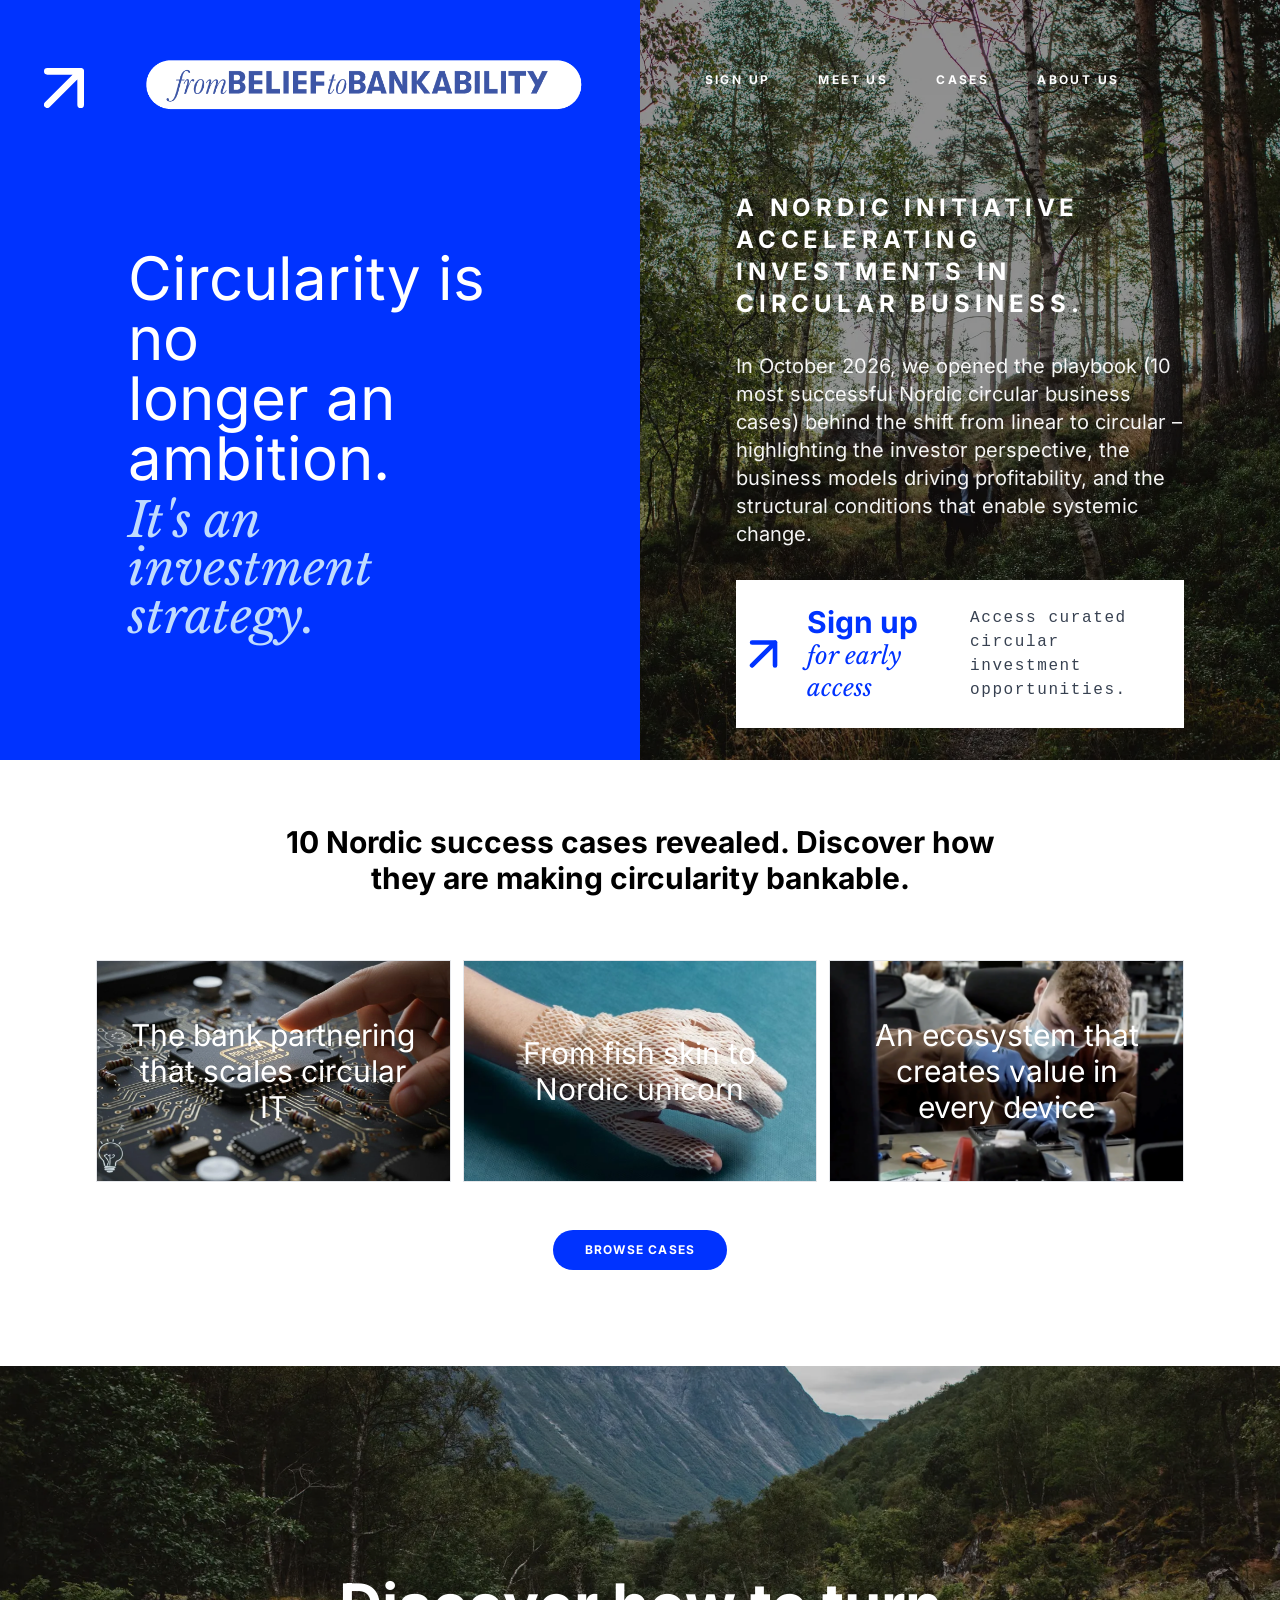
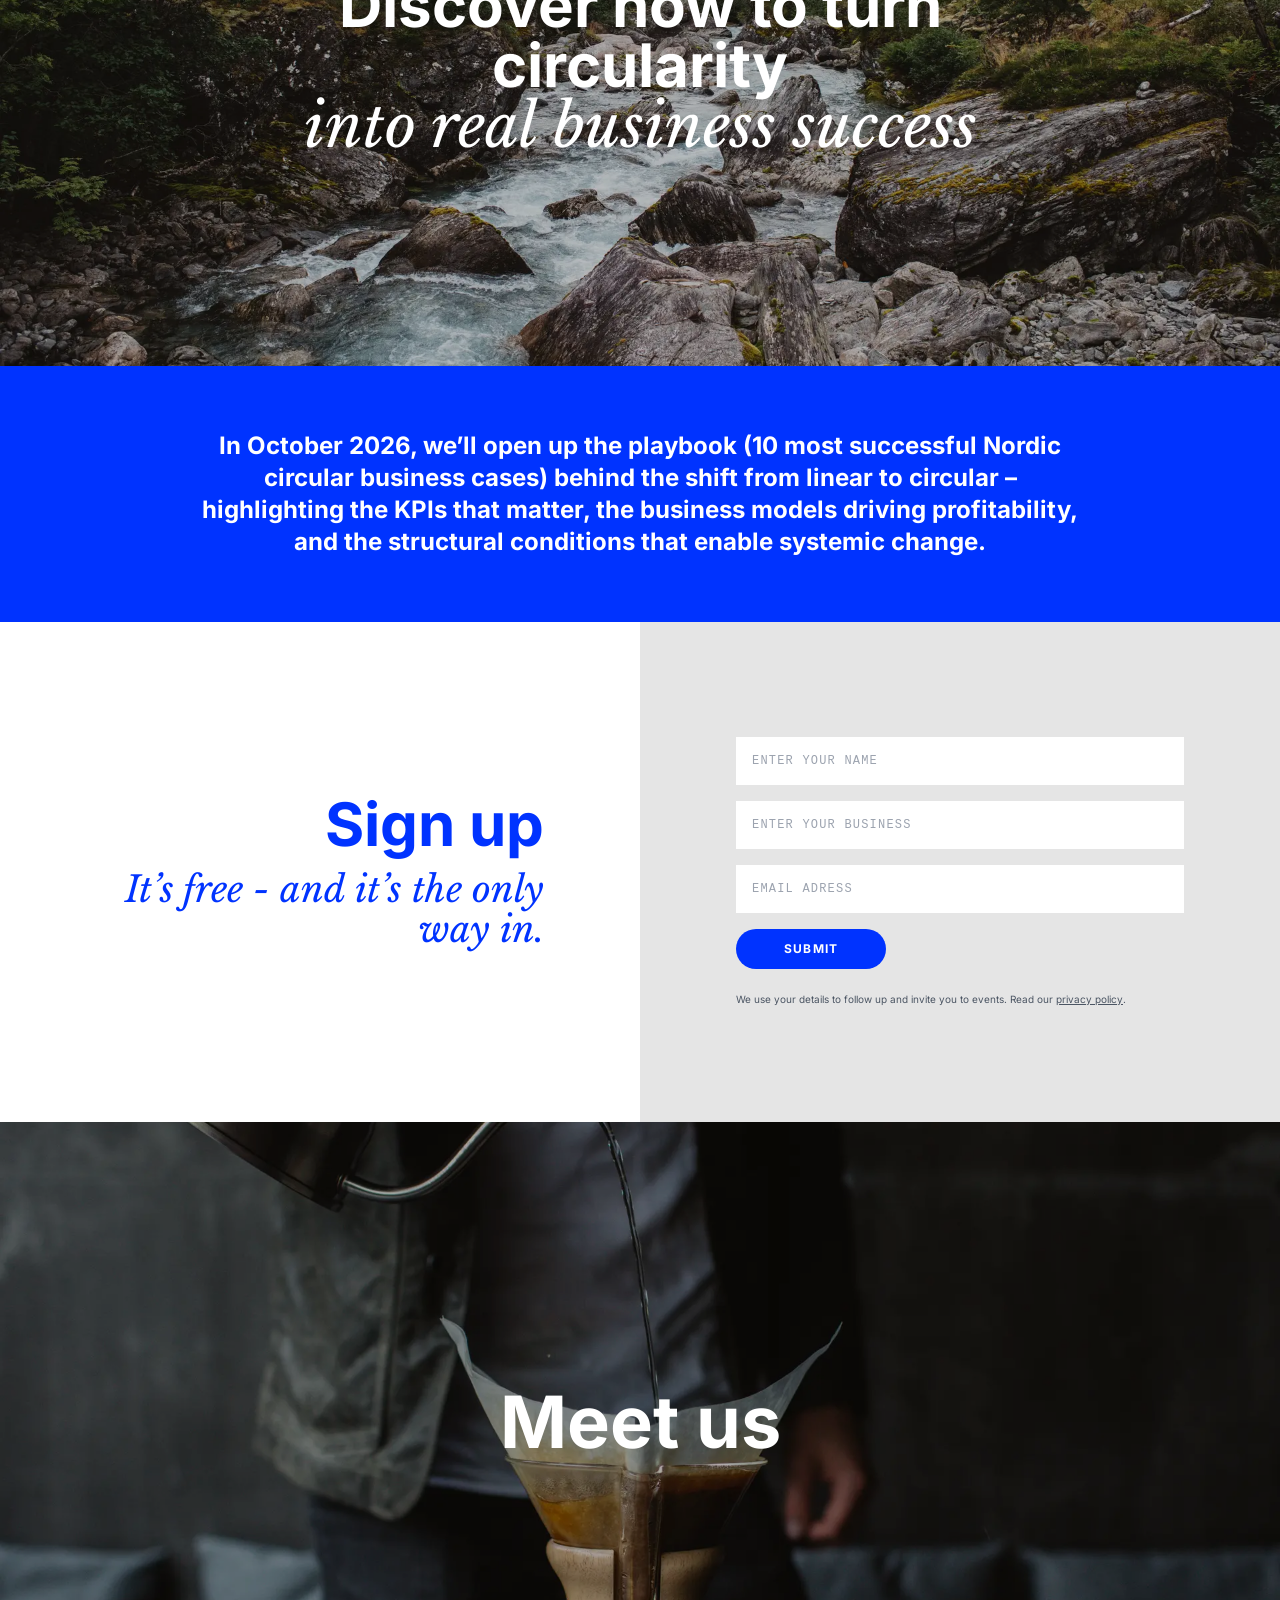
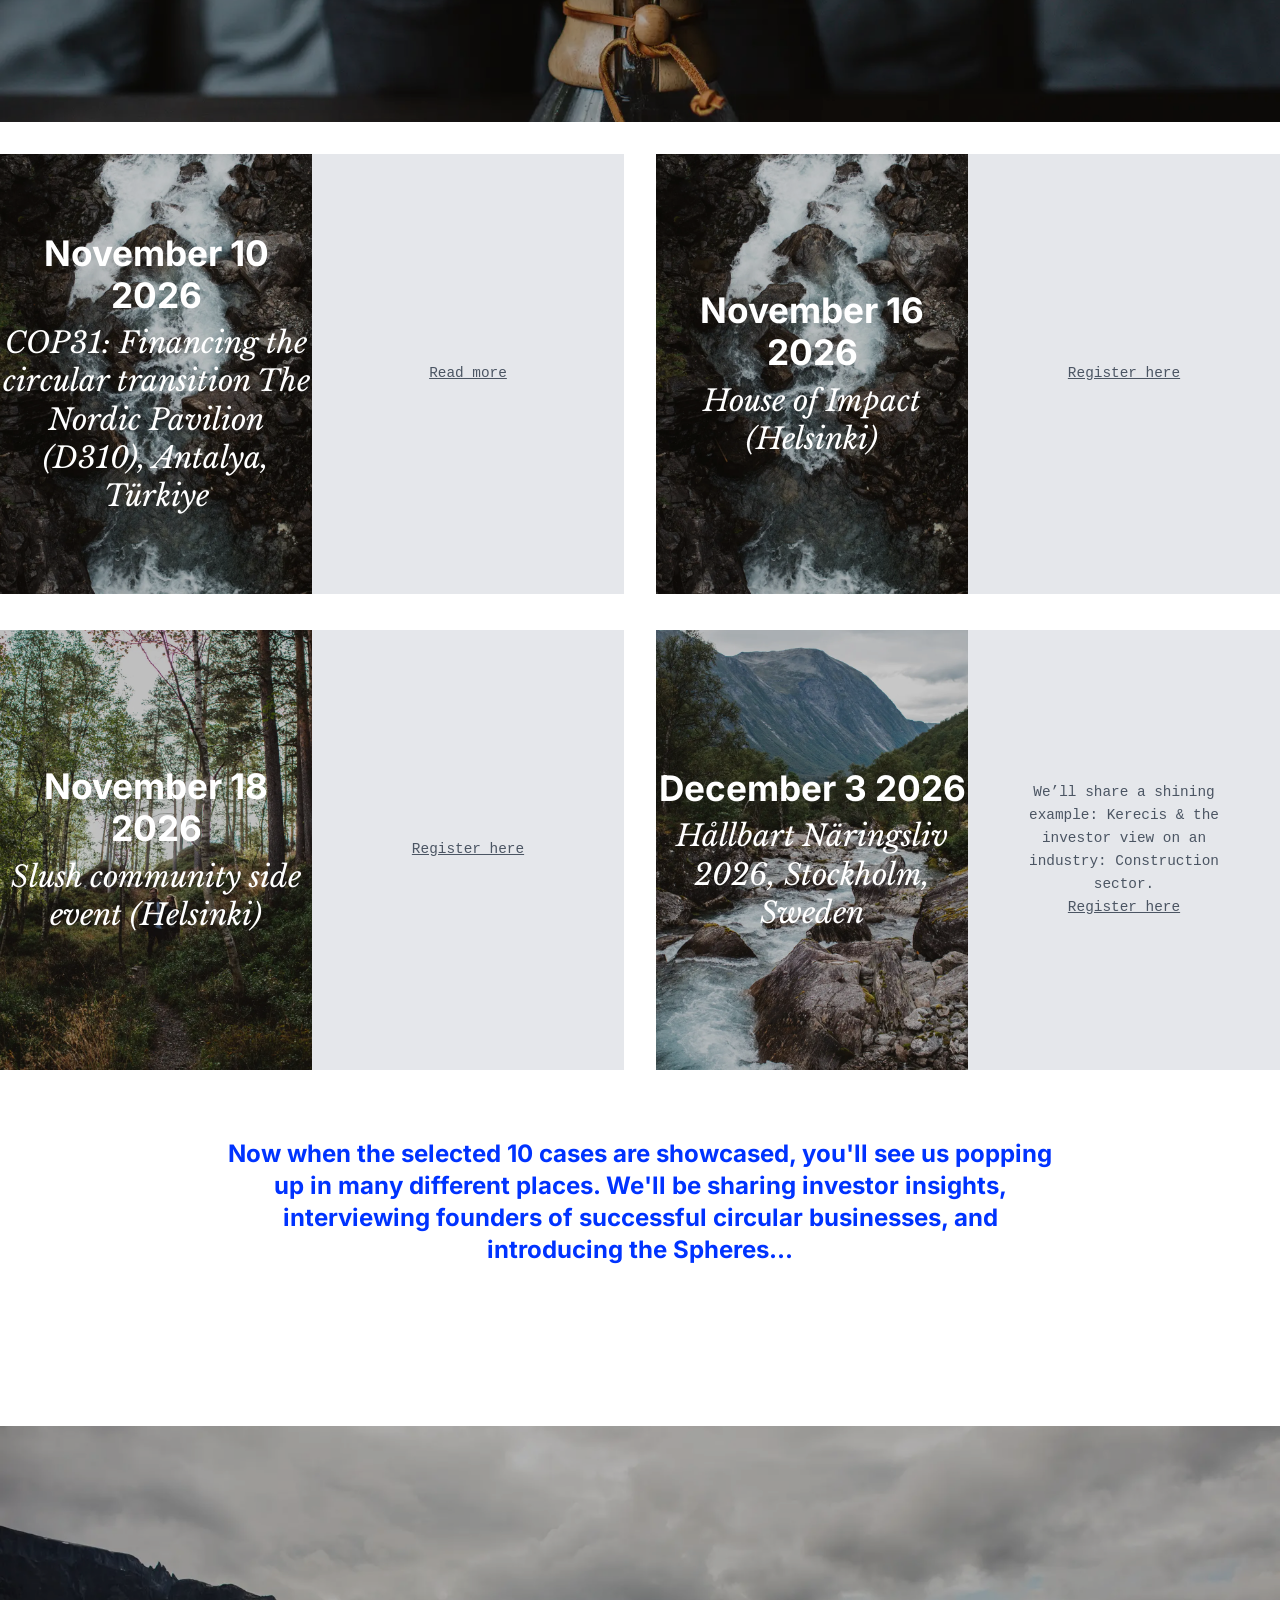
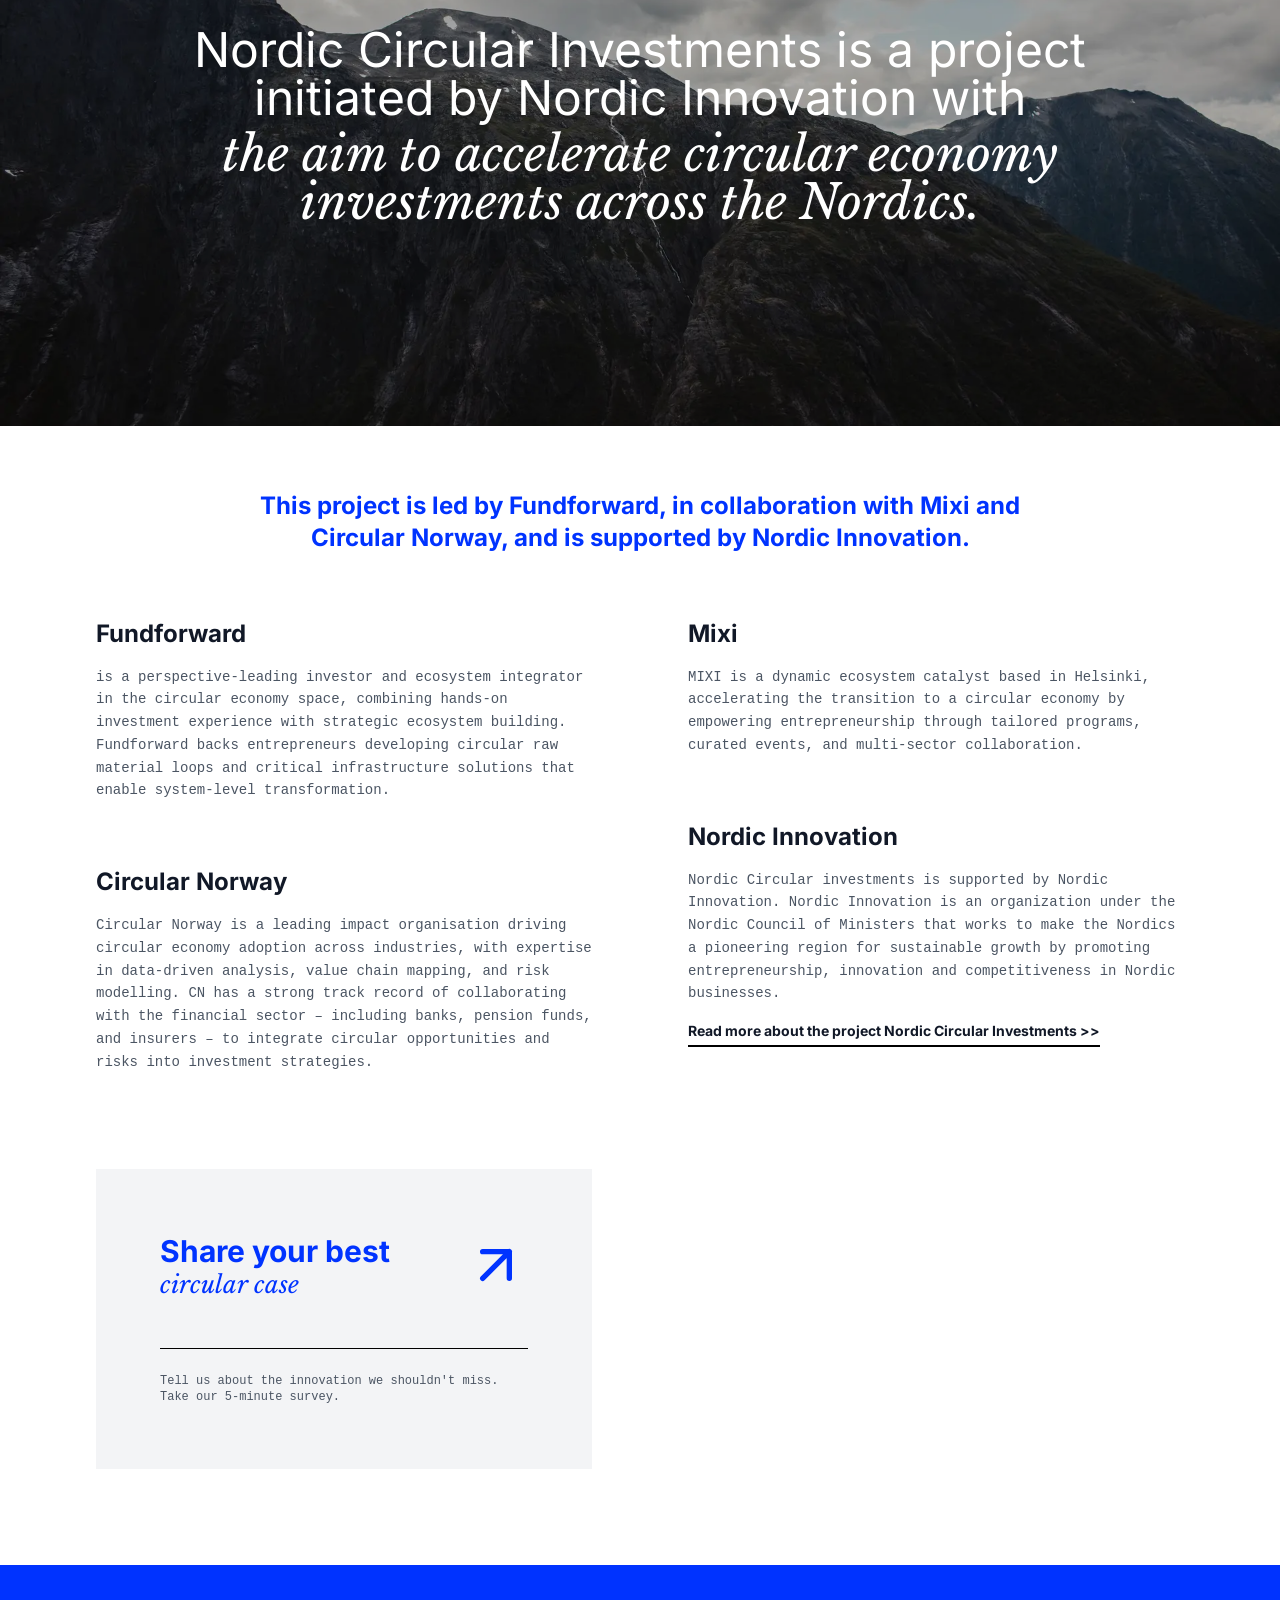
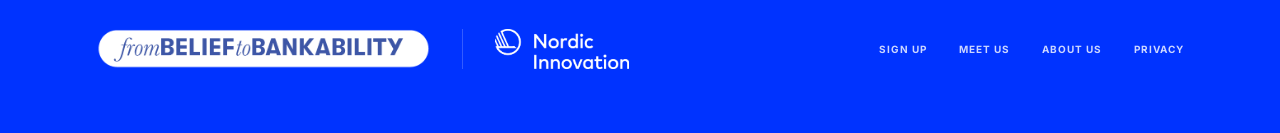
<file: index.html>
<!DOCTYPE html>
<html lang="sv" class="scroll-smooth">

<head>
    <meta charset="UTF-8">
    <meta name="viewport" content="width=device-width, initial-scale=1.0">
    <link rel="icon" href="/favicon.svg" type="image/svg+xml">
    <link rel="icon" href="/favicon.ico" sizes="32x32">
    <link rel="apple-touch-icon" href="/apple-touch-icon.png">
    <link rel="manifest" href="/site.webmanifest">
    <meta name="theme-color" content="#0033FF">
    <title>Nordic Circular Investments | From Belief to Bankability</title>
    <link rel="stylesheet" href="tailwind.css">
    <link rel="stylesheet" href="site-header.css">
    <script src="site-header.js" defer></script>
    <style>
        body {
            font-family: 'Inter', sans-serif;
        }

        .serif-italic {
            font-family: 'Libre Baskerville', serif;
            font-style: italic;
            font-weight: 400;
        }

        .event-grid {
            margin-top: 2rem;
        }

        .event-item,
        .event-card {
            min-height: 440px;
        }

        .event-image,
        .event-copy {
            min-height: 440px;
        }

        .event-copy {
            padding: 2rem;
        }

        .event-copy p {
            font-size: 0.90rem;
            line-height: 1.6;
        }

        .event-image .text-4xl {
            font-size: clamp(1.7rem, 2.8vw, 2.2rem);
            line-height: 1.2;
            margin-bottom: 0.5rem;
        }

        .event-image .text-3xl {
            font-size: clamp(1.5rem, 2.3vw, 1.9rem);
            line-height: 1.3;
        }

        @media (max-width: 767px) {
            .event-item,
            .event-card {
                min-height: 220px;
            }

            .event-image,
            .event-copy {
                min-height: 220px;
            }

            .event-copy {
                padding: 1rem;
            }

            .event-copy p {
                font-size: 0.95rem;
                line-height: 1.5;
            }
        }
    </style>
</head>

<body class="bg-white text-gray-900 overflow-x-hidden">
    <site-header data-page="home"></site-header>

    <section id="home" class="grid grid-cols-1 md:grid-cols-2">
        <div class="bg-[#0033FF] text-white px-8 md:px-32 flex flex-col justify-center pt-48 pb-16">
            <h1 class="text-4xl md:text-6xl leading-tight mb-2">Circularity is no <br> longer an ambition.</h1>
            <p class="text-3xl md:text-5xl serif-italic text-blue-200">It's an investment strategy.</p>
        </div>

        <div class="relative flex items-center justify-center p-8 pt-24 md:pt-48 text-white min-h-[200px] md:min-h-0">
            <img src="images/DTS_NORDIC_by Gregory Woodman_004.webp" alt="Forest"
                class="absolute inset-0 w-full h-full object-cover">
            <div class="absolute inset-0 bg-black/40"></div>

            <div class="relative z-10 space-y-8">
                <h2 class="text-lg md:text-2xl font-bold tracking-[0.2em] uppercase max-w-sm md:max-w-md mx-auto">
                    A Nordic initiative accelerating investments in circular business.
                </h2>
                <p class="text-base md:text-xl leading-relaxed opacity-95 font-light max-w-sm md:max-w-md mx-auto">
                    In October 2026, we opened the playbook (10 most successful Nordic circular business cases) 
                    behind the shift from linear to circular – highlighting the investor perspective, the business 
                    models driving profitability, and the structural conditions that enable systemic change.
                </p>
                <section class="bg-white w-full max-w-sm md:max-w-md mx-auto">
                    <a href="#signup-form" class="hover:opacity-100 transition">
                        <div class="px-4 md:px-0 py-6">
                            <div class="grid grid-cols-1 md:grid-cols-2 gap-5 items-center">
                                <div class="flex items-center gap-4">
                                    <svg class="w-16 h-16 text-[#0033FF]" fill="none" stroke="currentColor" viewBox="0 0 24 24">
                                        <path stroke-linecap="round" stroke-linejoin="round" stroke-width="2"
                                            d="M7 17L17 7M17 7H7M17 7v10" />
                                    </svg>
                                    <div class="text-[#0033FF]">
                                        <h3 class="text-3xl font-bold">Sign up</h3>
                                        <p class="text-2xl serif-italic italic">for early access</p>

                                    </div>
                                </div>
                                <div class="text-sm md:text-base font-mono tracking-widest text-gray-700">
                                    Access curated circular<br />investment opportunities.
                                </div>
                            </div>
                        </div>
                    </a>
                </section>
            </div>
        </div>
    </section>
    <div class="bg-white text-black py-16 px-8 text-center">
        <h2 class="text-xl md:text-3xl font-bold max-w-3xl mx-auto">
            10 Nordic success cases revealed. Discover how they are making circularity bankable.
        </h2>
    </div>
    
    <section id="cases" hidden class="max-w-7xl mx-auto px-8 md:px-24 pb-24">
        <div class="grid grid-cols-1 sm:grid-cols-1 lg:grid-cols-3 gap-3">
            <a href="cases/3STEPIT/index.html" class="relative group" aria-label="The bank partnering that scales circular IT">
                <div
                    class="relative aspect-[16/9] md:aspect-[8/5] bg-gray-100 overflow-hidden flex flex-col items-center justify-center border border-gray-200 group">
                    <img src="cases/3STEPIT/Data/inklistrad-film-77044.webp"
                        class="absolute inset-0 w-full h-full object-cover group-hover:opacity-20 transition"
                        alt="">
                    <div class="relative z-10 text-center py-16 px-8 ">
                        <p class="text-3xl text-[#FFFFFF]">The bank partnering that scales circular IT</p>
                    </div>
                </div>
            </a>
            <a href="cases/Kerecis/index.html" class="relative group" aria-label="Explore From fish skin to Nordic unicorn">
                <div
                    class="relative aspect-[16/9] md:aspect-[8/5] bg-gray-100 overflow-hidden flex flex-col items-center justify-center border border-gray-200 group">
                    <img src="cases/Kerecis/Data/pasted-movie-77152.webp"
                        class="absolute inset-0 w-full h-full object-cover group-hover:opacity-20 transition"
                        alt="">
                    <div class="relative z-10 text-center py-16 px-8 ">
                        <p class="text-3xl text-[#FFFFFF]">From fish skin to Nordic unicorn</p>
                    </div>
                </div>
            </a>
            <div
                class="relative aspect-[16/9] md:aspect-[8/5] bg-gray-100 overflow-hidden flex flex-col items-center justify-center border border-gray-200 group">
                <a href="cases/Foxway/index.html" class="relative group" aria-label="An ecosystem that creates value in every device">
                    <img src="cases/Foxway/Data/inklistrad-film-76983.webp"
                        class="absolute inset-0 w-full h-full object-cover group-hover:opacity-20 transition"
                        alt="">
                    <div class="relative z-10 text-center py-16 px-8 ">
                        <p class="text-3xl text-[#FFFFFF]">An ecosystem that creates value in every device</p>
                    </div>
                </a>
            </div>
        </div>
        <div class="mt-12 text-center">
            <a href="cases.html"
                class="inline-block bg-[#0033FF] text-white px-8 py-3 rounded-full font-bold uppercase tracking-widest text-xs hover:bg-blue-700 transition">Browse
                Cases</a>
        </div>
    </section>

    <!-- <section class="grid grid-cols-1 md:grid-cols-2 min-h-[600px]">
        <div class="relative">
            <img src="images/DTS_NORDIC_by Gregory Woodman_006.webp" class="absolute inset-0 w-full h-full object-cover" alt="">
            <div class="absolute inset-0 flex flex-col justify-end p-12 text-white">
                <h2 class="text-4xl md:text-5xl font-bold mb-4">Get the insights</h2>
                <p class="text-2xl md:text-3xl serif-italic italic opacity-90">behind the cases</p>
            </div>
        </div>
        <div class="bg-[#0033FF] text-white p-12 md:p-24 flex flex-col justify-center items-start">
            <p class="text-lg md:text-xl leading-relaxed mb-12">Sign-up to receive the cases as they are released – including interviews, analysis and learnings from the companies and investors.</p>
            <a href="#signup" class="bg-white text-[#0033FF] px-8 py-4 rounded-full font-bold uppercase tracking-widest text-xs">Sign up for early access</a>
        </div>
    </section> -->

    
    <section class="flex flex-col" id="signup">
        <div
            class="relative h-[300px] md:h-[600px] flex flex-col items-center justify-center text-white text-center px-6">
            <img src="images/DTS_NORDIC_by Gregory Woodman_003.webp"
                class="absolute inset-0 w-full h-full object-cover" alt="Team Insights">
            <div class="absolute inset-0 bg-black/20"></div>
            <div class="relative z-10 max-w-4xl">
                <h2 class="text-4xl md:text-6xl font-bold leading-tight">
                    Discover how to turn circularity <br>
                    <span class="serif-italic italic font-normal">into real business success</span>
                </h2>
            </div>
        </div>

        <div class="bg-[#0033FF] text-white py-16 px-8 md:px-24 text-center">
            <div class="max-w-4xl mx-auto">
                <p class="text-x2 md:text-2xl font-bold leading-relaxed">
                    In October 2026, we’ll open up the playbook (10 most successful Nordic circular business cases)
                    behind the shift from linear to circular – highlighting the KPIs that matter, the business models
                    driving profitability, and the structural conditions that enable systemic change.
                </p>
            </div>
        </div>

        <div class="grid grid-cols-1 md:grid-cols-2 min-h-[500px]" id="signup-form">
            <div class="bg-white p-12 md:p-24 flex flex-col justify-center items-start md:items-end text-left md:text-right">
                <div class="max-w-md">
                    <h3 class="text-[#0033FF] text-5xl md:text-6xl font-bold mb-4">Sign up</h3>
                    <p class="text-[#0033FF] text-3xl md:text-4xl serif-italic italic leading-tight">
                        It’s free - and it’s the only way in.
                    </p>
                </div>
            </div>
            <div class="bg-[#E5E5E5] p-12 md:p-24 flex flex-col justify-center items-start">
                <form name="signup" method="POST" netlify data-netlify="true" class="w-full max-w-md space-y-4">
                    <input type="text" name="name" placeholder="ENTER YOUR NAME" required
                        class="w-full p-4 bg-white border-none text-xs tracking-widest font-mono focus:ring-2 focus:ring-[#0033FF] outline-none">

                    <input type="text" name="business" placeholder="ENTER YOUR BUSINESS" required
                        class="w-full p-4 bg-white border-none text-xs tracking-widest font-mono focus:ring-2 focus:ring-[#0033FF] outline-none">

                    <input type="email" name="email" placeholder="EMAIL ADRESS" required
                        class="w-full p-4 bg-white border-none text-xs tracking-widest font-mono focus:ring-2 focus:ring-[#0033FF] outline-none">

                    <button type="submit"
                        class="bg-[#0033FF] text-white px-12 py-3 rounded-full text-xs font-bold uppercase tracking-widest hover:bg-blue-700 transition">
                        Submit
                    </button>
                    <p class="pt-2 text-[10px] leading-snug text-gray-600">We use your details to follow up and invite you to events. Read our <a href="privacy.html" class="underline">privacy policy</a>.</p>
                </form>
            </div>
            
        </div>
    </section>

    <section id="meet-us" class="bg-white md:mb-24">        
        <div
            class="relative h-[300px] md:h-[600px] flex flex-col items-center justify-center text-white text-center px-4">
            <img src="images/DTS_NORDIC_by Gregory Woodman_009.webp" class="absolute inset-0 w-full h-full object-cover"
                alt="Meet us">
            <div class="absolute inset-0 bg-black/30"></div>
            <h2 class="relative z-10 text-5xl md:text-7xl font-bold">Meet us</h2>
        </div>

        <!-- WIP
        <div class="grid grid-cols-1 sm:grid-cols-2 lg:grid-cols-4 gap-4">
            <div
                class="relative aspect-[16/4] md:aspect-square bg-gray-100 overflow-hidden flex flex-col items-center justify-center border border-gray-200 group">
                <img src="images/DTS_NORDIC_by Gregory Woodman_002.webp"
                    class="absolute inset-0 w-full h-full object-cover opacity-10 group-hover:opacity-20 transition"
                    alt="">
                <div class="relative z-10 text-center">
                    <p class="text-4xl md:text-5xl font-bold mb-2"></p>
                    <p class="text-3xl md:text-4xl serif-italic italic"></p>

                    <p class="text-[10px] uppercase font-bold text-gray-400 mb-2">WCEF2026</p>
                    <p class="text-[10px] uppercase font-bold text-gray-400 mb-2">

                    Meet <a href="https://www.linkedin.com/company/fund-forward" target="_blank" class="underline">Fundforward</a> and 
                    <a href="https://www.linkedin.com/in/fredrik-blomquist-startup/" target="_blank" class="underline">Fredrik Blomquist Lundli</a> 
                    at this leading impact investment event.
                    <br/><a href="https://www.thedropconf.com/" class="underline">https://www.thedropconf.com/</a>                        
                    
                    </p>
                    <p class="text-sm font-bold text-[#0033FF]">The Drop - Malmö</p>
                    <p class="text-sm font-bold text-[#0033FF]">September 15 2026</p>
                </div>
            </div>
            <div
                class="relative aspect-[16/4] md:aspect-square bg-gray-100 overflow-hidden flex flex-col items-center justify-center border border-gray-200 group">
                <img src="images/DTS_NORDIC_by Gregory Woodman_003.webp"
                    class="absolute inset-0 w-full h-full object-cover opacity-10 group-hover:opacity-20 transition"
                    alt="">
                <div class="relative z-10 text-center">
                    <p class="text-[10px] uppercase font-bold text-gray-400 mb-2">Case #02</p>
                    <p class="text-sm font-bold text-[#0033FF]">UNVEILING 26 OCTOBER</p>
                </div>
            </div>
            <div
                class="relative aspect-[16/4] md:aspect-square bg-gray-100 overflow-hidden flex flex-col items-center justify-center border border-gray-200 group">
                <img src="images/DTS_NORDIC_by Gregory Woodman_008.webp"
                    class="absolute inset-0 w-full h-full object-cover opacity-10 group-hover:opacity-20 transition"
                    alt="">
                <div class="relative z-10 text-center">
                    <p class="text-[10px] uppercase font-bold text-gray-400 mb-2">Case #03</p>
                    <p class="text-sm font-bold text-[#0033FF]">UNVEILING 26 OCTOBER</p>
                </div>
            </div>
            <div
                class="relative aspect-[16/4] md:aspect-square bg-gray-100 overflow-hidden flex flex-col items-center justify-center border border-gray-200 group">
                <img src="images/DTS_NORDIC_by Gregory Woodman_0010.webp"
                    class="absolute inset-0 w-full h-full object-cover opacity-10 group-hover:opacity-20 transition"
                    alt="">
                <div class="relative z-10 text-center">
                    <p class="text-[10px] uppercase font-bold text-gray-400 mb-2">Case #04</p>
                    <p class="text-sm font-bold text-[#0033FF]">UNVEILING 26 OCTOBER</p>
                </div>
            </div>
        </div>
        <div class="mt-12 text-center">
            <button
                class="bg-[#0033FF] text-white px-8 py-3 rounded-full font-bold uppercase tracking-widest text-xs">Browse
                Cases</button>
        </div>
        -->

        <div class="grid grid-cols-1 md:grid-cols-2 gap-4 md:gap-8 event-grid">
            <!-- <article class="event-item">
                <div class="event-card grid grid-cols-1 md:grid-cols-2">
                    <div
                        class="event-image relative h-[300px] md:h-[440px] flex flex-col justify-center items-center text-white md:mb-1">
                        <img src="images/DTS_NORDIC_by Gregory Woodman_002.webp"
                            class="absolute inset-0 w-full h-full object-cover" alt="Stockholm Event">
                        <div class="absolute inset-0 bg-black/20"></div>
                        <div class="relative z-10 text-center">
                            <p class="text-4xl md:text-5xl font-bold mb-2">September 15-16 2026</p>
                            <p class="text-3xl md:text-4xl serif-italic italic">The Drop - Malmö</p>
                        </div>
                    </div>
                    <div
                        class="event-copy bg-gray-200 flex flex-col justify-center items-center text-center space-y-8 md:mb-1">
                        <p class="text-gray-600 font-mono">
                            Meet <a href="https://www.linkedin.com/company/fund-forward" target="_blank" class="underline">Fundforward</a> and 
                            <a href="https://www.linkedin.com/in/fredrik-blomquist-startup/" target="_blank" class="underline">Fredrik Blomquist Lundli</a> 
                            at this leading impact investment event.
                            <br/><a href="https://www.thedropconf.com/" class="underline">https://www.thedropconf.com/</a>
                        </p>          
                    </div>
                </div>
            </article> -->

            <!-- <article class="event-item">
                <div class="event-card grid grid-cols-1 md:grid-cols-2">
                    <div
                        class="event-image relative h-[300px] md:h-[440px] flex flex-col justify-center items-center text-white md:mb-1">
                        <img src="images/DTS_NORDIC_by Gregory Woodman_001.webp"
                            class="absolute inset-0 w-full h-full object-cover" alt="Stockholm Event">
                        <div class="absolute inset-0 bg-black/20"></div>
                        <div class="relative z-10 text-center">
                            <p class="text-4xl md:text-5xl font-bold mb-2">September 17 2026</p>
                            <p class="text-3xl md:text-4xl serif-italic italic">The World Circular Economy Forum WCEF<br/>Accelerator Session (Online)</p>
                        </div>
                    </div>
                    <div
                        class="event-copy bg-gray-200 flex flex-col justify-center items-center text-center space-y-8 md:mb-1">
                        <p class="text-gray-600 font-mono">
                            Building and Financing Circular Value Chains: Live Cases from India and the Nordics Led by <a href="https://www.linkedin.com/company/strideventures/" target="_blank" class="underline">Stride Asset Management, Nordic Innovation</a>, and the <strong>Nordic Circular Investments team</strong>.<br/>
                            <a href="https://docs.google.com/forms/d/e/1FAIpQLSdIdqmqi3CmFYW9n0aS_QhNQltJRhFxJBVdDFYMg6PVKYt0Pg/viewform?usp=send_form" class="underline" target="_blank">Please register here</a>
                        </p>
                    </div>
                </div>
            </article> -->

            <!-- <article class="event-item">
                <div class="event-card grid grid-cols-1 md:grid-cols-2">
                    <div
                        class="event-image relative h-[300px] md:h-[440px] flex flex-col justify-center items-center text-white md:mb-1">
                        <img src="images/DTS_NORDIC_by Gregory Woodman_003.webp"
                            class="absolute inset-0 w-full h-full object-cover" alt="Stockholm Event">
                        <div class="absolute inset-0 bg-black/20"></div>
                        <div class="relative z-10 text-center">
                            <p class="text-4xl md:text-5xl font-bold mb-2">October 1st 2026</p>
                            <p class="text-3xl md:text-4xl serif-italic italic">Stockholm Impact Days<br/>(Stockholm & online)</p>
                        </div>
                    </div>
                    <div
                        class="event-copy bg-gray-200 flex flex-col justify-center items-center text-center space-y-8 md:mb-1">
                        <p class="text-gray-600 font-mono">
                            We are going to have a session focused on "Investors' Perspectives on Financing Urban Innovation", October 1st. See <a href="https://public.paloma.se/webversion?cid=26772&cmg=31d23684-96ad-485a-8327-fdc745b1b8d5&g=9a7de797-c76d-4c33-a83c-e25f4a8e3777&languageCode=sv" class="underline" target="_blank">here</a> more info & registration link
                        </p>
                    </div>
                </div>
            </article> -->

            <!--
            <article class="event-item">
                <div class="event-card grid grid-cols-1 md:grid-cols-2">
                    <div
                        class="event-image relative h-[300px] md:h-[440px] flex flex-col justify-center items-center text-white md:mb-1">
                        <img src="images/DTS_NORDIC_by Gregory Woodman_0014.webp"
                            class="absolute inset-0 w-full h-full object-cover" alt="Stockholm Event">
                        <div class="absolute inset-0 bg-black/20"></div>
                        <div class="relative z-10 text-center">
                            <p class="text-4xl md:text-5xl font-bold mb-2">October 26 2026 </p>
                            <p class="text-3xl md:text-4xl serif-italic italic">The Nordic Circular Investments<br/>Main Event (Online)</p>
                        </div>
                    </div>
                    <div
                        class="event-copy bg-gray-200 flex flex-col justify-center items-center text-center space-y-8 md:mb-1">
                        <p class="text-gray-600 font-mono">
                            We'll reveal the Ten Best Nordic Circular Cases. <br/>
                            <a href="https://forms.gle/VekkdX3bwyaaVNaZA" class="underline" target="_blank">Register here</a>
                        </p>
                    </div>
                </div>
            </article>
            -->

            <article class="event-item">
                <div class="event-card grid grid-cols-1 md:grid-cols-2">
                    <div
                        class="event-image relative h-[300px] md:h-[440px] flex flex-col justify-center items-center text-white md:mb-1">
                        <img src="images/DTS_NORDIC_by Gregory Woodman_002.webp"
                            class="absolute inset-0 w-full h-full object-cover" alt="COP31">
                        <div class="absolute inset-0 bg-black/20"></div>
                        <div class="relative z-10 text-center">
                            <p class="text-4xl md:text-5xl font-bold mb-2">November 10 2026</p>
                            <p class="text-3xl md:text-4xl serif-italic italic">
                                COP31: Financing the circular transition
                                The Nordic Pavilion (D310), Antalya, Türkiye
                            </p>
                        </div>
                    </div>
                    <div
                        class="event-copy bg-gray-200 flex flex-col justify-center items-center text-center space-y-8 md:mb-1">
                        <p class="text-gray-600 font-mono">
                            <a href="https://nordicinnovation.org/events/2026/cop31-financing-circular-transition" class="underline" target="_blank">Read more</a>
                        </p>
                    </div>
                </div>
            </article>

            <article class="event-item">
                <div class="event-card grid grid-cols-1 md:grid-cols-2">
                    <div
                        class="event-image relative h-[300px] md:h-[440px] flex flex-col justify-center items-center text-white md:mb-1">
                        <img src="images/DTS_NORDIC_by Gregory Woodman_002.webp"
                            class="absolute inset-0 w-full h-full object-cover" alt="House of Impact (Helsinki)">
                        <div class="absolute inset-0 bg-black/20"></div>
                        <div class="relative z-10 text-center">
                            <p class="text-4xl md:text-5xl font-bold mb-2">November 16 2026</p>
                            <p class="text-3xl md:text-4xl serif-italic italic">
                                House of Impact (Helsinki)
                            </p>
                        </div>
                    </div>
                    <div
                        class="event-copy bg-gray-200 flex flex-col justify-center items-center text-center space-y-8 md:mb-1">
                        <p class="text-gray-600 font-mono">
                            <a href="https://www.hoi.house/" class="underline" target="_blank">Register here</a>
                        </p>
                    </div>
                </div>
            </article>

            <article class="event-item">
                <div class="event-card grid grid-cols-1 md:grid-cols-2">
                    <div
                        class="event-image relative h-[300px] md:h-[440px] flex flex-col justify-center items-center text-white md:mb-1">
                        <img src="images/DTS_NORDIC_by Gregory Woodman_004.webp"
                            class="absolute inset-0 w-full h-full object-cover" alt="Slush community side event (Helsinki)">
                        <div class="absolute inset-0 bg-black/20"></div>
                        <div class="relative z-10 text-center">
                            <p class="text-4xl md:text-5xl font-bold mb-2">November 18 2026</p>
                            <p class="text-3xl md:text-4xl serif-italic italic">
                                Slush community side event (Helsinki)
                            </p>
                        </div>
                    </div>
                    <div
                        class="event-copy bg-gray-200 flex flex-col justify-center items-center text-center space-y-8 md:mb-1">
                        <p class="text-gray-600 font-mono">
                            <a href="https://luma.com/w9rzqtnr" class="underline" target="_blank">Register here</a>
                        </p>
                    </div>
                </div>
            </article>

            <article class="event-item">
                <div class="event-card grid grid-cols-1 md:grid-cols-2">
                    <div
                        class="event-image relative h-[300px] md:h-[440px] flex flex-col justify-center items-center text-white md:mb-1">
                        <img src="images/DTS_NORDIC_by Gregory Woodman_003.webp"
                            class="absolute inset-0 w-full h-full object-cover" alt="Hållbart Näringsliv 2026">
                        <div class="absolute inset-0 bg-black/20"></div>
                        <div class="relative z-10 text-center">
                            <p class="text-4xl md:text-5xl font-bold mb-2">December 3 2026</p>
                            <p class="text-3xl md:text-4xl serif-italic italic">
                                Hållbart Näringsliv 2026, Stockholm, Sweden
                            </p>
                        </div>
                    </div>
                    <div
                        class="event-copy bg-gray-200 flex flex-col justify-center items-center text-center space-y-8 md:mb-1">
                        <p class="text-gray-600 font-mono">
                            We’ll share a shining example: Kerecis & the investor view on an industry: Construction sector.<br/>

                            <a href="https://www.sw.bonniernewsevents.se/hallbart-naringsliv-2026" class="underline" target="_blank">Register here</a>
                        </p>
                    </div>
                </div>
            </article>            
        </div>

        <div class="max-w-4xl mx-auto py-16 px-8 text-center space-y-6">
            <p class="text-[#0033FF] text-xl md:text-2xl font-bold leading-relaxed">
                Now when the selected 10 cases are showcased, you'll see us popping up in many different places. 
                We'll be sharing investor insights, interviewing founders of successful circular businesses, and introducing the Spheres... 
            </p>
            <!--<p class="text-[#0033FF] text-lg font-bold">See below for where you can meet us!</p>-->
        </div>
        
    </section>



    <section id="about" class="bg-white">
        <div
            class="relative h-[400px] md:h-[600px] flex flex-col items-center justify-center text-white text-center px-6">
            <img src="images/DTS_NORDIC_by Gregory Woodman_001.webp" class="absolute inset-0 w-full h-full object-cover"
                alt="About initiative">
            <div class="absolute inset-0 bg-black/30"></div>
            <div class="relative z-10 max-w-5xl">
                <h2 class="text-3xl md:text-5xl leading-tight mb-2">
                    Nordic Circular Investments is a project initiated by Nordic Innovation with 
                </h2>
                <p class="text-3xl md:text-5xl serif-italic ">the aim to accelerate circular economy investments across the Nordics.</p>
            </div>
        </div>

        <div class="max-w-4xl mx-auto py-16 px-8 text-center">
            <p class="text-[#0033FF] text-xl md:text-2xl font-bold">
                This project is led by Fundforward, in collaboration with Mixi and Circular Norway, and is supported by Nordic Innovation.
            </p>
        </div>

        <div class="max-w-7xl mx-auto px-8 md:px-24 pb-24 grid grid-cols-1 md:grid-cols-2 gap-16 md:gap-24">
            <div class="space-y-16">
                <div class="space-y-4">
                    <h3 class="text-2xl font-bold">Fundforward</h3>
                    <p class="text-gray-600 leading-relaxed font-mono text-sm">
                        is a perspective-leading investor and ecosystem integrator in the circular economy space,
                        combining hands-on investment experience with strategic ecosystem building. Fundforward backs
                        entrepreneurs developing circular raw material loops and critical infrastructure solutions that
                        enable system-level transformation.
                    </p>
                </div>
                <div class="space-y-4">
                    <h3 class="text-2xl font-bold">Circular Norway</h3>
                    <p class="text-gray-600 leading-relaxed font-mono text-sm">
                        Circular Norway is a leading impact organisation driving circular economy adoption across
                        industries, with expertise in data-driven analysis, value chain mapping, and risk modelling. CN
                        has a strong track record of collaborating with the financial sector – including banks, pension
                        funds, and insurers – to integrate circular opportunities and risks into investment strategies.
                    </p>
                </div>
            </div>

            <div class="space-y-16">
                <div class="space-y-4">
                    <h3 class="text-2xl font-bold">Mixi</h3>
                    <p class="text-gray-600 leading-relaxed font-mono text-sm">
                        MIXI is a dynamic ecosystem catalyst based in Helsinki, accelerating the transition to a
                        circular economy by empowering entrepreneurship through tailored programs, curated events, and
                        multi-sector collaboration.
                    </p>
                </div>

                <div class="space-y-4">
                    <h3 class="text-2xl font-bold">Nordic Innovation</h3>
                    <p class="text-gray-600 leading-relaxed font-mono text-sm">
                        Nordic Circular investments is supported by Nordic Innovation. Nordic Innovation is an organization 
                        under the Nordic Council of Ministers that works to make the Nordics a pioneering region for 
                        sustainable growth by promoting entrepreneurship, innovation and competitiveness in Nordic businesses.
                    </p>
                    <a href="https://www.nordicinnovation.org/programs/nordic-circular-investments" target="_blank"
                        class="inline-block text-sm font-bold border-b-2 border-black pb-1 hover:text-[#0033FF] hover:border-[#0033FF] transition">
                        Read more about the project Nordic Circular Investments >>
                    </a>
                </div>                
            </div>
            <div class="space-y-16">
                <!--
                <div class="bg-gray-100 p-10 md:p-16 relative min-h-[300px] flex flex-col justify-between" onclick="location.hash = 'signup'">
                    <div class="flex justify-between items-start">
                        <div class="text-[#0033FF]">
                            <h3 class="text-3xl font-bold">Sign up for</h3>
                            <p class="text-2xl serif-italic italic">early access</p>
                        </div>
                        <svg class="w-16 h-16 text-[#0033FF]" fill="none" stroke="currentColor" viewBox="0 0 24 24">
                            <path stroke-linecap="round" stroke-linejoin="round" stroke-width="2"
                                d="M7 17L17 7M17 7H7M17 7v10" />
                        </svg>
                    </div>
                    <div class="border-t border-black pt-6">
                        <p class="text-xs font-mono text-gray-600">Access curated circular investment opportunities.</p>
                    </div>
                </div>
                -->

                <a href="https://form.typeform.com/to/DwKBsRQ8" target="_blank"
                        class="bg-gray-100 p-10 md:p-16 relative min-h-[300px] flex flex-col justify-between">
                    <div class="flex justify-between items-start">
                        <div class="text-[#0033FF]">
                            <h3 class="text-3xl font-bold">Share your best</h3>
                            <p class="text-2xl serif-italic italic">circular case </p>
                        </div>
                        <svg class="w-16 h-16 text-[#0033FF]" fill="none" stroke="currentColor" viewBox="0 0 24 24">
                            <path stroke-linecap="round" stroke-linejoin="round" stroke-width="2"
                                d="M7 17L17 7M17 7H7M17 7v10" />
                        </svg>
                    </div>
                    <div class="border-t border-black pt-6">
                        <p class="text-xs font-mono text-gray-600">Tell us about the innovation we shouldn't miss. Take our 5-minute survey.</p>
                    </div>
                </a>

            </div>
        </div>
    </section>

    <footer class="bg-[#0033FF] text-white py-16 px-8 md:px-24">
    <div class="max-w-7xl mx-auto flex flex-col md:flex-row justify-between items-center">
        
        <div class="flex items-center gap-8 mb-8 md:mb-0">
            <a href="/" class="block">
                <img src="images/frombelieftobankability_logo_cropped.png" alt="Logo" class="h-10 w-auto object-contain">
            </a>
            <a href="https://www.nordicinnovation.org/" target="_blank" class="block border-l border-white/20 pl-8">
                <img src="images/NordicInnovation_invert.png" alt="Nordic Innovation Logo" class="h-10 w-auto object-contain">
            </a>
        </div>

        <div class="flex space-x-8 text-[10px] uppercase tracking-widest opacity-80 font-bold">
            <a href="#signup" class="hover:opacity-100 transition">Sign up</a>
            <a href="#meet-us" class="hover:opacity-100 transition">Meet us</a>
            <!-- <a href="cases.html" class="hover:opacity-100 transition">Cases</a> -->
            <a href="#about" class="hover:opacity-100 transition">About us</a>
            <a href="privacy.html" class="hover:opacity-100 transition">Privacy</a>
        </div>
    </div>
</footer>

</body>

</html>
</file>
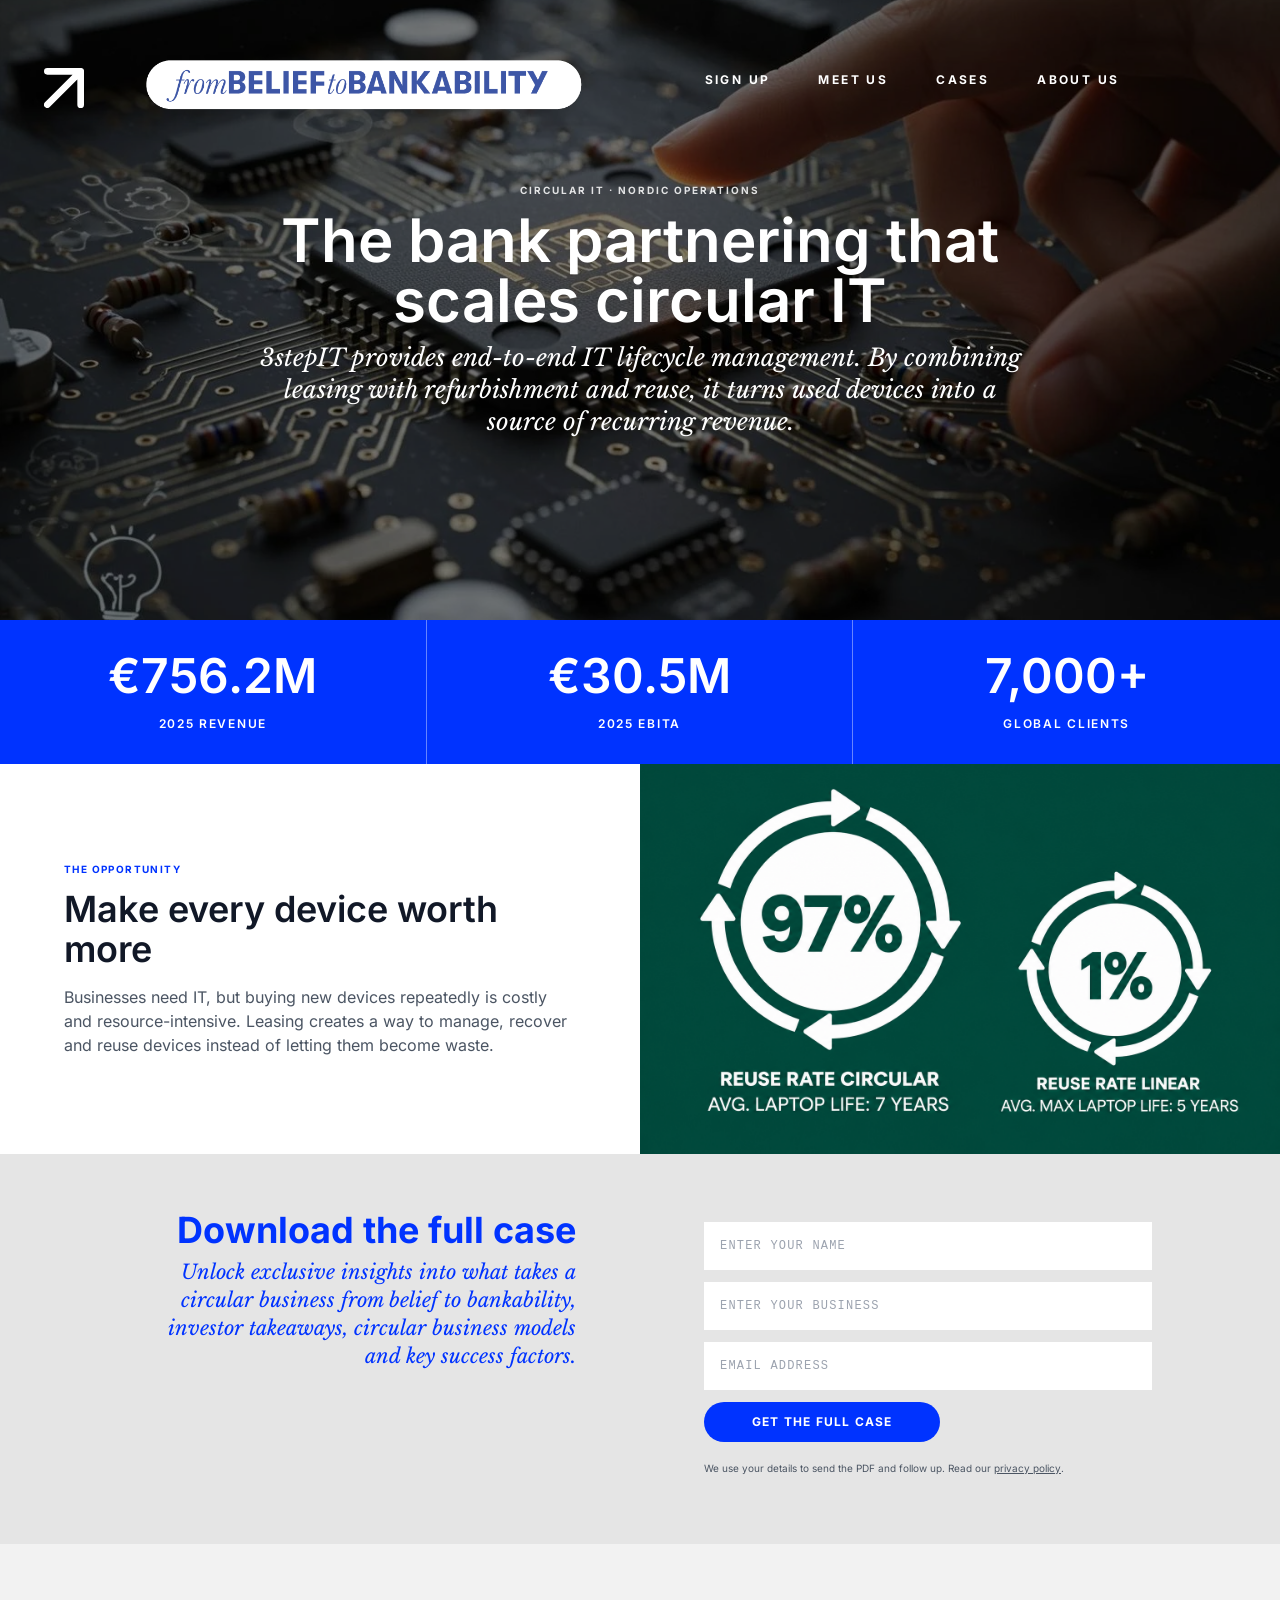
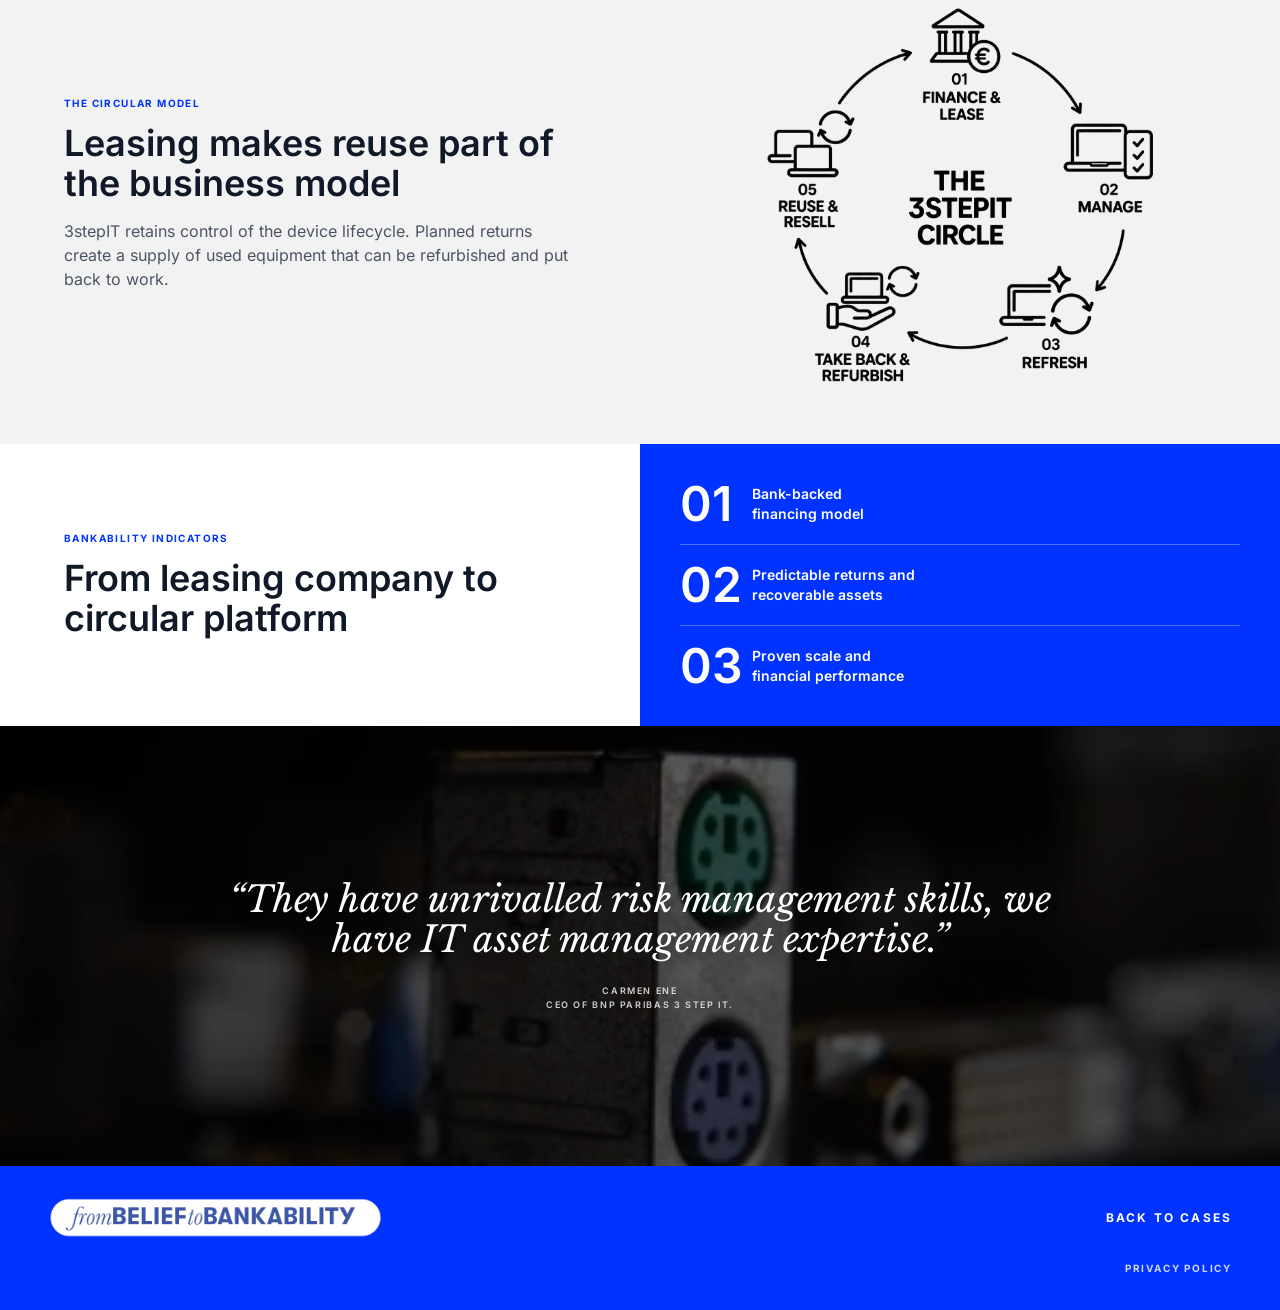
<file: cases/3STEPIT/index.html>
<!DOCTYPE html>
<html lang="en" class="scroll-smooth">

<head>
    <meta charset="UTF-8">
    <meta name="viewport" content="width=device-width, initial-scale=1.0">
    <link rel="icon" href="/favicon.svg" type="image/svg+xml">
    <link rel="icon" href="/favicon.ico" sizes="32x32">
    <link rel="apple-touch-icon" href="/apple-touch-icon.png">
    <link rel="manifest" href="/site.webmanifest">
    <meta name="theme-color" content="#0033FF">
    <meta name="description"
        content="3stepIT helps organisations extend the life of IT equipment through circular leasing, reuse and responsible recovery.">
    <title>3stepIT | Nordic Circular Investments</title>
    <link rel="stylesheet" href="../../tailwind.css">
    <link rel="stylesheet" href="../../site-header.css">
    <script src="../../site-header.js" defer></script>
    <style>
        body {
            font-family: 'Inter', sans-serif;
        }

        .serif-italic {
            font-family: 'Libre Baskerville', serif;
            font-style: italic;
        }

        .case-header site-header {
            height: 80px;
        }

        .case-hero {
            min-height: 300px;
        }

        .case-quote {
            min-height: 300px;
        }

        @media (min-width: 768px) {
            .case-header site-header {
                height: 0;
            }

            .case-hero {
                min-height: 620px;
            }

            .case-quote {
                min-height: 440px;
            }
        }
    </style>
</head>

<body class="overflow-x-hidden bg-white text-gray-900">
    <header class="case-header relative">
        <site-header></site-header>
        <section
            class="case-hero relative flex items-center justify-center overflow-hidden px-5 py-10 text-center text-white md:px-8">
            <img src="Data/inklistrad-film-77044.webp"
                alt="A hand reaching toward a processor on an electronic circuit board"
                class="absolute inset-0 h-full w-full object-cover object-center">
            <div class="absolute inset-0 bg-black/50"></div>
            <div class="relative z-10 mx-auto max-w-3xl">
                <p class="mb-3 text-[10px] font-bold uppercase tracking-[0.2em] text-white/85">Circular IT · Nordic
                    operations</p>
                <h1 class="text-3xl font-semibold leading-tight md:text-6xl">The bank partnering that scales circular IT
                </h1>
                <p class="serif-italic mt-3 text-base leading-relaxed md:text-2xl">
                    3stepIT provides end-to-end IT lifecycle management. By combining leasing with refurbishment and
                    reuse, it turns used devices into a source of recurring revenue.
                </p>
            </div>
        </section>
    </header>

    <main>
        <section aria-label="3stepIT at a glance" class="grid grid-cols-1 bg-[#0033FF] text-white sm:grid-cols-3">
            <div class="border-b border-white/40 px-5 py-5 text-center sm:border-b-0 sm:border-r md:px-8 md:py-8">
                <p class="text-3xl font-semibold leading-none md:text-5xl">€756.2M</p>
                <p
                    class="mt-2 text-[9px] font-semibold uppercase leading-tight tracking-[0.1em] md:mt-4 md:text-xs md:tracking-[0.14em]">
                    2025 revenue</p>
            </div>
            <div class="border-b border-white/40 px-5 py-5 text-center sm:border-b-0 sm:border-r md:px-8 md:py-8">
                <p class="text-3xl font-semibold leading-none md:text-5xl">€30.5M</p>
                <p
                    class="mt-2 text-[9px] font-semibold uppercase leading-tight tracking-[0.1em] md:mt-4 md:text-xs md:tracking-[0.14em]">
                    2025 EBITA</p>
            </div>
            <div class="px-5 py-5 text-center md:px-8 md:py-8">
                <p class="text-3xl font-semibold leading-none md:text-5xl">7,000+</p>
                <p
                    class="mt-2 text-[9px] font-semibold uppercase leading-tight tracking-[0.1em] md:mt-4 md:text-xs md:tracking-[0.14em]">
                    Global Clients</p>
            </div>
        </section>

        <section class="grid grid-cols-1 md:min-h-[390px] md:grid-cols-2">
            <div class="order-2 flex flex-col justify-center px-6 py-9 md:order-1 md:px-16 md:py-16">
                <p class="mb-3 text-[10px] font-bold uppercase tracking-[0.14em] text-[#0033FF]">The opportunity</p>
                <h2 class="max-w-xl text-2xl font-semibold leading-snug md:text-4xl">Make every device worth more</h2>
                <p class="mt-4 max-w-xl text-sm leading-relaxed text-gray-600 md:text-base">
                    Businesses need IT, but buying new devices repeatedly is costly and
                    resource-intensive. Leasing creates a way to manage, recover and
                    reuse devices instead of letting them become waste.
                </p>
            </div>
            <div class="order-1 relative min-h-[250px] overflow-hidden md:order-2 md:min-h-0">
                <img src="Data/inklistrad-film-76930.webp"
                    alt="Comparison of circular and linear laptop reuse rates: 97 percent versus 1 percent, and seven versus five years of use"
                    class="absolute inset-0 h-full w-full object-cover">
            </div>
        </section>

        <section class="grid grid-cols-1 md:grid-cols-2" id="signup-form">
            <div class="bg-[#E5E5E5] px-6 pt-10 pb-2 md:px-16 md:py-14 flex flex-col justify-start items-start md:items-end text-left md:text-right">
                <div class="max-w-md">
                    <h3 class="text-[#0033FF] text-3xl md:text-4xl font-bold mb-2">Download the full case</h3>
                    <p class="text-[#0033FF] text-lg md:text-xl serif-italic italic leading-snug">
                                                Unlock exclusive insights into what takes a circular business from 
                        belief to bankability, investor takeaways, circular business models and 
                        key success factors.
                    </p>
                </div>
            </div>
            <div class="bg-[#E5E5E5] px-6 pt-4 pb-10 md:px-16 md:py-14 flex flex-col justify-center items-start">
                <form name="download-case" method="POST" netlify data-netlify="true" class="w-full max-w-md space-y-3">
                    <input type="hidden" name="case" value="3STEPIT">
                    <input type="text" name="name" placeholder="ENTER YOUR NAME" required
                        class="w-full p-4 bg-white border-none text-xs tracking-widest font-mono focus:ring-2 focus:ring-[#0033FF] outline-none">

                    <input type="text" name="business" placeholder="ENTER YOUR BUSINESS" required
                        class="w-full p-4 bg-white border-none text-xs tracking-widest font-mono focus:ring-2 focus:ring-[#0033FF] outline-none">

                    <input type="email" name="email" placeholder="EMAIL ADDRESS" required
                        class="w-full p-4 bg-white border-none text-xs tracking-widest font-mono focus:ring-2 focus:ring-[#0033FF] outline-none">

                    <button type="submit"
                        class="bg-[#0033FF] text-white px-12 py-3 rounded-full text-xs font-bold uppercase tracking-widest hover:bg-blue-700 transition">
                        GET THE FULL CASE
                    </button>
                    <p class="pt-2 text-[10px] leading-snug text-gray-600">We use your details to send the PDF and follow up. Read our <a href="../../privacy.html" class="underline">privacy policy</a>.</p>
                </form>
            </div>
        </section>

        <section class="grid grid-cols-1 bg-[#f2f2f2] md:min-h-[390px] md:grid-cols-2">
            <div class="order-2 flex flex-col justify-center px-6 py-9 md:order-1 md:px-16 md:py-16">
                <p class="mb-3 text-[10px] font-bold uppercase tracking-[0.14em] text-[#0033FF]">The circular model</p>
                <h2 class="max-w-xl text-2xl font-semibold leading-snug md:text-4xl">
                    Leasing makes reuse part of the
                    business model</h2>
                <p class="mt-4 max-w-xl text-sm leading-relaxed text-gray-600 md:text-base">
                    3stepIT retains control of the device lifecycle. Planned returns create a supply
                    of used equipment that can be refurbished and put back to work.
                </p>
            </div>
            <div
                class="order-1 flex min-h-[250px] items-center justify-center bg-[#f2f2f2] px-4 py-6 md:order-2 md:min-h-0 md:px-8 md:py-10">
                <img src="Data/inklistrad-film-76984.webp"
                    alt="3stepIT lifecycle diagram from finance and leasing through management, refresh and refurbishment to resale"
                    class="h-full max-h-[420px] w-full max-w-[620px] object-contain">
            </div>
        </section>

        <section class="grid grid-cols-1 md:grid-cols-2">
            <div class="flex flex-col justify-center px-6 py-9 md:px-16 md:py-14">
                <p class="mb-3 text-[10px] font-bold uppercase tracking-[0.14em] text-[#0033FF]">Bankability indicators
                </p>
                <h2 class="max-w-xl text-2xl font-semibold leading-snug md:text-4xl">
                    From leasing company to
                    circular platform</h2>
            </div>
            <div class="bg-[#0033FF] px-6 py-5 text-white md:px-10 md:py-5">
                <div
                    class="grid grid-cols-[40px_1fr] items-center gap-x-4 border-b border-white/30 py-3 md:grid-cols-[56px_1fr] md:py-4">
                    <span class="text-3xl font-semibold leading-none md:text-5xl">01</span>
                    <p class="max-w-xs text-xs font-semibold leading-snug md:text-sm">Bank-backed<br
                            class="hidden md:block">financing model</p>
                </div>
                <div
                    class="grid grid-cols-[40px_1fr] items-center gap-x-4 border-b border-white/30 py-3 md:grid-cols-[56px_1fr] md:py-4">
                    <span class="text-3xl font-semibold leading-none md:text-5xl">02</span>
                    <p class="max-w-xs text-xs font-semibold leading-snug md:text-sm">Predictable returns and<br
                            class="hidden md:block">recoverable assets</p>
                </div>
                <div class="grid grid-cols-[40px_1fr] items-center gap-x-4 py-3 md:grid-cols-[56px_1fr] md:py-4">
                    <span class="text-3xl font-semibold leading-none md:text-5xl">03</span>
                    <p class="max-w-xs text-xs font-semibold leading-snug md:text-sm">Proven scale and<br
                            class="hidden md:block">financial performance</p>
                </div>
            </div>
        </section>

        <section
            class="case-quote relative flex items-center justify-center overflow-hidden px-6 py-14 text-center text-white">
            <img src="Data/inklistrad-film-77034.webp" alt="" aria-hidden="true"
                class="absolute inset-0 h-full w-full object-cover object-center">
            <div class="absolute inset-0 bg-black/65"></div>
            <figure class="relative z-10 mx-auto max-w-4xl">
                <blockquote class="serif-italic text-xl leading-relaxed md:text-4xl">
                    “They have unrivalled risk management skills, we have IT asset management expertise.”
                </blockquote>
                <figcaption class="mt-6 text-[9px] font-semibold uppercase tracking-[0.18em] text-white/80">
                    Carmen Ene<br /> CEO of BNP Paribas 3 Step IT.
                </figcaption>
            </figure>
        </section>
    </main>

    <footer class="bg-[#0033FF] text-white py-8 px-6 md:px-12">
        <div class="max-w-7xl mx-auto flex flex-col sm:flex-row justify-between items-center gap-6">
            <a href="index.html" aria-label="Back to home">
                <img src="../../images/frombelieftobankability_logo_cropped.png" alt="From Belief to Bankability" class="h-10 w-auto object-contain">
            </a>
            <a href="../../cases.html" class="text-xs uppercase font-bold tracking-[0.18em] hover:opacity-70">Back to cases</a>
        </div>
        <div class="max-w-7xl mx-auto mt-4 text-center sm:text-right">
            <a href="../../privacy.html" class="text-[10px] uppercase font-bold tracking-[0.18em] opacity-80 hover:opacity-100">Privacy policy</a>
        </div>
    </footer>
    <script src="../download-form.js"></script>
</body>

</html>
</file>
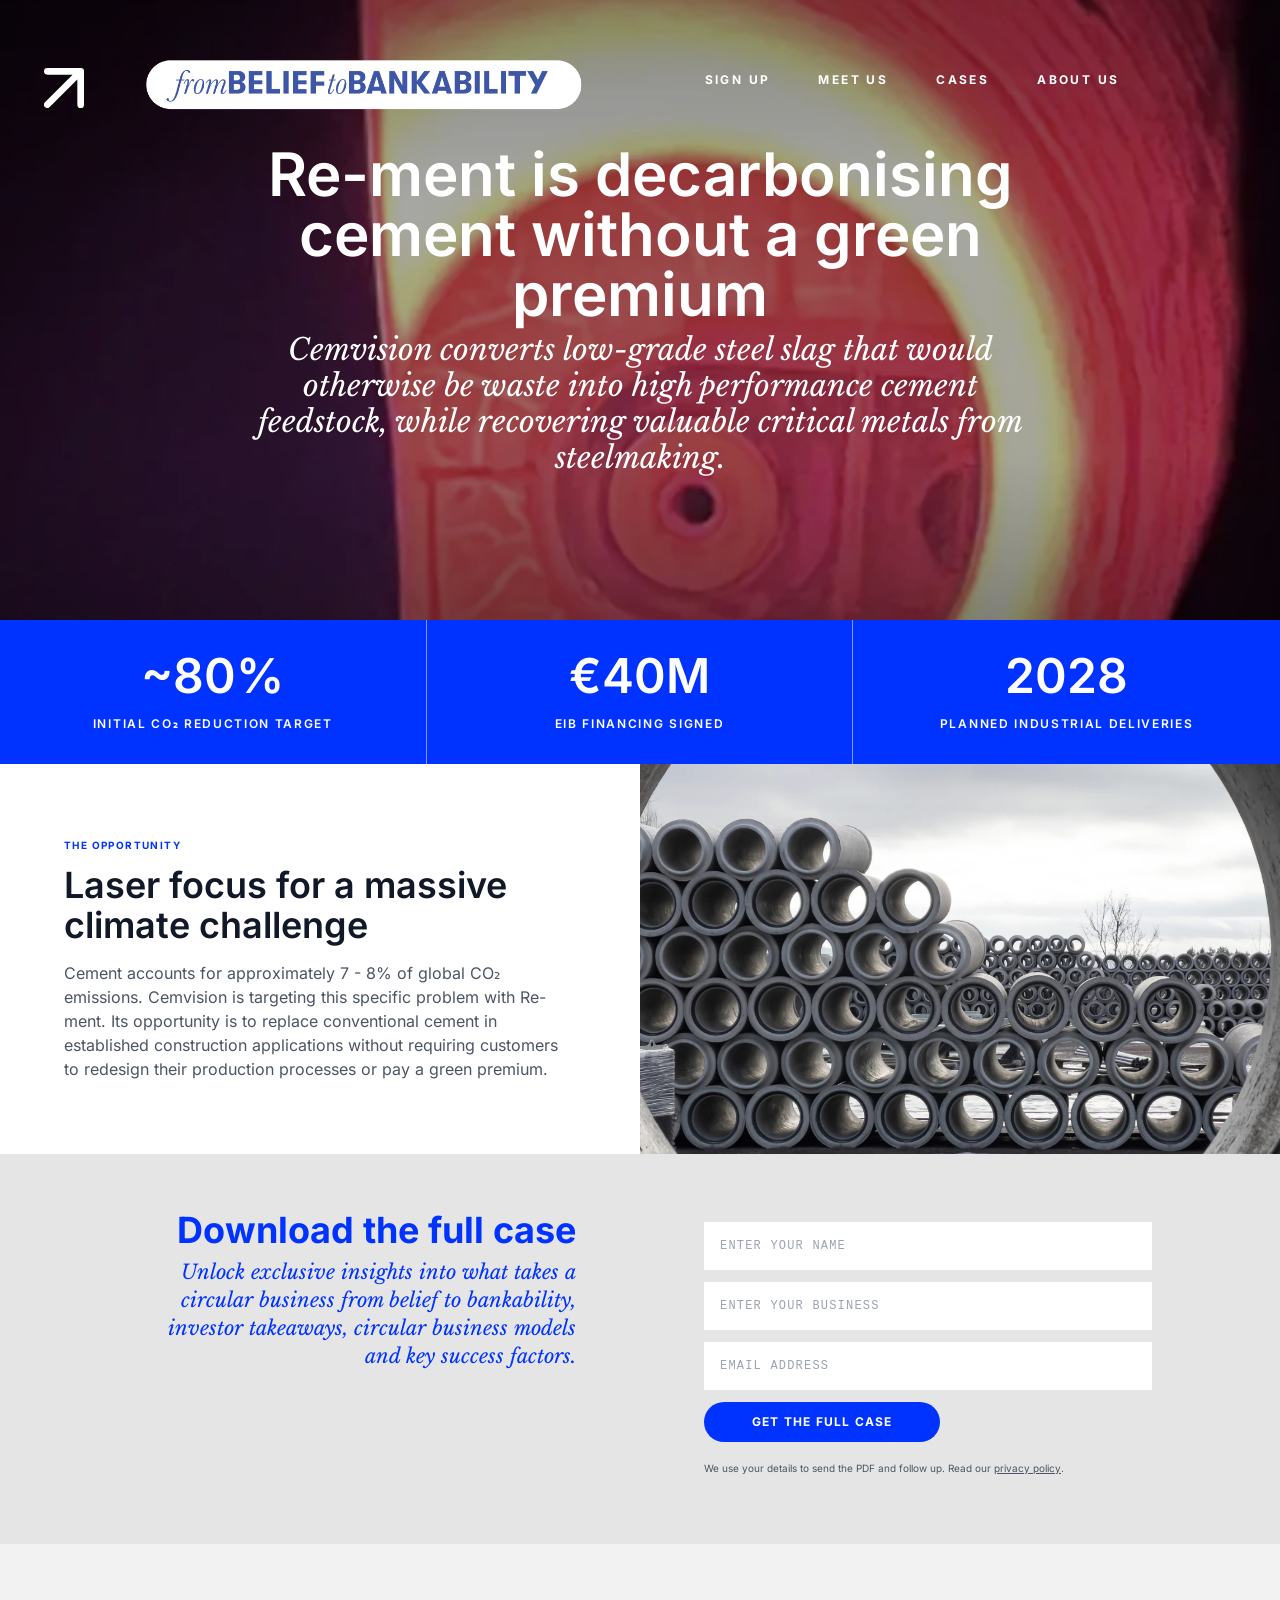
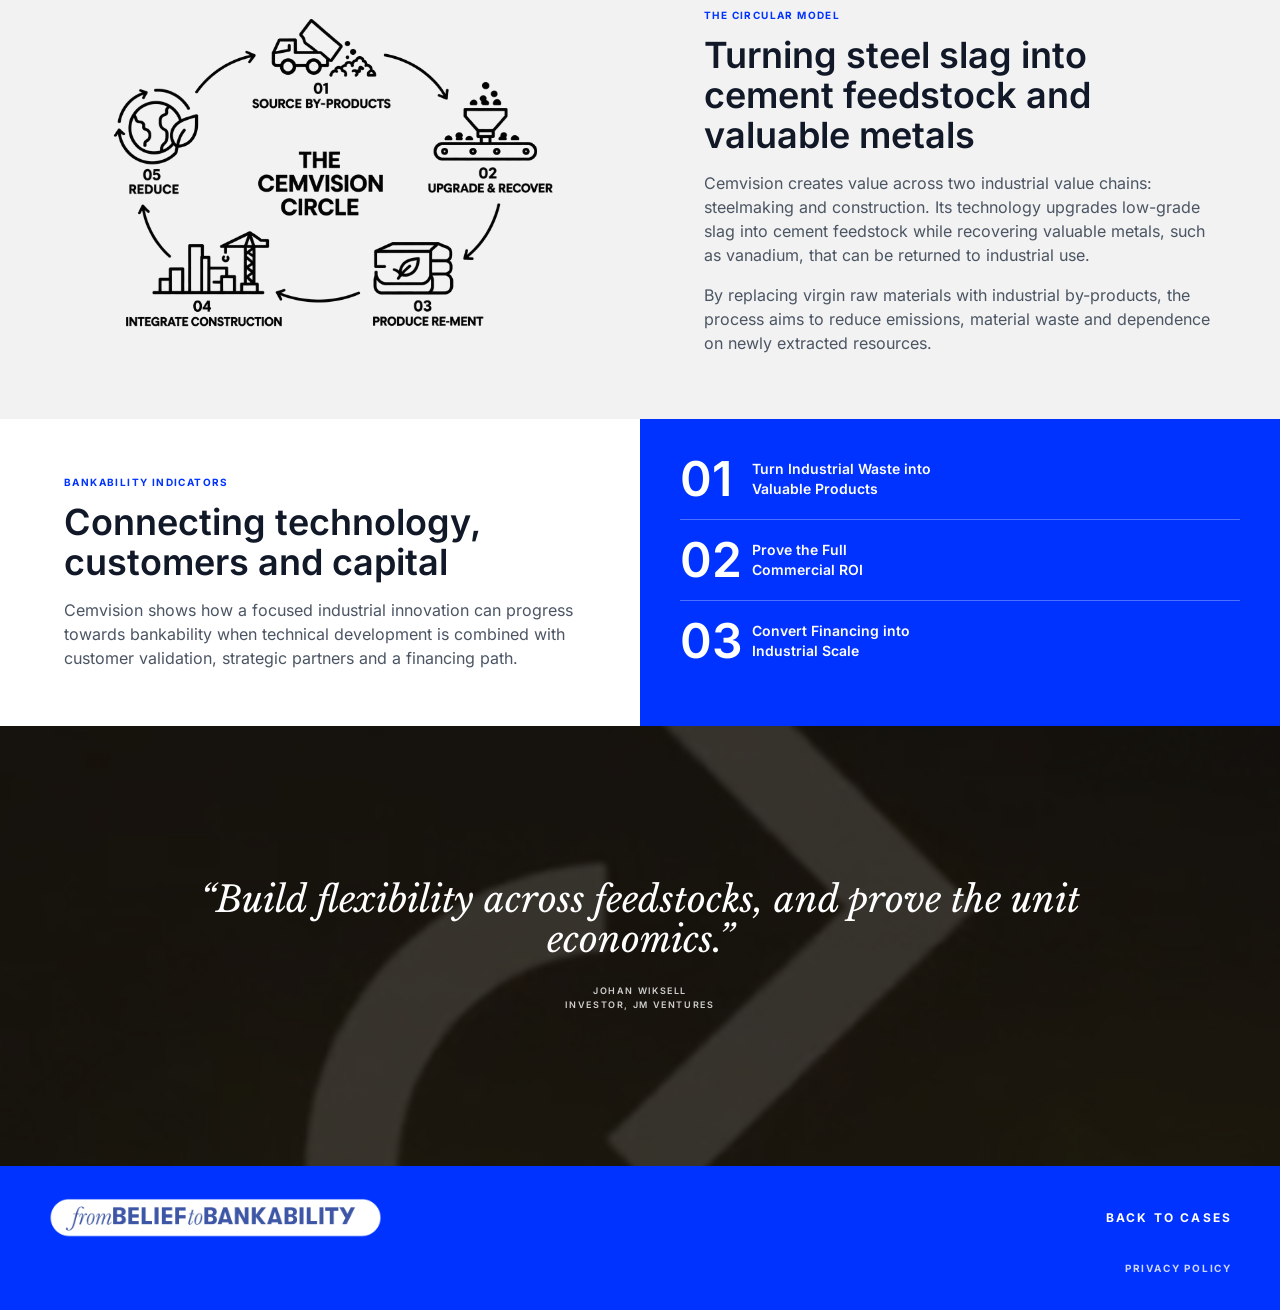
<file: cases/Cemvision/index.html>
<!DOCTYPE html>
<html lang="en" class="scroll-smooth">

<head>
    <meta charset="UTF-8">
    <meta name="viewport" content="width=device-width, initial-scale=1.0">
    <link rel="icon" href="/favicon.svg" type="image/svg+xml">
    <link rel="icon" href="/favicon.ico" sizes="32x32">
    <link rel="apple-touch-icon" href="/apple-touch-icon.png">
    <link rel="manifest" href="/site.webmanifest">
    <meta name="theme-color" content="#0033FF">
    <meta name="description" content="Cemvision is rethinking cement production with circular materials and dramatically lower emissions.">
    <title>Cemvision | Nordic Circular Investments</title>
    <link rel="stylesheet" href="../../tailwind.css">
    <link rel="stylesheet" href="../../site-header.css">
    <script src="../../site-header.js" defer></script>
    <style>
        body {
            font-family: 'Inter', sans-serif;
        }

        .serif-italic {
            font-family: 'Libre Baskerville', serif;
            font-style: italic;
        }

        .case-header site-header {
            height: 80px;
        }

        .case-hero {
            min-height: 290px;
        }

        .case-quote {
            min-height: 300px;
        }

        @media (min-width: 768px) {
            .case-header site-header {
                height: 0;
            }

            .case-hero {
                min-height: 620px;
            }

            .case-quote {
                min-height: 440px;
            }
        }
    </style>
</head>

<body class="overflow-x-hidden bg-white text-gray-900">
    <header class="case-header relative">
        <site-header></site-header>
        <section class="case-hero relative flex items-center justify-center overflow-hidden px-5 py-10 text-center text-white md:px-8">
            <img src="Data/inklistrad-film-76843.webp" alt="The bright interior of Cemvision's high-temperature cement kiln" class="absolute inset-0 h-full w-full object-cover object-center">
            <div class="absolute inset-0 bg-black/35"></div>
            <div class="relative z-10 mx-auto max-w-3xl">
                <h1 class="text-3xl font-semibold leading-tight md:text-6xl">
                    Re-ment is decarbonising cement without a green premium
                </h1>
                <p class="serif-italic mt-2 text-lg md:text-3xl">
                    Cemvision converts low-grade steel slag that would otherwise be waste into high
                    performance cement feedstock, while recovering valuable critical metals from 
                    steelmaking.
                </p>
            </div>
        </section>
    </header>
    
    <main>
        <section aria-label="Cemvision at a glance" class="grid grid-cols-3 bg-[#0033FF] text-white">
            <div class="border-r border-white/50 px-3 py-5 text-center md:px-8 md:py-8">
                <p class="text-2xl font-semibold leading-none md:text-5xl">~80%</p>
                <p class="mt-2 text-[8px] font-semibold uppercase leading-tight tracking-[0.08em] md:mt-4 md:text-xs md:tracking-[0.14em]">
                    INITIAL CO₂ REDUCTION TARGET</p>
            </div>
            <div class="border-r border-white/50 px-3 py-5 text-center md:px-8 md:py-8">
                <p class="text-2xl font-semibold leading-none md:text-5xl">€40M</p>
                <p class="mt-2 text-[8px] font-semibold uppercase leading-tight tracking-[0.08em] md:mt-4 md:text-xs md:tracking-[0.14em]">
                    EIB FINANCING SIGNED</p>
            </div>
            <div class="px-3 py-5 text-center md:px-8 md:py-8">
                <p class="text-2xl font-semibold leading-none md:text-5xl">2028</p>
                <p class="mt-2 text-[8px] font-semibold uppercase leading-tight tracking-[0.08em] md:mt-4 md:text-xs md:tracking-[0.14em]">
                    PLANNED INDUSTRIAL DELIVERIES</p>
            </div>
        </section>

        <section class="grid grid-cols-1 md:min-h-[390px] md:grid-cols-2">
            <div class="order-2 flex flex-col justify-center px-6 py-9 md:order-1 md:px-16 md:py-16">
                <p class="mb-3 text-[10px] font-bold uppercase tracking-[0.14em] text-[#0033FF]">The opportunity</p>
                <h2 class="max-w-xl text-2xl font-semibold leading-snug md:text-4xl">
                    Laser focus for a massive climate challenge
                </h2>
                <p class="mt-4 max-w-xl text-sm leading-relaxed text-gray-600 md:text-base">
                    Cement accounts for approximately 7 - 8% of global CO₂ emissions. 
                    Cemvision is targeting this specific problem with Re-ment. Its 
                    opportunity is to replace conventional cement in established 
                    construction applications without requiring customers to redesign their 
                    production processes or pay a green premium.
                </p>
            </div>
            <div class="order-1 relative min-h-[250px] overflow-hidden md:order-2 md:min-h-0">
                <img src="Data/inklistrad-film-76839.webp" alt="Concrete pipes stacked at an industrial site" class="absolute inset-0 h-full w-full object-cover">
            </div>
        </section>

        <section class="grid grid-cols-1 md:grid-cols-2" id="signup-form">
            <div class="bg-[#E5E5E5] px-6 pt-10 pb-2 md:px-16 md:py-14 flex flex-col justify-start items-start md:items-end text-left md:text-right">
                <div class="max-w-md">
                    <h3 class="text-[#0033FF] text-3xl md:text-4xl font-bold mb-2">Download the full case</h3>
                    <p class="text-[#0033FF] text-lg md:text-xl serif-italic italic leading-snug">
                                                Unlock exclusive insights into what takes a circular business from 
                        belief to bankability, investor takeaways, circular business models and 
                        key success factors.
                    </p>
                </div>
            </div>
            <div class="bg-[#E5E5E5] px-6 pt-4 pb-10 md:px-16 md:py-14 flex flex-col justify-center items-start">
                <form name="download-case" method="POST" netlify data-netlify="true" class="w-full max-w-md space-y-3">
                    <input type="hidden" name="case" value="Cemvision">
                    <input type="text" name="name" placeholder="ENTER YOUR NAME" required
                        class="w-full p-4 bg-white border-none text-xs tracking-widest font-mono focus:ring-2 focus:ring-[#0033FF] outline-none">

                    <input type="text" name="business" placeholder="ENTER YOUR BUSINESS" required
                        class="w-full p-4 bg-white border-none text-xs tracking-widest font-mono focus:ring-2 focus:ring-[#0033FF] outline-none">

                    <input type="email" name="email" placeholder="EMAIL ADDRESS" required
                        class="w-full p-4 bg-white border-none text-xs tracking-widest font-mono focus:ring-2 focus:ring-[#0033FF] outline-none">

                    <button type="submit"
                        class="bg-[#0033FF] text-white px-12 py-3 rounded-full text-xs font-bold uppercase tracking-widest hover:bg-blue-700 transition">
                        GET THE FULL CASE
                    </button>
                    <p class="pt-2 text-[10px] leading-snug text-gray-600">We use your details to send the PDF and follow up. Read our <a href="../../privacy.html" class="underline">privacy policy</a>.</p>
                </form>
            </div>
        </section>

        <section class="grid grid-cols-1 bg-[#f2f2f2] md:min-h-[390px] md:grid-cols-2">
            <div class="order-1 flex min-h-[260px] items-center justify-center bg-[#f2f2f2] px-6 py-8 md:order-1 md:min-h-0 md:px-10 md:py-12">
                <img src="Data/inklistrad-film-76877.webp" alt="Cemvision circular cement process diagram" class="h-full max-h-[340px] w-full max-w-[520px] object-contain">
            </div>
            <div class="order-2 flex flex-col justify-center px-6 py-9 md:order-1 md:px-16 md:py-16">
                <p class="mb-3 text-[10px] font-bold uppercase tracking-[0.14em] text-[#0033FF]">The circular model</p>
                <h2 class="max-w-xl text-2xl font-semibold leading-snug md:text-4xl">
                    Turning steel slag into cement 
                    feedstock and valuable metals
                </h2>
                <p class="mt-4 max-w-xl text-sm leading-relaxed text-gray-600 md:text-base">
                    Cemvision creates value across two industrial value chains: steelmaking and 
                    construction. Its technology upgrades low-grade slag into cement feedstock 
                    while recovering valuable metals, such as vanadium, that can be returned to 
                    industrial use.
                </p><p class="mt-4 max-w-xl text-sm leading-relaxed text-gray-600 md:text-base">
                    By replacing virgin raw materials with industrial by-products, the process aims 
                    to reduce emissions, material waste and dependence on newly extracted 
                    resources.
                </p>
            </div>
        </section>

        <section class="grid grid-cols-1 md:grid-cols-2">
            <div class="flex flex-col justify-center px-6 py-9 md:px-16 md:py-14">
                <p class="mb-3 text-[10px] font-bold uppercase tracking-[0.14em] text-[#0033FF]">Bankability indicators</p>
                <h2 class="max-w-xl text-2xl font-semibold leading-snug md:text-4xl">
                    Connecting technology, customers and capital
                </h2>
                <p class="mt-4 max-w-xl text-sm leading-relaxed text-gray-600 md:text-base">
                    Cemvision shows how a focused industrial innovation can progress towards 
                    bankability when technical development is combined with customer validation, 
                    strategic partners and a financing path.
                </p>
            </div>
            <div class="bg-[#0033FF] px-6 py-5 text-white md:px-10 md:py-5">
                <div class="grid grid-cols-[40px_1fr] items-center gap-x-4 border-b border-white/30 py-3 md:grid-cols-[56px_1fr] md:py-4">
                    <span class="text-3xl font-semibold leading-none md:text-5xl">01</span>
                    <p class="max-w-xs text-xs font-semibold leading-snug md:text-sm">Turn Industrial Waste into<br class="hidden md:block"> Valuable Products</p>
                </div>
                <div class="grid grid-cols-[40px_1fr] items-center gap-x-4 border-b border-white/30 py-3 md:grid-cols-[56px_1fr] md:py-4">
                    <span class="text-3xl font-semibold leading-none md:text-5xl">02</span>
                    <p class="max-w-xs text-xs font-semibold leading-snug md:text-sm">Prove the Full<br class="hidden md:block"> Commercial ROI</p>
                </div>
                <div class="grid grid-cols-[40px_1fr] items-center gap-x-4 py-3 md:grid-cols-[56px_1fr] md:py-4">
                    <span class="text-3xl font-semibold leading-none md:text-5xl">03</span>
                    <p class="max-w-xs text-xs font-semibold leading-snug md:text-sm">Convert Financing into<br class="hidden md:block"> Industrial Scale</p>
                </div>
            </div>
        </section>

        <section class="case-quote relative flex items-center justify-center overflow-hidden px-6 py-14 text-center text-white">
            <img src="Data/inklistrad-film-76977.webp" alt="Cemvision's circular cement mark" class="absolute inset-0 h-full w-full object-cover object-center">
            <div class="absolute inset-0 bg-black/55"></div>
            <figure class="relative z-10 mx-auto max-w-4xl">
                <blockquote class="serif-italic text-xl leading-relaxed md:text-4xl">
                    “Build flexibility across feedstocks, 
                    and prove the unit economics.”
                </blockquote>
                <figcaption class="mt-6 text-[9px] font-semibold uppercase tracking-[0.18em] text-white/80">
                    Johan Wiksell<br />Investor, JM Ventures                    </figcaption>
            </figure>
        </section>
    </main>

    <footer class="bg-[#0033FF] text-white py-8 px-6 md:px-12">
        <div class="max-w-7xl mx-auto flex flex-col sm:flex-row justify-between items-center gap-6">
            <a href="index.html" aria-label="Back to home">
                <img src="../../images/frombelieftobankability_logo_cropped.png" alt="From Belief to Bankability" class="h-10 w-auto object-contain">
            </a>
            <a href="../../cases.html" class="text-xs uppercase font-bold tracking-[0.18em] hover:opacity-70">Back to cases</a>
        </div>
        <div class="max-w-7xl mx-auto mt-4 text-center sm:text-right">
            <a href="../../privacy.html" class="text-[10px] uppercase font-bold tracking-[0.18em] opacity-80 hover:opacity-100">Privacy policy</a>
        </div>
    </footer>
    <script src="../download-form.js"></script>
</body>

</html>
</file>
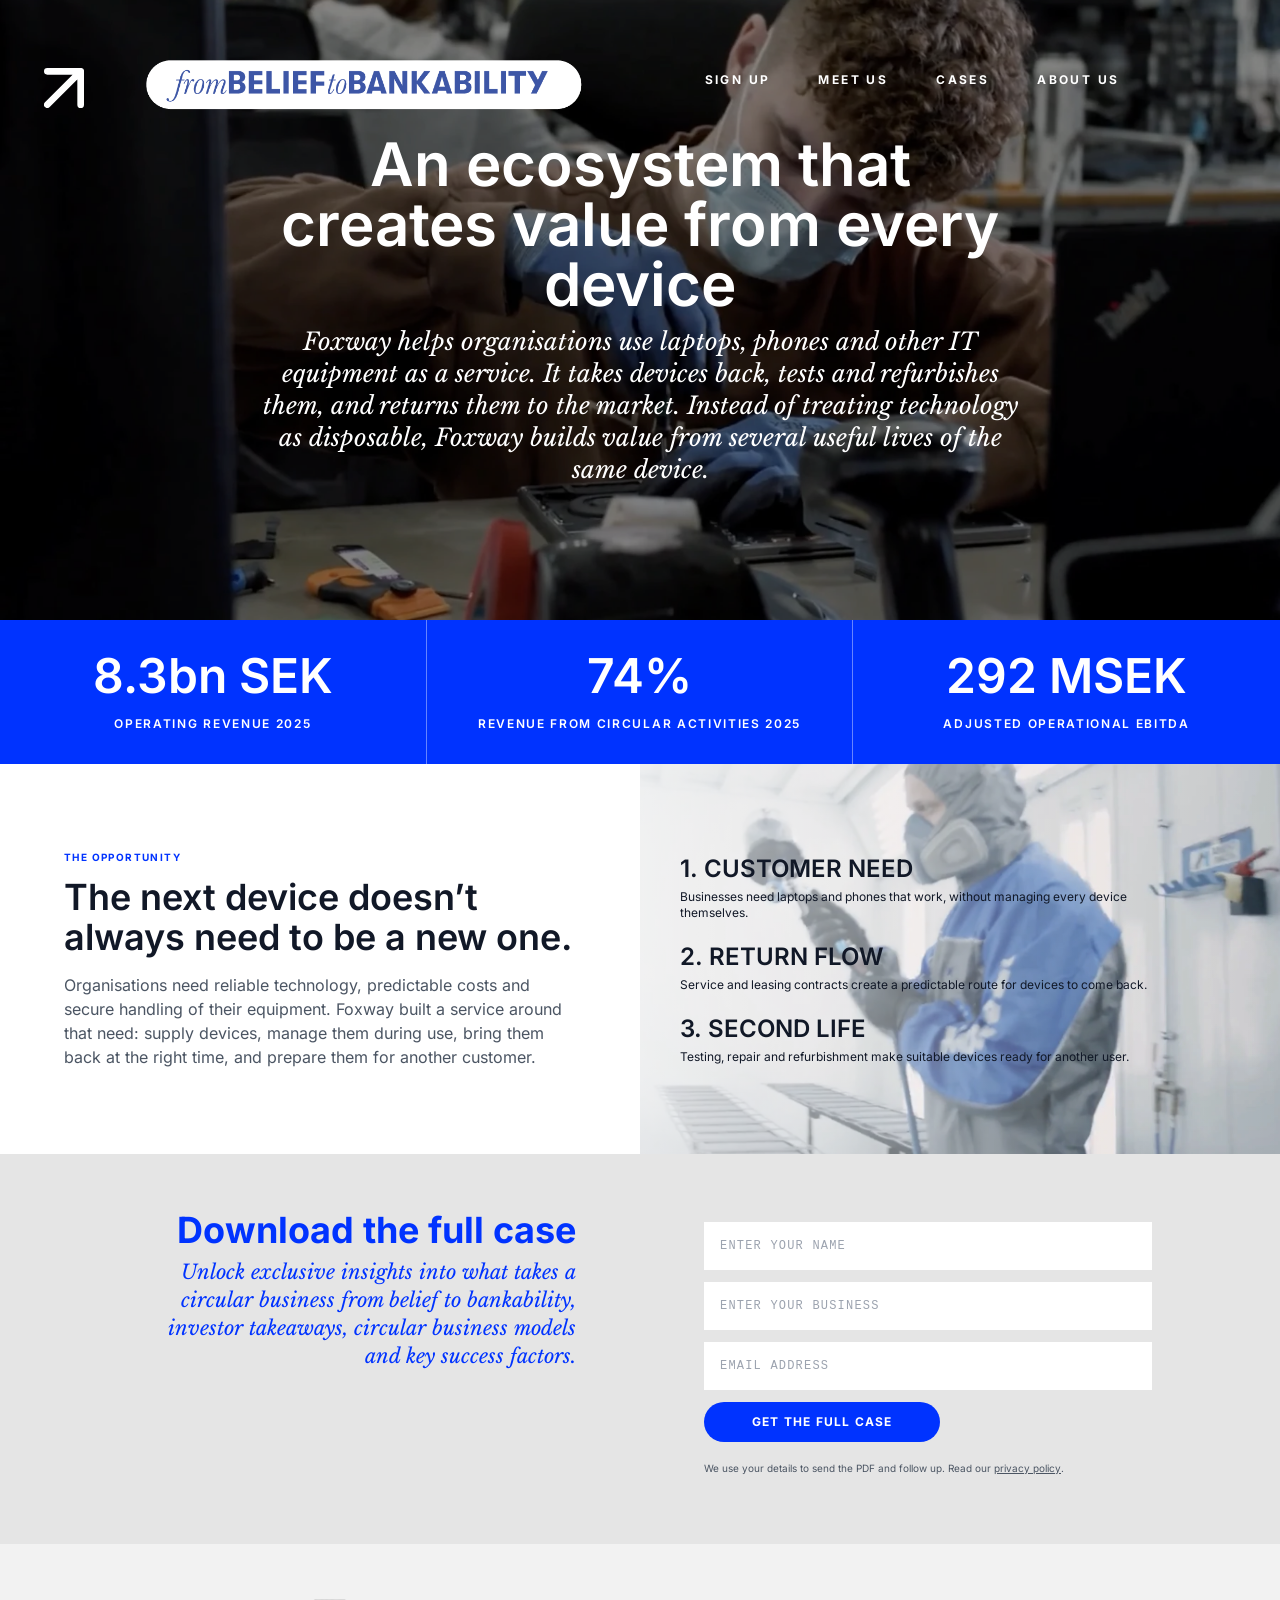
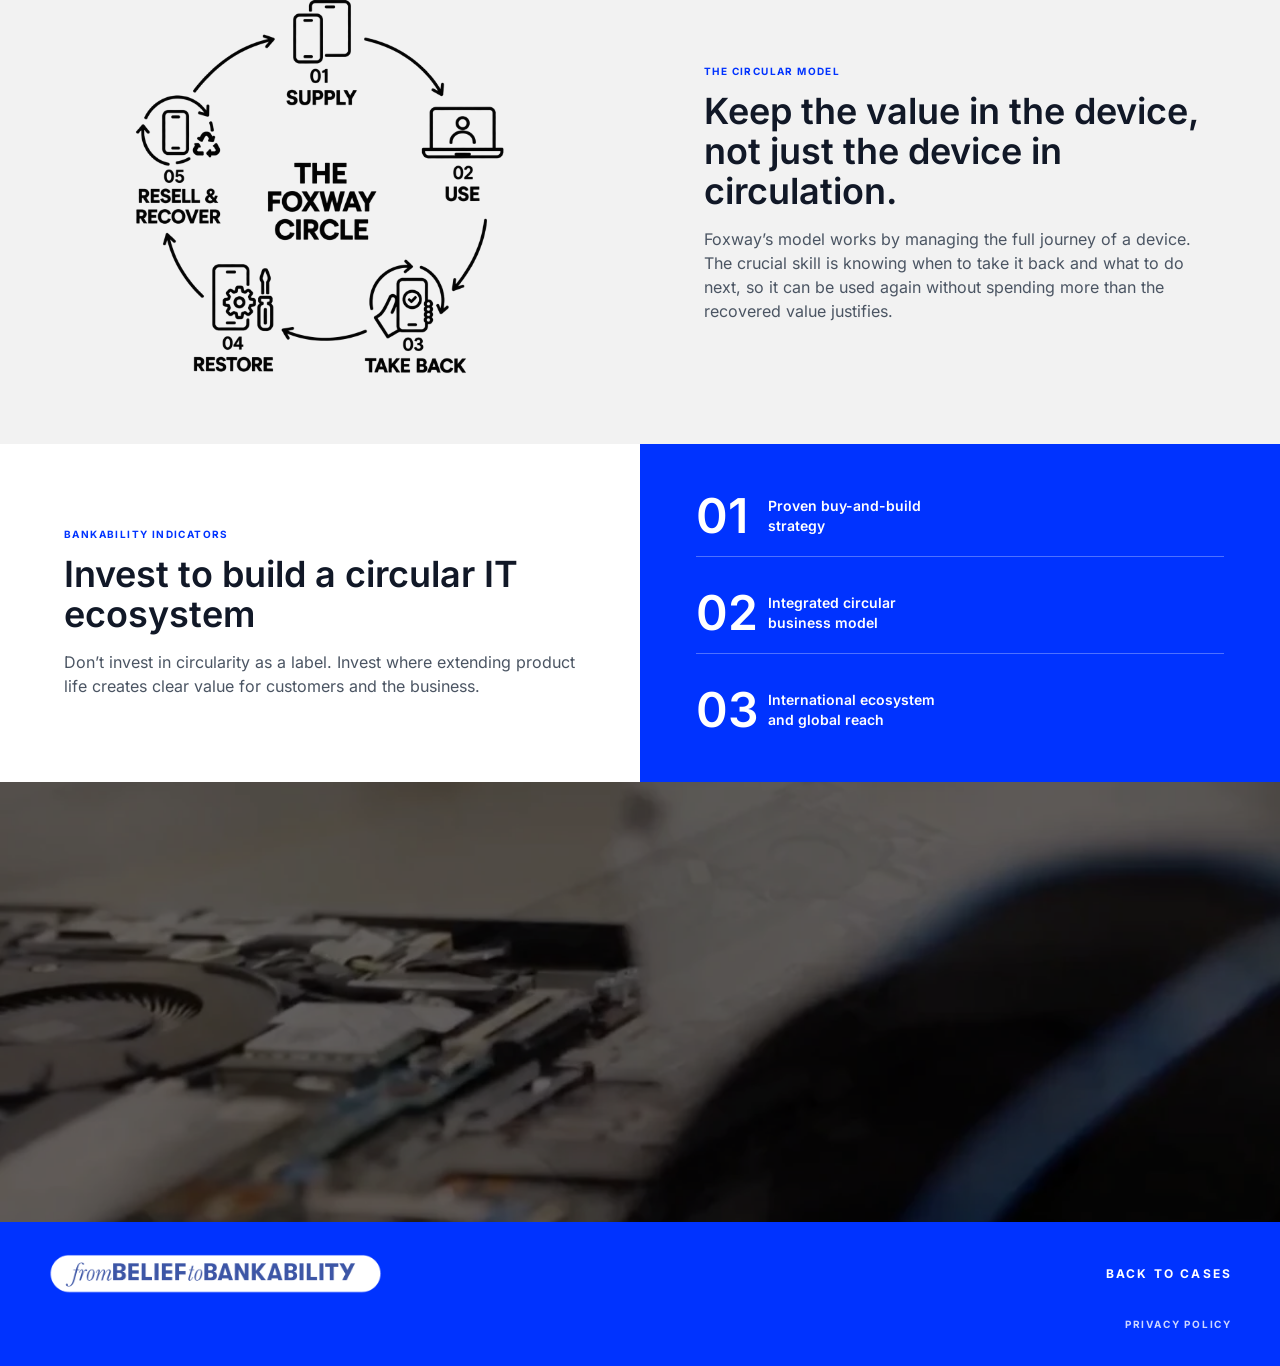
<file: cases/Foxway/index.html>
<!DOCTYPE html>
<html lang="en" class="scroll-smooth">

<head>
    <meta charset="UTF-8">
    <meta name="viewport" content="width=device-width, initial-scale=1.0">
    <link rel="icon" href="/favicon.svg" type="image/svg+xml">
    <link rel="icon" href="/favicon.ico" sizes="32x32">
    <link rel="apple-touch-icon" href="/apple-touch-icon.png">
    <link rel="manifest" href="/site.webmanifest">
    <meta name="theme-color" content="#0033FF">
    <meta name="description"
        content="Foxway extends the life of IT devices through refurbishment, reuse and circular lifecycle management.">
    <title>Foxway | Nordic Circular Investments</title>
    <link rel="stylesheet" href="../../tailwind.css">
    <link rel="stylesheet" href="../../site-header.css">
    <script src="../../site-header.js" defer></script>
    <style>
        body {
            font-family: 'Inter', sans-serif;
        }

        .serif-italic {
            font-family: 'Libre Baskerville', serif;
            font-style: italic;
        }

        .case-header site-header {
            height: 80px;
        }

        .case-hero {
            min-height: 300px;
        }

        .case-quote {
            min-height: 300px;
        }

        @media (min-width: 768px) {
            .case-header site-header {
                height: 0;
            }

            .case-hero {
                min-height: 620px;
            }

            .case-quote {
                min-height: 440px;
            }
        }
    </style>
</head>

<body class="overflow-x-hidden bg-white text-gray-900">
    <header class="case-header relative">
        <site-header></site-header>
        <section
            class="case-hero relative flex items-center justify-center overflow-hidden px-5 py-10 text-center text-white md:px-8">
            <img src="Data/inklistrad-film-76983.webp" alt="Foxway technician refurbishing a laptop"
                class="absolute inset-0 h-full w-full object-cover object-center">
            <div class="absolute inset-0 bg-black/45"></div>
            <div class="relative z-10 mx-auto max-w-3xl">
                <h1 class="text-3xl font-semibold leading-tight md:text-6xl">
                    An ecosystem that creates value from
                    every device</h1>
                <p class="serif-italic mt-3 text-base leading-relaxed md:text-2xl">
                    Foxway helps organisations use laptops, phones and other IT equipment as a service. It takes devices
                    back, tests and refurbishes them, and returns them to the market. Instead of treating technology as
                    disposable, Foxway builds value from several useful lives of the same device.
                </p>
            </div>
        </section>
    </header>

    <main>
        <section aria-label="Foxway at a glance" class="grid grid-cols-1 bg-[#0033FF] text-white sm:grid-cols-3">
            <div class="border-b border-white/40 px-5 py-5 text-center sm:border-b-0 sm:border-r md:px-8 md:py-8">
                <p class="text-3xl font-semibold leading-none md:text-5xl">8.3bn SEK</p>
                <p
                    class="mt-2 text-[9px] font-semibold uppercase leading-tight tracking-[0.1em] md:mt-4 md:text-xs md:tracking-[0.14em]">
                    OPERATING REVENUE 2025</p>
            </div>
            <div class="border-b border-white/40 px-5 py-5 text-center sm:border-b-0 sm:border-r md:px-8 md:py-8">
                <p class="text-3xl font-semibold leading-none md:text-5xl">74%</p>
                <p
                    class="mt-2 text-[9px] font-semibold uppercase leading-tight tracking-[0.1em] md:mt-4 md:text-xs md:tracking-[0.14em]">
                    REVENUE FROM CIRCULAR ACTIVITIES 2025</p>
            </div>
            <div class="px-5 py-5 text-center md:px-8 md:py-8">
                <p class="text-3xl font-semibold leading-none md:text-5xl">292 MSEK</p>
                <p
                    class="mt-2 text-[9px] font-semibold uppercase leading-tight tracking-[0.1em] md:mt-4 md:text-xs md:tracking-[0.14em]">
                    ADJUSTED OPERATIONAL EBITDA</p>
            </div>
        </section>

        <section class="grid grid-cols-1 md:min-h-[390px] md:grid-cols-2">
            <div class="order-2 flex flex-col justify-center px-6 py-9 md:order-1 md:px-16 md:py-16">
                <p class="mb-3 text-[10px] font-bold uppercase tracking-[0.14em] text-[#0033FF]">The opportunity</p>
                <h2 class="max-w-xl text-2xl font-semibold leading-snug md:text-4xl">
                    The next device doesn’t always
                    need to be a new one.</h2>
                <p class="mt-4 max-w-xl text-sm leading-relaxed text-gray-600 md:text-base">
                    Organisations need reliable technology, predictable costs and secure
                    handling of their equipment. Foxway built a service around that need:
                    supply devices, manage them during use, bring them back at the right
                    time, and prepare them for another customer.
                </p>
            </div>
            <div class="order-1 relative min-h-[390px] overflow-hidden md:order-2 md:min-h-0">
                <img src="Data/inklistrad-film-77029.webp"
                    alt="Foxway technician refurbishing IT equipment in a bright workshop"
                    class="absolute inset-0 h-full w-full object-cover object-center">
                <div class="absolute inset-0 bg-gradient-to-r from-white/75 via-white/35 to-transparent"></div>
                <div
                    class="absolute inset-0 flex flex-col justify-center gap-4 px-5 py-6 text-gray-900 md:gap-5 md:px-10 md:py-8">
                    <div class="max-w-full md:max-w-[90%]">
                        <h3 class="text-lg font-semibold uppercase leading-tight md:text-2xl">1. Customer need</h3>
                        <p class="mt-1 text-xs leading-snug md:text-xs">Businesses need laptops and phones that work,
                            without managing every device themselves.</p>
                    </div>
                    <div class="max-w-full md:max-w-[90%]">
                        <h3 class="text-lg font-semibold uppercase leading-tight md:text-2xl">2. Return flow</h3>
                        <p class="mt-1 text-xs leading-snug md:text-xs">Service and leasing contracts create a
                            predictable route for devices to come back.</p>
                    </div>
                    <div class="max-w-full md:max-w-[90%]">
                        <h3 class="text-lg font-semibold uppercase leading-tight md:text-2xl">3. Second life</h3>
                        <p class="mt-1 text-xs leading-snug md:text-xs">Testing, repair and refurbishment make suitable
                            devices ready for another user.</p>
                    </div>
                </div>
            </div>
        </section>

        <section class="grid grid-cols-1 md:grid-cols-2" id="signup-form">
            <div
                class="bg-[#E5E5E5] px-6 pt-10 pb-2 md:px-16 md:py-14 flex flex-col justify-start items-start md:items-end text-left md:text-right">
                <div class="max-w-md">
                    <h3 class="text-[#0033FF] text-3xl md:text-4xl font-bold mb-2">Download the full case</h3>
                    <p class="text-[#0033FF] text-lg md:text-xl serif-italic italic leading-snug">
                        Unlock exclusive insights into what takes a circular business from 
                        belief to bankability, investor takeaways, circular business models and 
                        key success factors.
                    </p>
                </div>
            </div>
            <div class="bg-[#E5E5E5] px-6 pt-4 pb-10 md:px-16 md:py-14 flex flex-col justify-center items-start">
                <form name="download-case" method="POST" netlify data-netlify="true" class="w-full max-w-md space-y-3">
                    <input type="hidden" name="case" value="Foxway">
                    <input type="text" name="name" placeholder="ENTER YOUR NAME" required
                        class="w-full p-4 bg-white border-none text-xs tracking-widest font-mono focus:ring-2 focus:ring-[#0033FF] outline-none">

                    <input type="text" name="business" placeholder="ENTER YOUR BUSINESS" required
                        class="w-full p-4 bg-white border-none text-xs tracking-widest font-mono focus:ring-2 focus:ring-[#0033FF] outline-none">

                    <input type="email" name="email" placeholder="EMAIL ADDRESS" required
                        class="w-full p-4 bg-white border-none text-xs tracking-widest font-mono focus:ring-2 focus:ring-[#0033FF] outline-none">

                    <button type="submit"
                        class="bg-[#0033FF] text-white px-12 py-3 rounded-full text-xs font-bold uppercase tracking-widest hover:bg-blue-700 transition">
                        GET THE FULL CASE
                    </button>
                    <p class="pt-2 text-[10px] leading-snug text-gray-600">We use your details to send the PDF and
                        follow up. Read our <a href="../../privacy.html" class="underline">privacy policy</a>.</p>
                </form>
            </div>
        </section>

        <section class="grid grid-cols-1 bg-[#f2f2f2] md:min-h-[390px] md:grid-cols-2">
            <div
                class="order-1 flex min-h-[250px] items-center justify-center bg-[#f2f2f2] px-4 py-6 md:order-1 md:min-h-0 md:px-8 md:py-10">
                <img src="Data/inklistrad-film-77115.webp"
                    alt="Foxway technician applying a finish to a refurbished device"
                    class="h-full max-h-[420px] w-full max-w-[420px] object-contain">
            </div>
            <div class="order-2 flex flex-col justify-center px-6 py-9 md:order-2 md:px-16 md:py-16">
                <p class="mb-3 text-[10px] font-bold uppercase tracking-[0.14em] text-[#0033FF]">The circular model</p>
                <h2 class="max-w-xl text-2xl font-semibold leading-snug md:text-4xl">Keep the value in the device,
                    not just the device in
                    circulation.</h2>
                <p class="mt-4 max-w-xl text-sm leading-relaxed text-gray-600 md:text-base">
                    Foxway’s model works by managing the full journey of a device. The crucial
                    skill is knowing when to take it back and what to do next, so it can be used
                    again without spending more than the recovered value justifies.
                </p>
            </div>
        </section>

        <section class="grid grid-cols-1 md:grid-cols-2">
            <div class="order-1 flex flex-col justify-center px-6 py-9 md:order-1 md:px-16 md:py-14">
                <p class="mb-3 text-[10px] font-bold uppercase tracking-[0.14em] text-[#0033FF]">Bankability indicators
                </p>
                <h2 class="max-w-xl text-2xl font-semibold leading-snug md:text-4xl">Invest to build a circular IT
                    ecosystem</h2>
                <p class="mt-4 max-w-xl text-sm leading-relaxed text-gray-600 md:text-base">
                    Don’t invest in circularity as a label. Invest where extending product life
                    creates clear value for customers and the business.
                </p>
            </div>
            <div
                class="order-2 relative flex flex-col justify-center overflow-hidden bg-[#0033FF] px-6 py-6 text-white md:order-2 md:px-14 md:py-8">
                <div class="relative z-10 space-y-3 md:space-y-4">
                    <div
                        class="grid grid-cols-[40px_1fr] items-center gap-x-4 border-b border-white/30 py-3 md:grid-cols-[56px_1fr] md:py-4">
                        <span class="text-3xl font-semibold leading-none md:text-5xl">01</span>
                        <p class="max-w-xs text-xs font-semibold leading-snug md:text-sm">
                            Proven buy-and-build<br class="hidden md:block">strategy</p>
                    </div>
                    <div
                        class="grid grid-cols-[40px_1fr] items-center gap-x-4 border-b border-white/30 py-3 md:grid-cols-[56px_1fr] md:py-4">
                        <span class="text-3xl font-semibold leading-none md:text-5xl">02</span>
                        <p class="max-w-xs text-xs font-semibold leading-snug md:text-sm">
                            Integrated circular<br class="hidden md:block">business model</p>
                    </div>
                    <div class="grid grid-cols-[40px_1fr] items-center gap-x-4 py-3 md:grid-cols-[56px_1fr] md:py-4">
                        <span class="text-3xl font-semibold leading-none md:text-5xl">03</span>
                        <p class="max-w-xs text-xs font-semibold leading-snug md:text-sm">
                            International ecosystem<br class="hidden md:block">and global reach</p>
                    </div>
                </div>
            </div>
        </section>

        <section
            class="case-quote relative flex items-center justify-center overflow-hidden px-6 py-14 text-center text-white">
            <img src="Data/inklistrad-film-77112.webp" alt="Close-up of a refurbished laptop and internal components"
                class="absolute inset-0 h-full w-full object-cover object-center">
            <div class="absolute inset-0 bg-black/55"></div>
            <!-- <figure class="relative z-10 mx-auto max-w-4xl">
                <blockquote class="serif-italic text-xl leading-relaxed md:text-4xl">
                    “Circularity can create strong financial returns when it is built into the business model.”
                </blockquote>
                <figcaption class="mt-6 text-[9px] font-semibold uppercase tracking-[0.18em] text-white/80">
                    Henning Vold, Norvestor</figcaption>
            </figure> -->
        </section>
    </main>

    <footer class="bg-[#0033FF] text-white py-8 px-6 md:px-12">
        <div class="max-w-7xl mx-auto flex flex-col sm:flex-row justify-between items-center gap-6">
            <a href="index.html" aria-label="Back to home">
                <img src="../../images/frombelieftobankability_logo_cropped.png" alt="From Belief to Bankability"
                    class="h-10 w-auto object-contain">
            </a>
            <a href="../../cases.html" class="text-xs uppercase font-bold tracking-[0.18em] hover:opacity-70">Back to
                cases</a>
        </div>
        <div class="max-w-7xl mx-auto mt-4 text-center sm:text-right">
            <a href="../../privacy.html"
                class="text-[10px] uppercase font-bold tracking-[0.18em] opacity-80 hover:opacity-100">Privacy
                policy</a>
        </div>
    </footer>
    <script src="../download-form.js"></script>
</body>

</html>
</file>
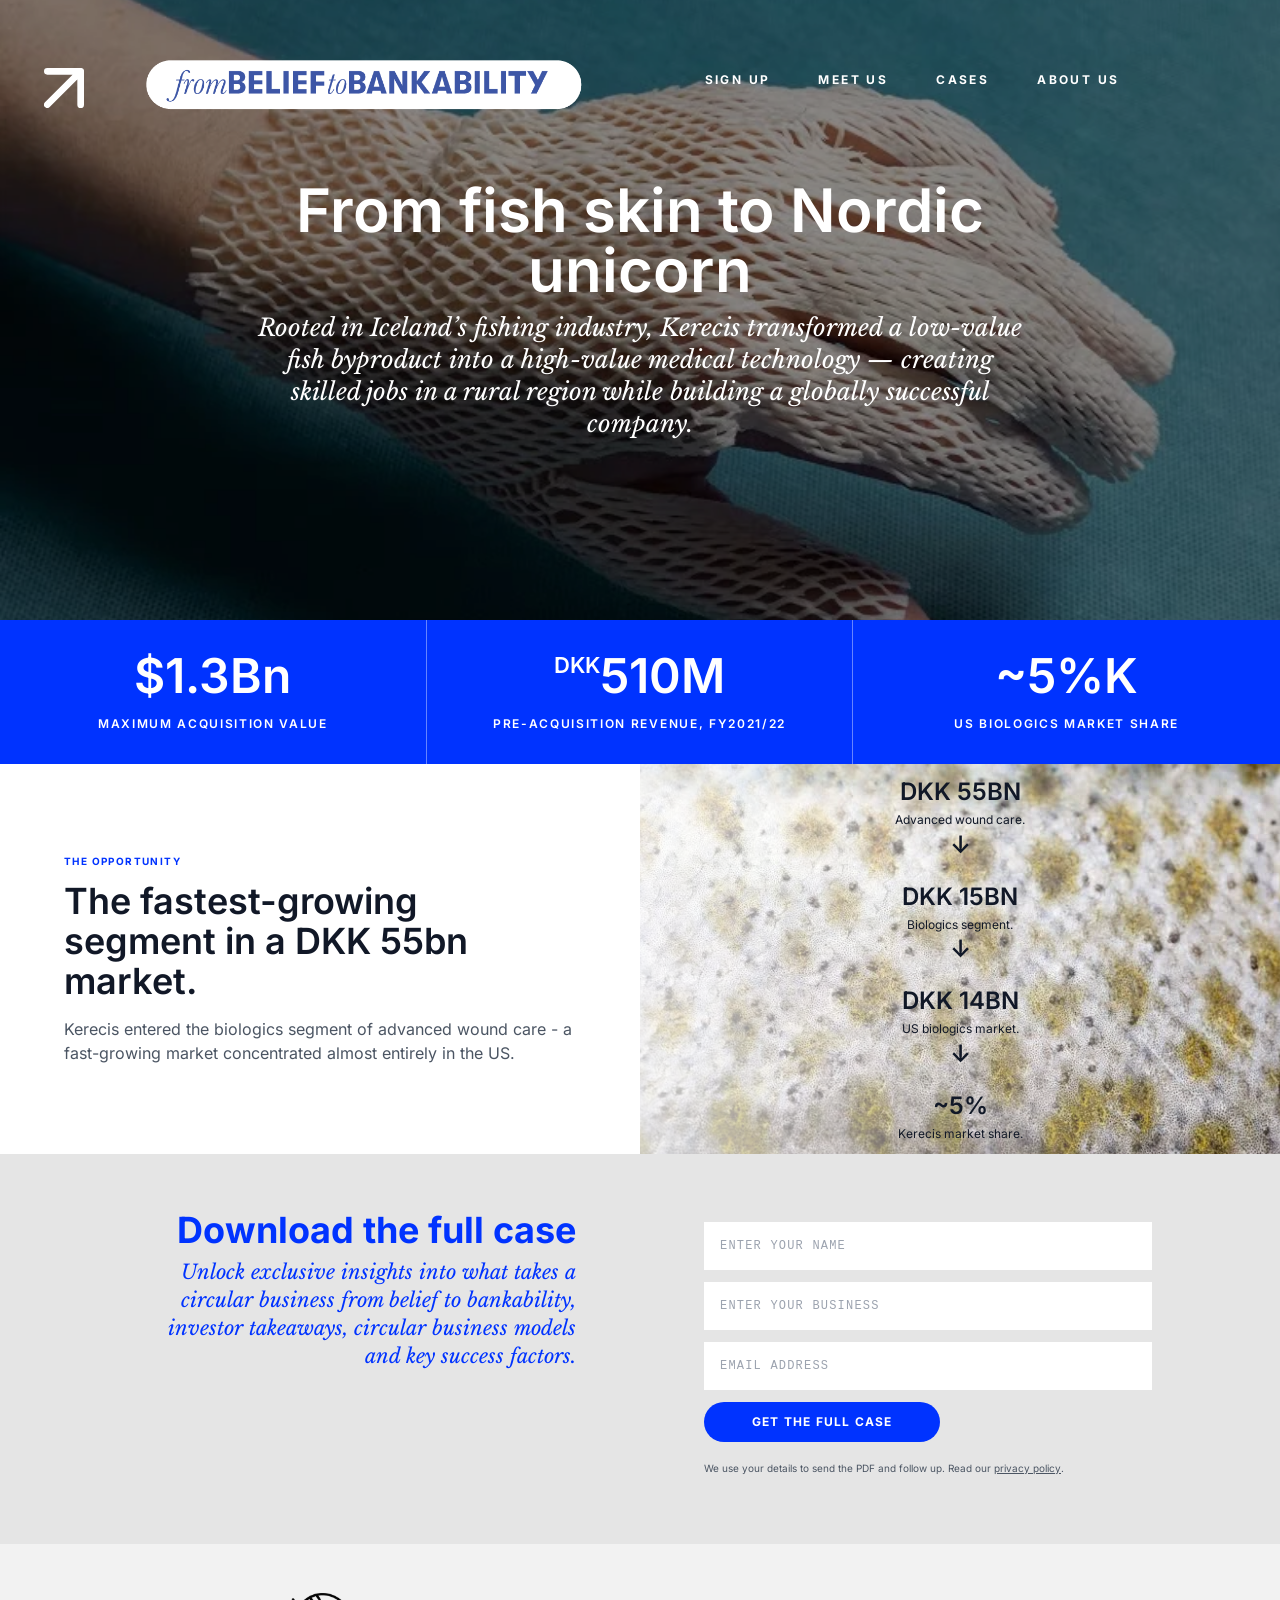
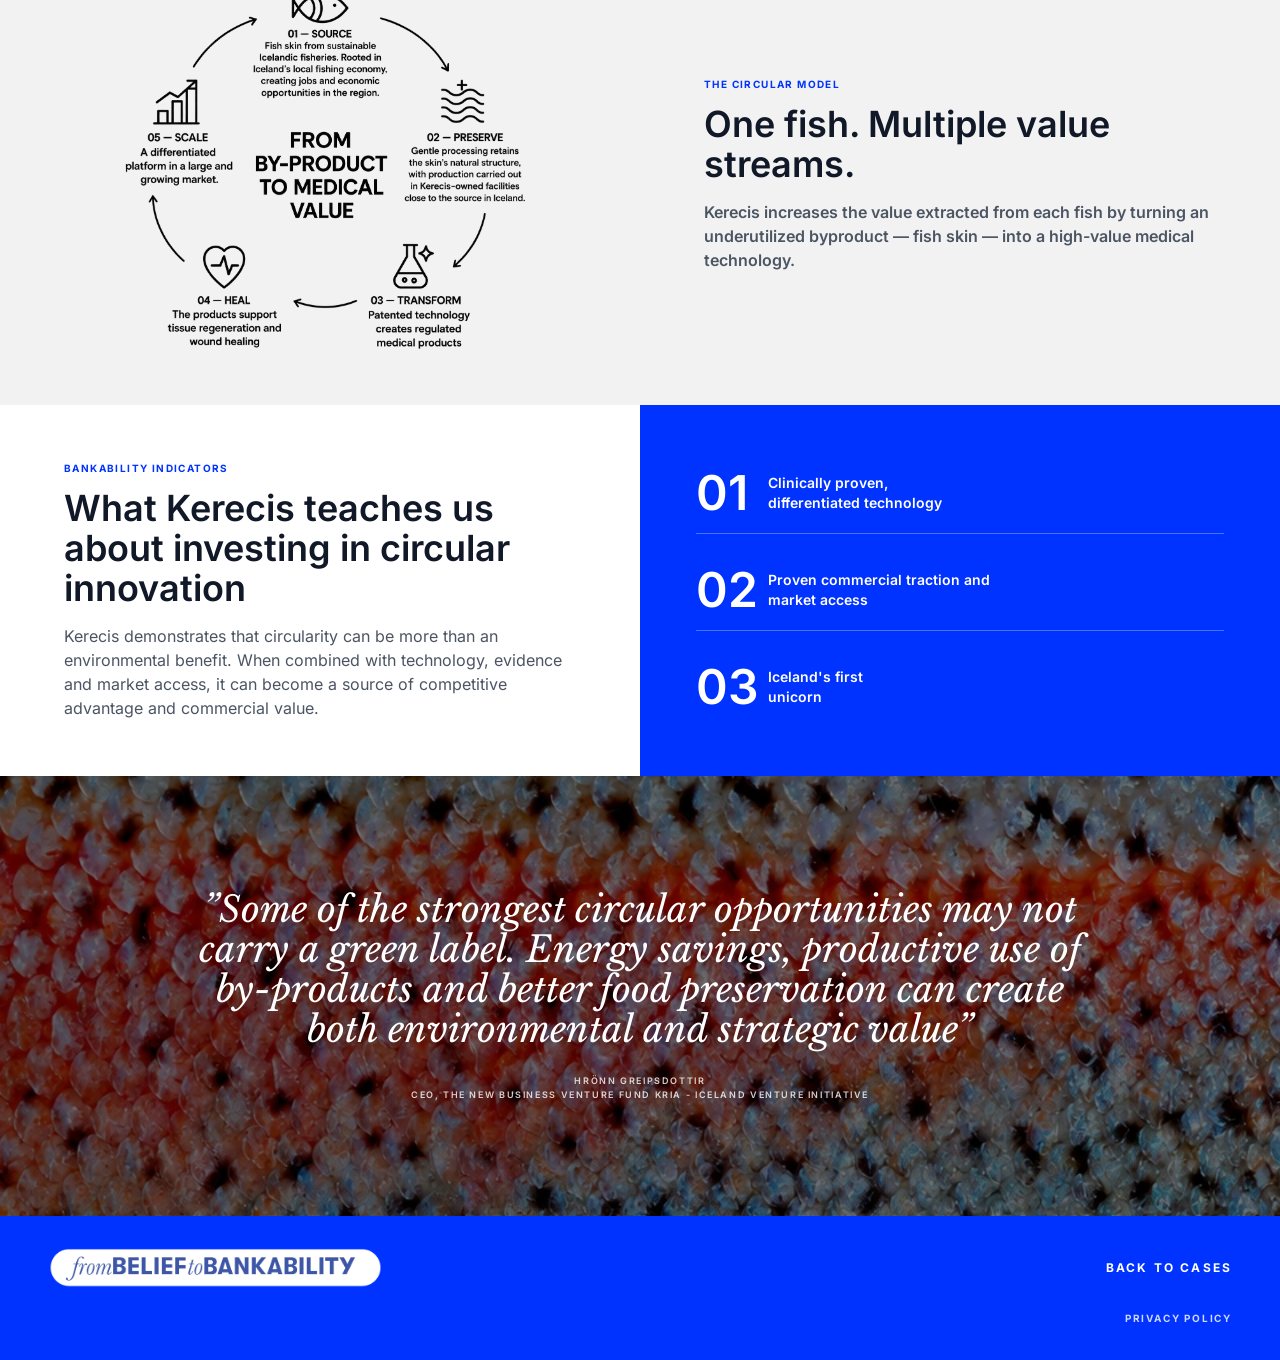
<file: cases/Kerecis/index.html>
<!DOCTYPE html>
<html lang="en" class="scroll-smooth">

<head>
    <meta charset="UTF-8">
    <meta name="viewport" content="width=device-width, initial-scale=1.0">
    <link rel="icon" href="/favicon.svg" type="image/svg+xml">
    <link rel="icon" href="/favicon.ico" sizes="32x32">
    <link rel="apple-touch-icon" href="/apple-touch-icon.png">
    <link rel="manifest" href="/site.webmanifest">
    <meta name="theme-color" content="#0033FF">
    <meta name="description" content="Kerecis transformed a low-value fish byproduct into a high-value medical technology">
    <title>Kerecis | Nordic Circular Investments</title>
    <link rel="stylesheet" href="../../tailwind.css">
    <link rel="stylesheet" href="../../site-header.css">
    <script src="../../site-header.js" defer></script>
    <style>
        body {
            font-family: 'Inter', sans-serif;
        }

        .serif-italic {
            font-family: 'Libre Baskerville', serif;
            font-style: italic;
        }

        .case-header site-header {
            height: 80px;
        }

        .case-hero {
            min-height: 300px;
        }

        .case-quote {
            min-height: 300px;
        }

        @media (min-width: 768px) {
            .case-header site-header {
                height: 0;
            }

            .case-hero {
                min-height: 620px;
            }

            .case-quote {
                min-height: 440px;
            }
        }
    </style>
</head>

<body class="overflow-x-hidden bg-white text-gray-900">
    <header class="case-header relative">
        <site-header></site-header>
        <section class="case-hero relative flex items-center justify-center overflow-hidden px-5 py-10 text-center text-white md:px-8">
            <img src="Data/pasted-movie-77152.webp" alt="Kerecis scientist working with a biotechnology sample" class="absolute inset-0 h-full w-full object-cover object-center">
            <div class="absolute inset-0 bg-black/45"></div>
            <div class="relative z-10 mx-auto max-w-3xl">
                <h1 class="text-3xl font-semibold leading-tight md:text-6xl">From fish skin to Nordic unicorn</h1>
                <p class="serif-italic mt-3 text-base leading-relaxed md:text-2xl">
                    Rooted in Iceland’s fishing industry, Kerecis transformed a low-value fish byproduct into a high-value 
                    medical technology — creating skilled jobs in a rural region while building a globally successful company.
                </p>
            </div>
        </section>
    </header>

    <main>
        <section aria-label="Kerecis at a glance" class="grid grid-cols-1 bg-[#0033FF] text-white sm:grid-cols-3">
            <div class="border-b border-white/40 px-5 py-5 text-center sm:border-b-0 sm:border-r md:px-8 md:py-8">
                <p class="text-3xl font-semibold leading-none md:text-5xl">$1.3Bn</p>
                <p class="mt-2 text-[9px] font-semibold uppercase leading-tight tracking-[0.1em] md:mt-4 md:text-xs md:tracking-[0.14em]">MAXIMUM ACQUISITION VALUE</p>
            </div>
            <div class="border-b border-white/40 px-5 py-5 text-center sm:border-b-0 sm:border-r md:px-8 md:py-8">
                <p class="text-3xl font-semibold leading-none md:text-5xl"><span class="relative -top-5 text-[22px]">DKK</span>510M</p>
                <p class="mt-2 text-[9px] font-semibold uppercase leading-tight tracking-[0.1em] md:mt-4 md:text-xs md:tracking-[0.14em]">PRE-ACQUISITION REVENUE, FY2021/22</p>
            </div>
            <div class="px-5 py-5 text-center md:px-8 md:py-8">
                <p class="text-3xl font-semibold leading-none md:text-5xl">~5%K</p>
                <p class="mt-2 text-[9px] font-semibold uppercase leading-tight tracking-[0.1em] md:mt-4 md:text-xs md:tracking-[0.14em]">US BIOLOGICS MARKET SHARE</p>
            </div>
        </section>

        <section class="grid grid-cols-1 md:min-h-[390px] md:grid-cols-2">
            <div class="order-2 flex flex-col justify-center px-6 py-9 md:order-1 md:px-16 md:py-16">
                <p class="mb-3 text-[10px] font-bold uppercase tracking-[0.14em] text-[#0033FF]">The opportunity</p>
                <h2 class="max-w-xl text-2xl font-semibold leading-snug md:text-4xl">The fastest-growing segment in a DKK 55bn market.</h2>
                <p class="mt-4 max-w-xl text-sm leading-relaxed text-gray-600 md:text-base">
                        Kerecis entered the biologics segment of advanced wound care - a fast-growing market concentrated almost entirely in the US.
                </p>
            </div>
            <div class="order-1 relative min-h-[390px] overflow-hidden md:order-2 md:min-h-0">
                    <img src="Data/pasted-movie-77126.webp" class="absolute inset-0 h-full w-full object-cover object-center">
                    <div class="absolute inset-0 bg-gradient-to-r from-white/75 via-white/35 to-transparent"></div>
                <div class="absolute inset-0 flex flex-col items-center justify-center gap-4 px-5 py-6 text-center text-gray-900 md:gap-5 md:px-10 md:py-8">
                    <div class="max-w-full md:max-w-[90%]">
                        <p class="text-lg font-semibold uppercase leading-tight md:text-2xl">DKK 55BN</p>
                        <p class="mt-1 text-xs leading-snug">Advanced wound care.</p>
                        <p class="text-lg font-semibold uppercase leading-tight md:text-2xl">↓</p>
                    </div>
                    
                    <div class="max-w-full md:max-w-[90%]">
                        <p class="text-lg font-semibold uppercase leading-tight md:text-2xl">DKK 15BN</p>
                        <p class="mt-1 text-xs leading-snug">Biologics segment.</p>
                        <p class="text-lg font-semibold uppercase leading-tight md:text-2xl">↓</p>
                    </div>
                    
                    <div class="max-w-full md:max-w-[90%]">
                        <p class="text-lg font-semibold uppercase leading-tight md:text-2xl">DKK 14BN</p>
                        <p class="mt-1 text-xs leading-snug">US biologics market.</p>
                        <p class="text-lg font-semibold uppercase leading-tight md:text-2xl">↓</p>
                    </div>
                    <div class="max-w-full md:max-w-[90%]">
                        <p class="text-lg font-semibold uppercase leading-tight md:text-2xl">~5%</p>
                        <p class="mt-1 text-xl leading-snug md:text-xs">Kerecis market share.</p>
                    </div>                    
            </div>
        </section>

        <section class="grid grid-cols-1 md:grid-cols-2" id="signup-form">
            <div class="bg-[#E5E5E5] px-6 pt-10 pb-2 md:px-16 md:py-14 flex flex-col justify-start items-start md:items-end text-left md:text-right">
                <div class="max-w-md">
                    <h3 class="text-[#0033FF] text-3xl md:text-4xl font-bold mb-2">Download the full case</h3>
                    <p class="text-[#0033FF] text-lg md:text-xl serif-italic italic leading-snug">
                                                Unlock exclusive insights into what takes a circular business from 
                        belief to bankability, investor takeaways, circular business models and 
                        key success factors.
                    </p>
                </div>
            </div>
            <div class="bg-[#E5E5E5] px-6 pt-4 pb-10 md:px-16 md:py-14 flex flex-col justify-center items-start">
                <form name="download-case" method="POST" netlify data-netlify="true" class="w-full max-w-md space-y-3">
                    <input type="hidden" name="case" value="Kerecis">
                    <input type="text" name="name" placeholder="ENTER YOUR NAME" required
                        class="w-full p-4 bg-white border-none text-xs tracking-widest font-mono focus:ring-2 focus:ring-[#0033FF] outline-none">

                    <input type="text" name="business" placeholder="ENTER YOUR BUSINESS" required
                        class="w-full p-4 bg-white border-none text-xs tracking-widest font-mono focus:ring-2 focus:ring-[#0033FF] outline-none">

                    <input type="email" name="email" placeholder="EMAIL ADDRESS" required
                        class="w-full p-4 bg-white border-none text-xs tracking-widest font-mono focus:ring-2 focus:ring-[#0033FF] outline-none">

                    <button type="submit"
                        class="bg-[#0033FF] text-white px-12 py-3 rounded-full text-xs font-bold uppercase tracking-widest hover:bg-blue-700 transition">
                        GET THE FULL CASE
                    </button>
                    <p class="pt-2 text-[10px] leading-snug text-gray-600">We use your details to send the PDF and follow up. Read our <a href="../../privacy.html" class="underline">privacy policy</a>.</p>
                </form>
            </div>
        </section>

        <section class="grid grid-cols-1 bg-[#f2f2f2] md:min-h-[390px] md:grid-cols-2">
            <div class="order-1 flex min-h-[250px] items-center justify-center bg-[#f2f2f2] px-4 py-6 md:order-1 md:min-h-0 md:px-8 md:py-10">
                <img src="Data/inklistrad-film-77309.webp" alt="From by-product to medical value" class="h-full max-h-[420px] w-full max-w-[420px] object-contain">
            </div>
            <div class="order-2 flex flex-col justify-center px-6 py-9 md:order-1 md:px-16 md:py-16">
                <p class="mb-3 text-[10px] font-bold uppercase tracking-[0.14em] text-[#0033FF]">The circular model</p>
                <h2 class="max-w-xl text-2xl font-semibold leading-snug md:text-4xl">One fish. Multiple value streams.
                    <p class="mt-4 max-w-xl text-sm leading-relaxed text-gray-600 md:text-base">
                    Kerecis increases the value extracted from each fish by turning an underutilized byproduct — fish skin — into a high-value medical technology.
                </p>
            </div>
        </section>

        <section class="grid grid-cols-1 md:grid-cols-2">
            <div class="order-1 flex flex-col justify-center px-6 py-9 md:order-1 md:px-16 md:py-14">
                <p class="mb-3 text-[10px] font-bold uppercase tracking-[0.14em] text-[#0033FF]">Bankability indicators</p>
                <h2 class="max-w-xl text-2xl font-semibold leading-snug md:text-4xl">What Kerecis teaches us about investing in circular innovation</h2>
                <p class="mt-4 max-w-xl text-sm leading-relaxed text-gray-600 md:text-base">
                    Kerecis demonstrates that circularity can be more than an environmental 
                    benefit. When combined with technology, evidence and market access, it 
                    can become a source of competitive advantage and commercial value.
                </p>
            </div>
            <div class="order-2 relative flex flex-col justify-center overflow-hidden bg-[#0033FF] px-6 py-6 text-white md:order-2 md:px-14 md:py-8">
                <div class="relative z-10 space-y-3 md:space-y-4">
                    <div class="grid grid-cols-[40px_1fr] items-center gap-x-4 border-b border-white/30 py-3 md:grid-cols-[56px_1fr] md:py-4">
                        <span class="text-3xl font-semibold leading-none md:text-5xl">01</span>
                        <p class="max-w-xs text-xs font-semibold leading-snug md:text-sm">
                            Clinically proven, 
                            <br class="hidden md:block"> 
                            differentiated technology
                        </p>
                    </div>
                    <div class="grid grid-cols-[40px_1fr] items-center gap-x-4 border-b border-white/30 py-3 md:grid-cols-[56px_1fr] md:py-4">
                        <span class="text-3xl font-semibold leading-none md:text-5xl">02</span>
                        <p class="max-w-xs text-xs font-semibold leading-snug md:text-sm">
                            Proven commercial traction and
                            <br class="hidden md:block"> 
                            market access
                        </p>
                    </div>
                    <div class="grid grid-cols-[40px_1fr] items-center gap-x-4 py-3 md:grid-cols-[56px_1fr] md:py-4">
                        <span class="text-3xl font-semibold leading-none md:text-5xl">03</span>
                        <p class="max-w-xs text-xs font-semibold leading-snug md:text-sm">
                            Iceland's first
                            <br class="hidden md:block"> 
                            unicorn
                        </p>
                    </div>
                </div>
            </div>
        </section>

        <section class="case-quote relative flex items-center justify-center overflow-hidden px-6 py-14 text-center text-white">
            <img src="Data/fiskhud.webp" alt="Fish skin" class="absolute inset-0 h-full w-full object-cover object-center">
            <div class="absolute inset-0 bg-black/55"></div>
            <figure class="relative z-10 mx-auto max-w-4xl">
                <blockquote class="serif-italic text-xl leading-relaxed md:text-4xl">
                    ”Some of the strongest circular opportunities may not 
                    carry a green label. Energy savings, productive use of 
                    by-products and better food preservation can create 
                    both environmental and strategic value”
                </blockquote>
                <figcaption class="mt-6 text-[9px] font-semibold uppercase tracking-[0.18em] text-white/80">
                    Hrönn Greipsdottir<br/>CEO, The New Business Venture Fund Kria - Iceland Venture Initiative
                </figcaption>
            </figure>
        </section>
    </main>

    <footer class="bg-[#0033FF] text-white py-8 px-6 md:px-12">
        <div class="max-w-7xl mx-auto flex flex-col sm:flex-row justify-between items-center gap-6">
            <a href="index.html" aria-label="Back to home">
                <img src="../../images/frombelieftobankability_logo_cropped.png" alt="From Belief to Bankability" class="h-10 w-auto object-contain">
            </a>
            <a href="../../cases.html" class="text-xs uppercase font-bold tracking-[0.18em] hover:opacity-70">Back to cases</a>
        </div>
        <div class="max-w-7xl mx-auto mt-4 text-center sm:text-right">
            <a href="../../privacy.html" class="text-[10px] uppercase font-bold tracking-[0.18em] opacity-80 hover:opacity-100">Privacy policy</a>
        </div>
    </footer>
    <script src="../download-form.js"></script>
</body>

</html>
</file>
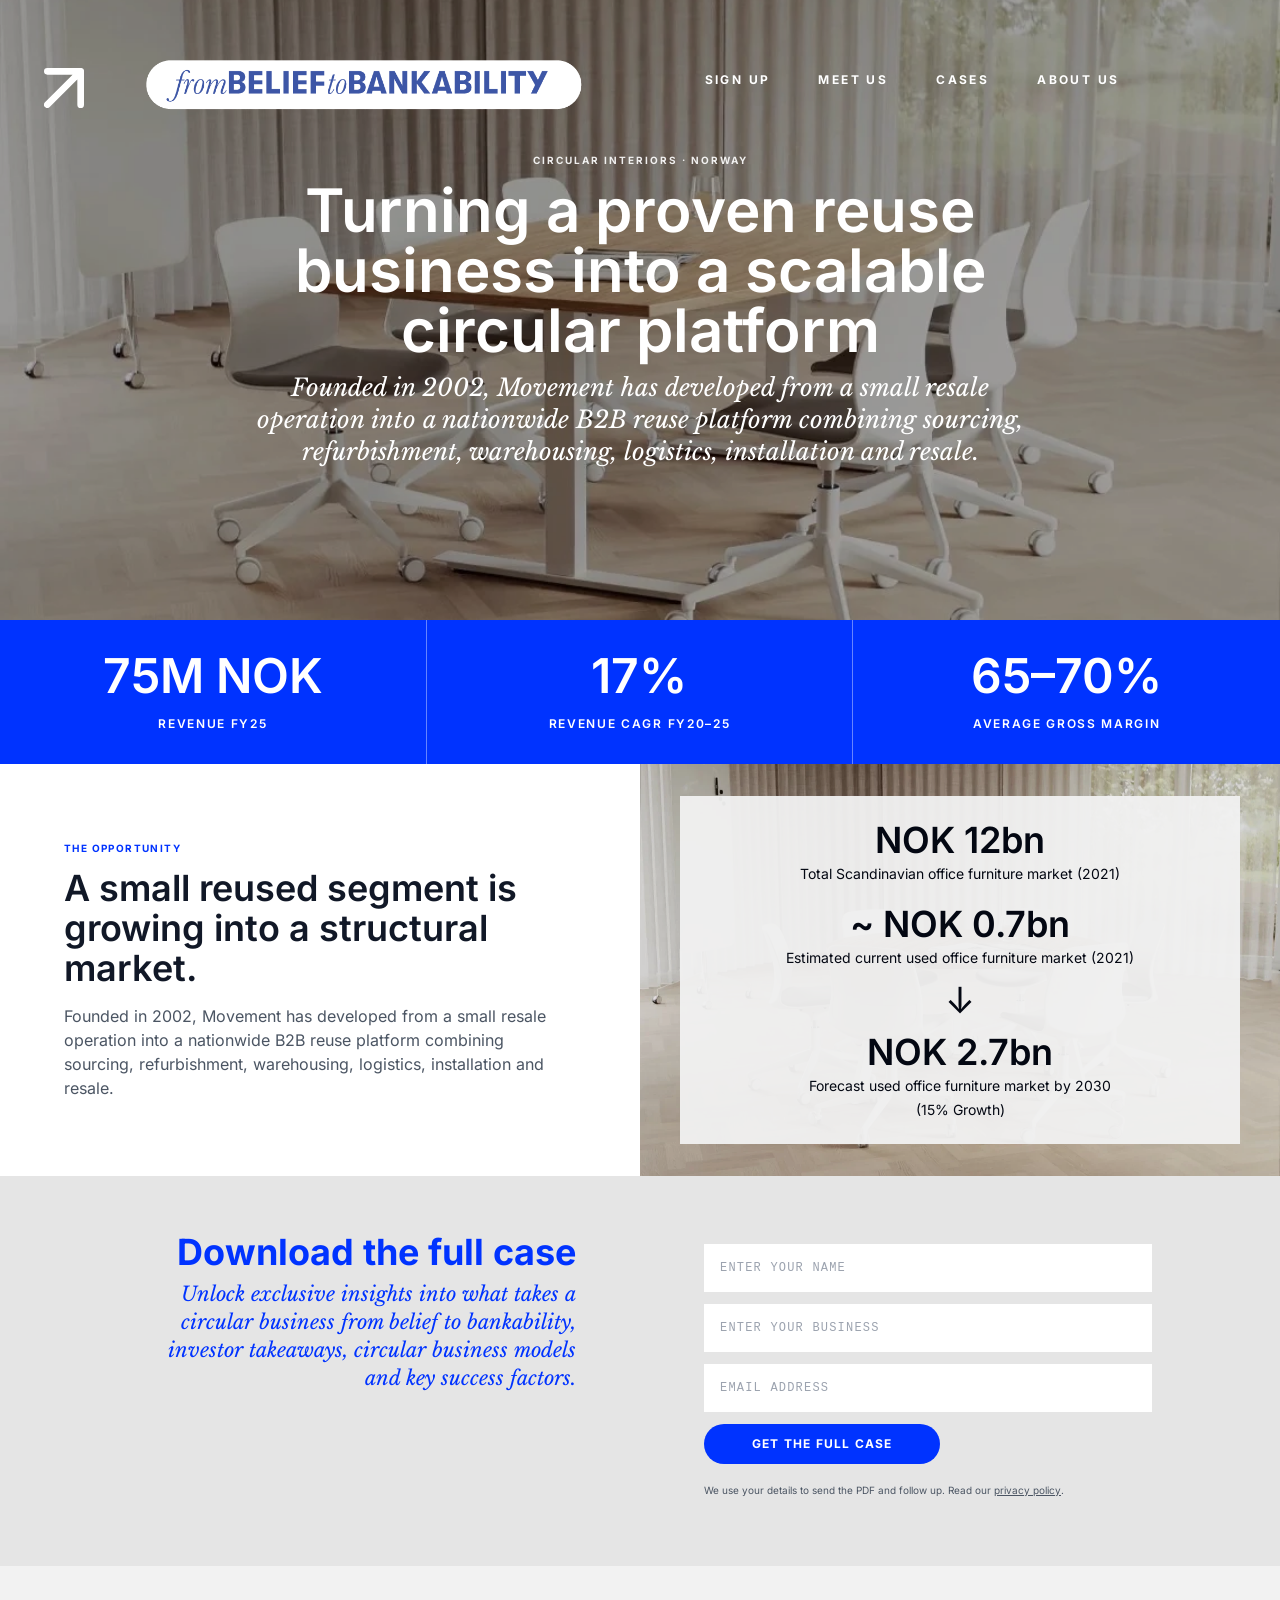
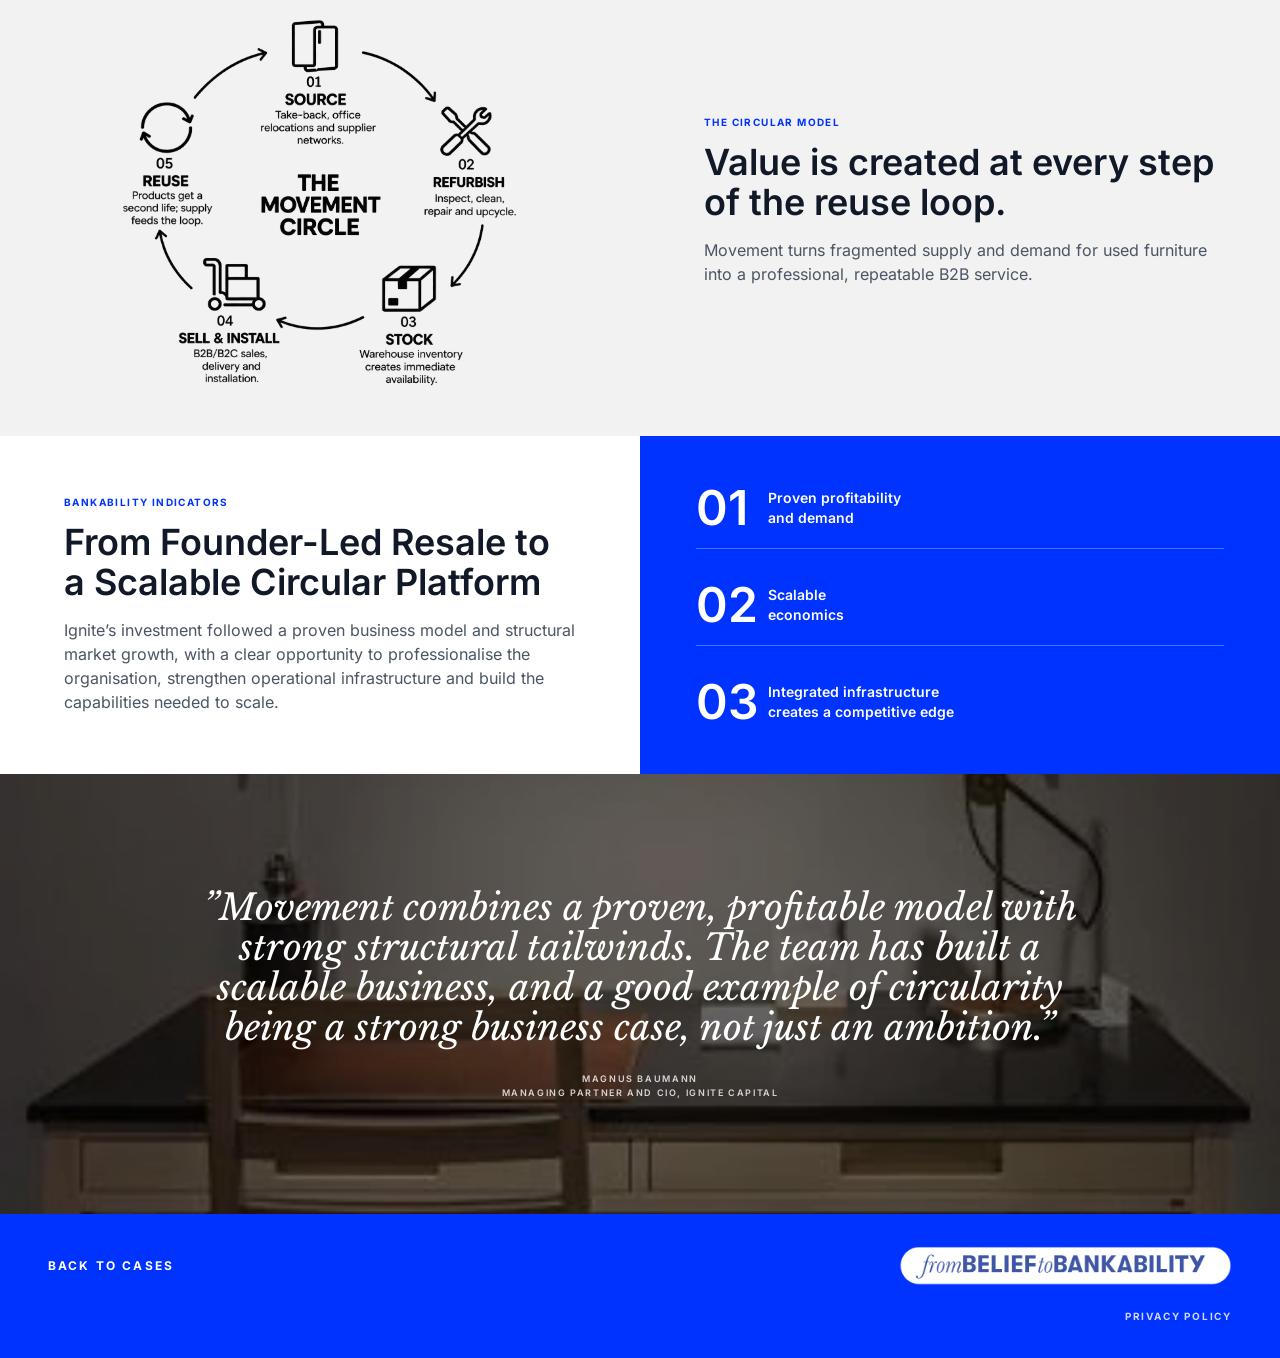
<file: cases/Movement/index.html>
<!DOCTYPE html>
<html lang="en" class="scroll-smooth">

<head>
    <meta charset="UTF-8">
    <meta name="viewport" content="width=device-width, initial-scale=1.0">
    <link rel="icon" href="/favicon.svg" type="image/svg+xml">
    <link rel="icon" href="/favicon.ico" sizes="32x32">
    <link rel="apple-touch-icon" href="/apple-touch-icon.png">
    <link rel="manifest" href="/site.webmanifest">
    <meta name="theme-color" content="#0033FF">
    <meta name="description"
        content="Movement turns proven reuse into a scalable circular platform for furniture and interiors.">
    <title>Movement | Nordic Circular Investments</title>
    <link rel="stylesheet" href="../../tailwind.css">
    <link rel="stylesheet" href="../../site-header.css">
    <script src="../../site-header.js" defer></script>
    <style>
        body {
            font-family: 'Inter', sans-serif;
        }

        .serif-italic {
            font-family: 'Libre Baskerville', serif;
            font-style: italic;
        }

        .case-header site-header {
            height: 80px;
        }

        .case-hero {
            min-height: 320px;
        }

        .case-quote {
            min-height: 320px;
        }

        @media (min-width: 768px) {
            .case-header site-header {
                height: 0;
            }

            .case-hero {
                min-height: 620px;
            }

            .case-quote {
                min-height: 440px;
            }
        }
    </style>
</head>

<body class="overflow-x-hidden bg-white text-gray-900">
    <header class="case-header relative">
        <site-header></site-header>
        <section
            class="case-hero relative flex items-center justify-center overflow-hidden px-5 py-10 text-center text-white md:px-8">
            <img src="Data/konferensgrupp-agenda-ergo-006c-77373.webp"
                alt="A bright Movement conference room with a shared table and chairs"
                class="absolute inset-0 h-full w-full object-cover object-center">
            <div class="absolute inset-0 bg-black/35"></div>
            <div class="relative z-10 mx-auto max-w-3xl">
                <p class="mb-3 text-[10px] font-bold uppercase tracking-[0.2em] text-white/90">Circular interiors ·
                    Norway</p>
                <h1 class="text-3xl font-semibold leading-tight md:text-6xl">Turning a proven reuse business into a
                    scalable circular platform</h1>
                <p class="serif-italic mt-3 text-base leading-relaxed md:text-2xl">
                    Founded in 2002, Movement has developed from a small resale operation into a nationwide B2B reuse
                    platform combining sourcing, refurbishment, warehousing, logistics, installation and resale.
                </p>
            </div>
        </section>
    </header>

    <main>
        <section aria-label="Movement at a glance" class="grid grid-cols-1 bg-[#0033FF] text-white sm:grid-cols-3">
            <div class="border-b border-white/40 px-5 py-5 text-center sm:border-b-0 sm:border-r md:px-8 md:py-8">
                <p class="text-3xl font-semibold leading-none md:text-5xl">75M NOK</p>
                <p
                    class="mt-2 text-[9px] font-semibold uppercase leading-tight tracking-[0.1em] md:mt-4 md:text-xs md:tracking-[0.14em]">
                    Revenue FY25</p>
            </div>
            <div class="border-b border-white/40 px-5 py-5 text-center sm:border-b-0 sm:border-r md:px-8 md:py-8">
                <p class="text-3xl font-semibold leading-none md:text-5xl">17%</p>
                <p
                    class="mt-2 text-[9px] font-semibold uppercase leading-tight tracking-[0.1em] md:mt-4 md:text-xs md:tracking-[0.14em]">
                    REVENUE CAGR FY20–25</p>
            </div>
            <div class="px-5 py-5 text-center md:px-8 md:py-8">
                <p class="text-3xl font-semibold leading-none md:text-5xl">65–70%</p>
                <p
                    class="mt-2 text-[9px] font-semibold uppercase leading-tight tracking-[0.1em] md:mt-4 md:text-xs md:tracking-[0.14em]">
                    AVERAGE GROSS MARGIN</p>
            </div>
        </section>

        <section class="grid grid-cols-1 md:min-h-[390px] md:grid-cols-2">
            <div class="order-2 flex flex-col justify-center px-6 py-9 md:order-1 md:px-16 md:py-16">
                <p class="mb-3 text-[10px] font-bold uppercase tracking-[0.14em] text-[#0033FF]">The opportunity</p>
                <h2 class="max-w-xl text-2xl font-semibold leading-snug md:text-4xl">
                    A small reused segment is growing into a structural market.</h2>
                <p class="mt-4 max-w-xl text-sm leading-relaxed text-gray-600 md:text-base">
                    Founded in 2002, Movement has
                    developed from a small resale
                    operation into a nationwide B2B
                    reuse platform combining sourcing,
                    refurbishment, warehousing, logistics,
                    installation and resale.
                </p>
            </div>
            <div
                class="order-1 relative flex min-h-[390px] items-center justify-center overflow-hidden px-5 py-6 md:order-2 md:min-h-0 md:px-8 md:py-8">
                <img src="Data/inklistrad-film-77503.webp" alt="Movement's market opportunity for renewed furniture"
                    class="absolute inset-0 h-full w-full object-cover object-center">
                <div class="absolute inset-0 bg-black/10"></div>
                <div
                    class="relative z-10 w-full max-w-[560px] bg-[#f3f3f3]/95 px-5 py-5 text-center text-gray-950 md:px-8 md:py-6">
                    <div>
                        <p class="text-2xl font-semibold leading-tight md:text-4xl">NOK 12bn</p>
                        <p class="mt-1 text-[11px] leading-snug md:text-sm">Total Scandinavian office furniture market
                            (2021)</p>
                    </div>
                    <div class="mt-4 md:mt-5">
                        <p class="text-2xl font-semibold leading-tight md:text-4xl">~ NOK 0.7bn</p>
                        <p class="mt-1 text-[11px] leading-snug md:text-sm">Estimated current used office furniture
                            market (2021)</p>
                    </div>
                    <p class="my-2 text-3xl leading-none md:my-3 md:text-4xl" aria-hidden="true">↓</p>
                    <div>
                        <p class="text-2xl font-semibold leading-tight md:text-4xl">NOK 2.7bn</p>
                        <p class="mt-1 text-[11px] leading-snug md:text-sm">Forecast used office furniture market by
                            2030</p>
                        <p class="mt-1 text-[11px] leading-snug md:text-sm">(15% Growth)</p>
                    </div>
                </div>
            </div>
        </section>

        <section class="grid grid-cols-1 md:grid-cols-2" id="signup-form">
            <div
                class="bg-[#E5E5E5] px-6 pt-10 pb-2 md:px-16 md:py-14 flex flex-col justify-start items-start md:items-end text-left md:text-right">
                <div class="max-w-md">
                    <h3 class="text-[#0033FF] text-3xl md:text-4xl font-bold mb-2">Download the full case</h3>
                    <p class="text-[#0033FF] text-lg md:text-xl serif-italic italic leading-snug">
                                                Unlock exclusive insights into what takes a circular business from 
                        belief to bankability, investor takeaways, circular business models and 
                        key success factors.
                    </p>
                </div>
            </div>
            <div class="bg-[#E5E5E5] px-6 pt-4 pb-10 md:px-16 md:py-14 flex flex-col justify-center items-start">
                <form name="download-case" method="POST" netlify data-netlify="true" class="w-full max-w-md space-y-3">
                    <input type="hidden" name="case" value="Movement">
                    <input type="text" name="name" placeholder="ENTER YOUR NAME" required
                        class="w-full p-4 bg-white border-none text-xs tracking-widest font-mono focus:ring-2 focus:ring-[#0033FF] outline-none">

                    <input type="text" name="business" placeholder="ENTER YOUR BUSINESS" required
                        class="w-full p-4 bg-white border-none text-xs tracking-widest font-mono focus:ring-2 focus:ring-[#0033FF] outline-none">

                    <input type="email" name="email" placeholder="EMAIL ADDRESS" required
                        class="w-full p-4 bg-white border-none text-xs tracking-widest font-mono focus:ring-2 focus:ring-[#0033FF] outline-none">

                    <button type="submit"
                        class="bg-[#0033FF] text-white px-12 py-3 rounded-full text-xs font-bold uppercase tracking-widest hover:bg-blue-700 transition">
                        GET THE FULL CASE
                    </button>
                    <p class="pt-2 text-[10px] leading-snug text-gray-600">We use your details to send the PDF and
                        follow up. Read our <a href="../../privacy.html" class="underline">privacy policy</a>.</p>
                </form>
            </div>
        </section>

        <section class="grid grid-cols-1 bg-[#f2f2f2] md:min-h-[390px] md:grid-cols-2">
            <div
                class="order-1 flex min-h-[270px] items-center justify-center bg-[#f2f2f2] px-5 py-8 md:order-1 md:min-h-0 md:px-8 md:py-10">
                <img src="Data/inklistrad-film-77437.webp"
                    alt="Movement circular reuse process: source, refresh, resell and reuse"
                    class="h-full max-h-[390px] w-full max-w-[440px] object-contain">
            </div>
            <div class="order-2 flex flex-col justify-center px-6 py-9 md:order-2 md:px-16 md:py-16">
                <p class="mb-3 text-[10px] font-bold uppercase tracking-[0.14em] text-[#0033FF]">The circular model</p>
                <h2 class="max-w-xl text-2xl font-semibold leading-snug md:text-4xl">Value is created at every step of
                    the reuse loop.</h2>
                <p class="mt-4 max-w-xl text-sm leading-relaxed text-gray-600 md:text-base">
                    Movement turns fragmented supply and demand for used furniture into a
                    professional, repeatable B2B service.
                </p>
            </div>
        </section>

        <section class="grid grid-cols-1 md:grid-cols-2">
            <div class="order-1 flex flex-col justify-center px-6 py-9 md:order-1 md:px-16 md:py-14">
                <p class="mb-3 text-[10px] font-bold uppercase tracking-[0.14em] text-[#0033FF]">Bankability indicators
                </p>
                <h2 class="max-w-xl text-2xl font-semibold leading-snug md:text-4xl">
                    From Founder-Led Resale to a Scalable Circular Platform</h2>
                <p class="mt-4 max-w-xl text-sm leading-relaxed text-gray-600 md:text-base">
                    Ignite’s investment followed a proven business model and structural
                    market growth, with a clear opportunity to professionalise the organisation,
                    strengthen operational infrastructure and build the capabilities needed to
                    scale.
                </p>
            </div>
            <div
                class="order-2 relative flex flex-col justify-center overflow-hidden bg-[#0033FF] px-6 py-6 text-white md:order-2 md:px-14 md:py-8">
                <div class="relative z-10 space-y-3 md:space-y-4">
                    <div
                        class="grid grid-cols-[40px_1fr] items-center gap-x-4 border-b border-white/30 py-3 md:grid-cols-[56px_1fr] md:py-4">
                        <span class="text-3xl font-semibold leading-none md:text-5xl">01</span>
                        <p class="max-w-xs text-xs font-semibold leading-snug md:text-sm">Proven profitability <br />and
                            demand</p>
                    </div>
                    <div
                        class="grid grid-cols-[40px_1fr] items-center gap-x-4 border-b border-white/30 py-3 md:grid-cols-[56px_1fr] md:py-4">
                        <span class="text-3xl font-semibold leading-none md:text-5xl">02</span>
                        <p class="max-w-xs text-xs font-semibold leading-snug md:text-sm">Scalable<br />economics</p>
                    </div>
                    <div class="grid grid-cols-[40px_1fr] items-center gap-x-4 py-3 md:grid-cols-[56px_1fr] md:py-4">
                        <span class="text-3xl font-semibold leading-none md:text-5xl">03</span>
                        <p class="max-w-xs text-xs font-semibold leading-snug md:text-sm">Integrated
                            infrastructure<br />creates a competitive edge</p>
                    </div>
                </div>
            </div>
        </section>

        <section
            class="case-quote relative flex items-center justify-center overflow-hidden px-6 py-14 text-center text-white">
            <img src="Data/inklistrad-film-77499.webp" alt="Movement's conference room with reused furniture"
                class="absolute inset-0 h-full w-full object-cover object-center">
            <div class="absolute inset-0 bg-black/55"></div>
            <figure class="relative z-10 mx-auto max-w-4xl">
                <blockquote class="serif-italic text-xl leading-relaxed md:text-4xl">
                    ”Movement combines a proven, profitable model with
                    strong structural tailwinds. The team has built a
                    scalable business, and a good example of circularity
                    being a strong business case, not just an ambition.”
                </blockquote>
                <figcaption class="mt-6 text-[9px] font-semibold uppercase tracking-[0.18em] text-white/80">
                    Magnus Baumann<br />Managing Partner and CIO, Ignite Capital</figcaption>
            </figure>
        </section>
    </main>

    <footer class="bg-[#0033FF] text-white py-8 px-6 md:px-12">
        <div class="max-w-7xl mx-auto flex flex-col sm:flex-row justify-between items-center gap-6">
            <a href="../../cases.html" class="text-xs uppercase font-bold tracking-[0.18em] hover:opacity-70">Back to
                cases</a>
            <a href="index.html" aria-label="Back to home">
                <img src="../../images/frombelieftobankability_logo_cropped.png" alt="From Belief to Bankability"
                    class="h-10 w-auto object-contain">
            </a>
        </div>
        <div class="max-w-7xl mx-auto mt-4 text-center sm:text-right">
            <a href="../../privacy.html"
                class="text-[10px] uppercase font-bold tracking-[0.18em] opacity-80 hover:opacity-100">Privacy
                policy</a>
        </div>
    </footer>
    <script src="../download-form.js"></script>
</body>

</html>
</file>
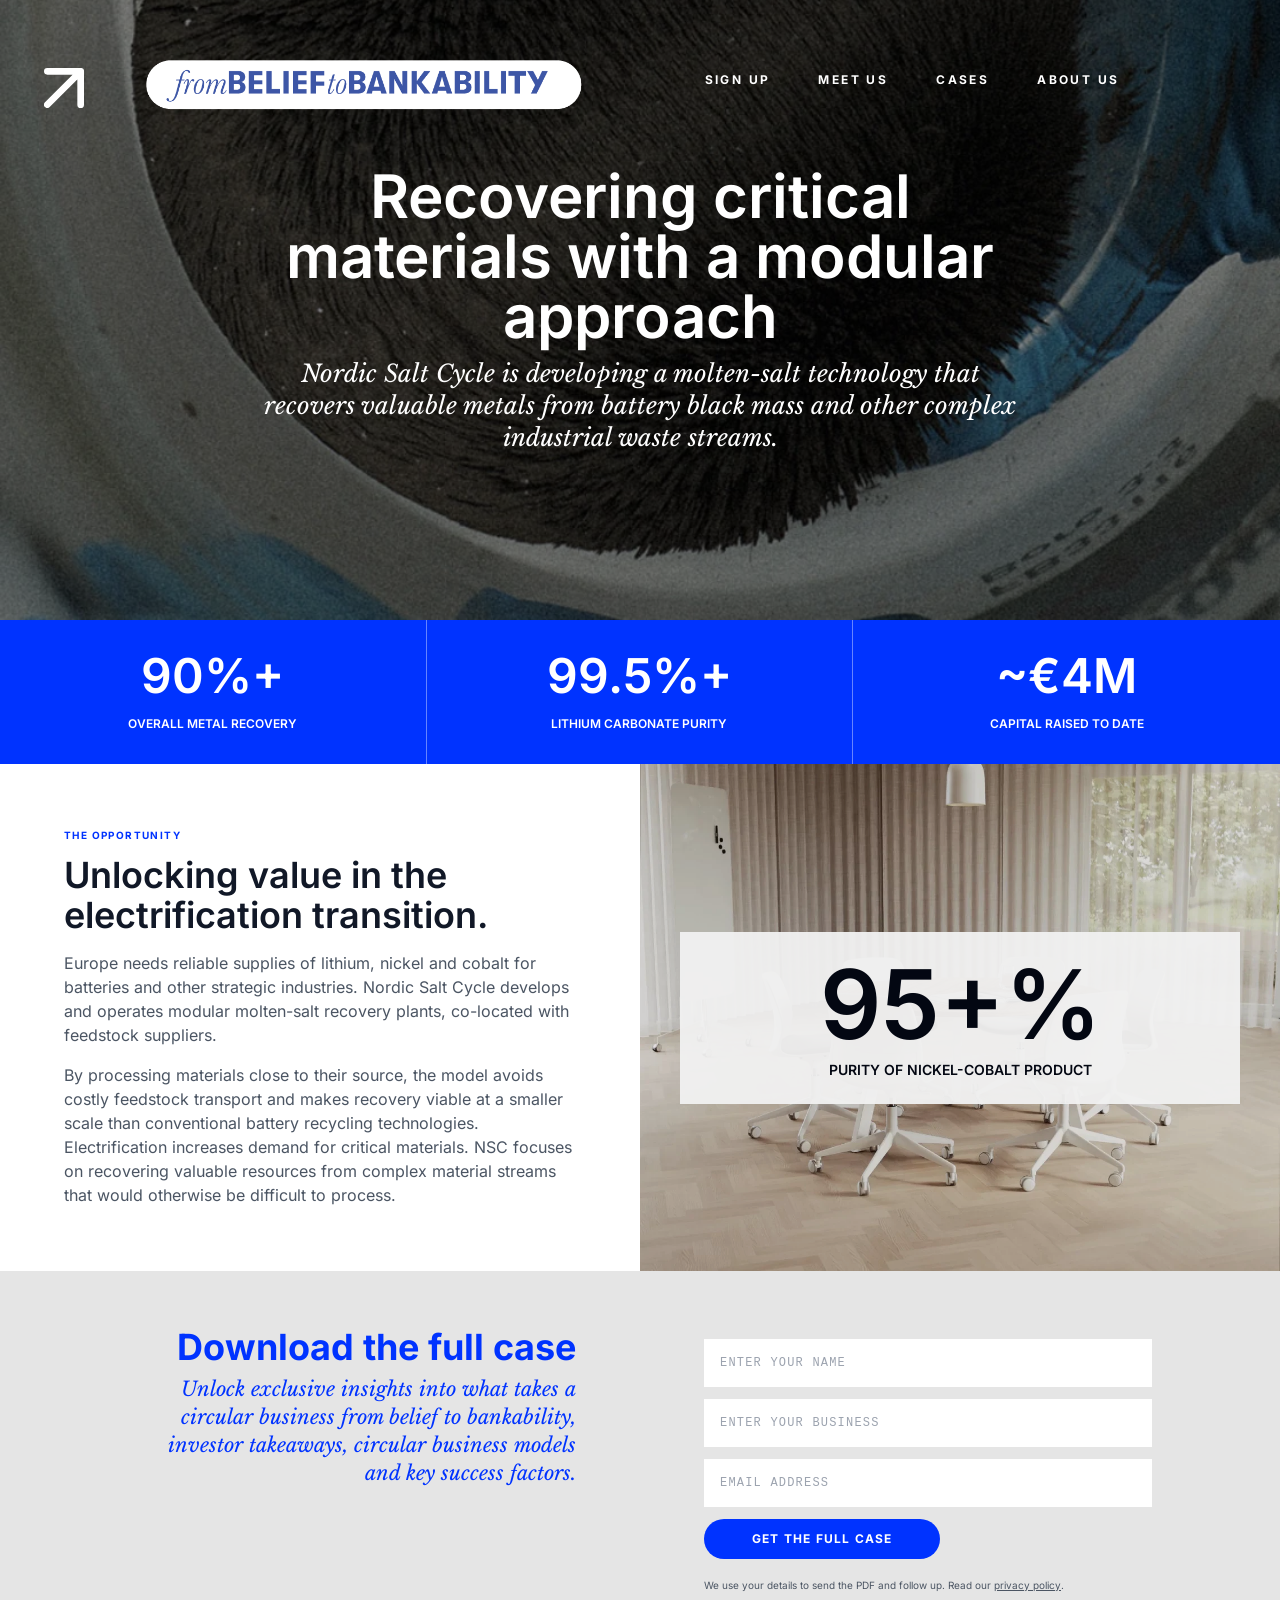
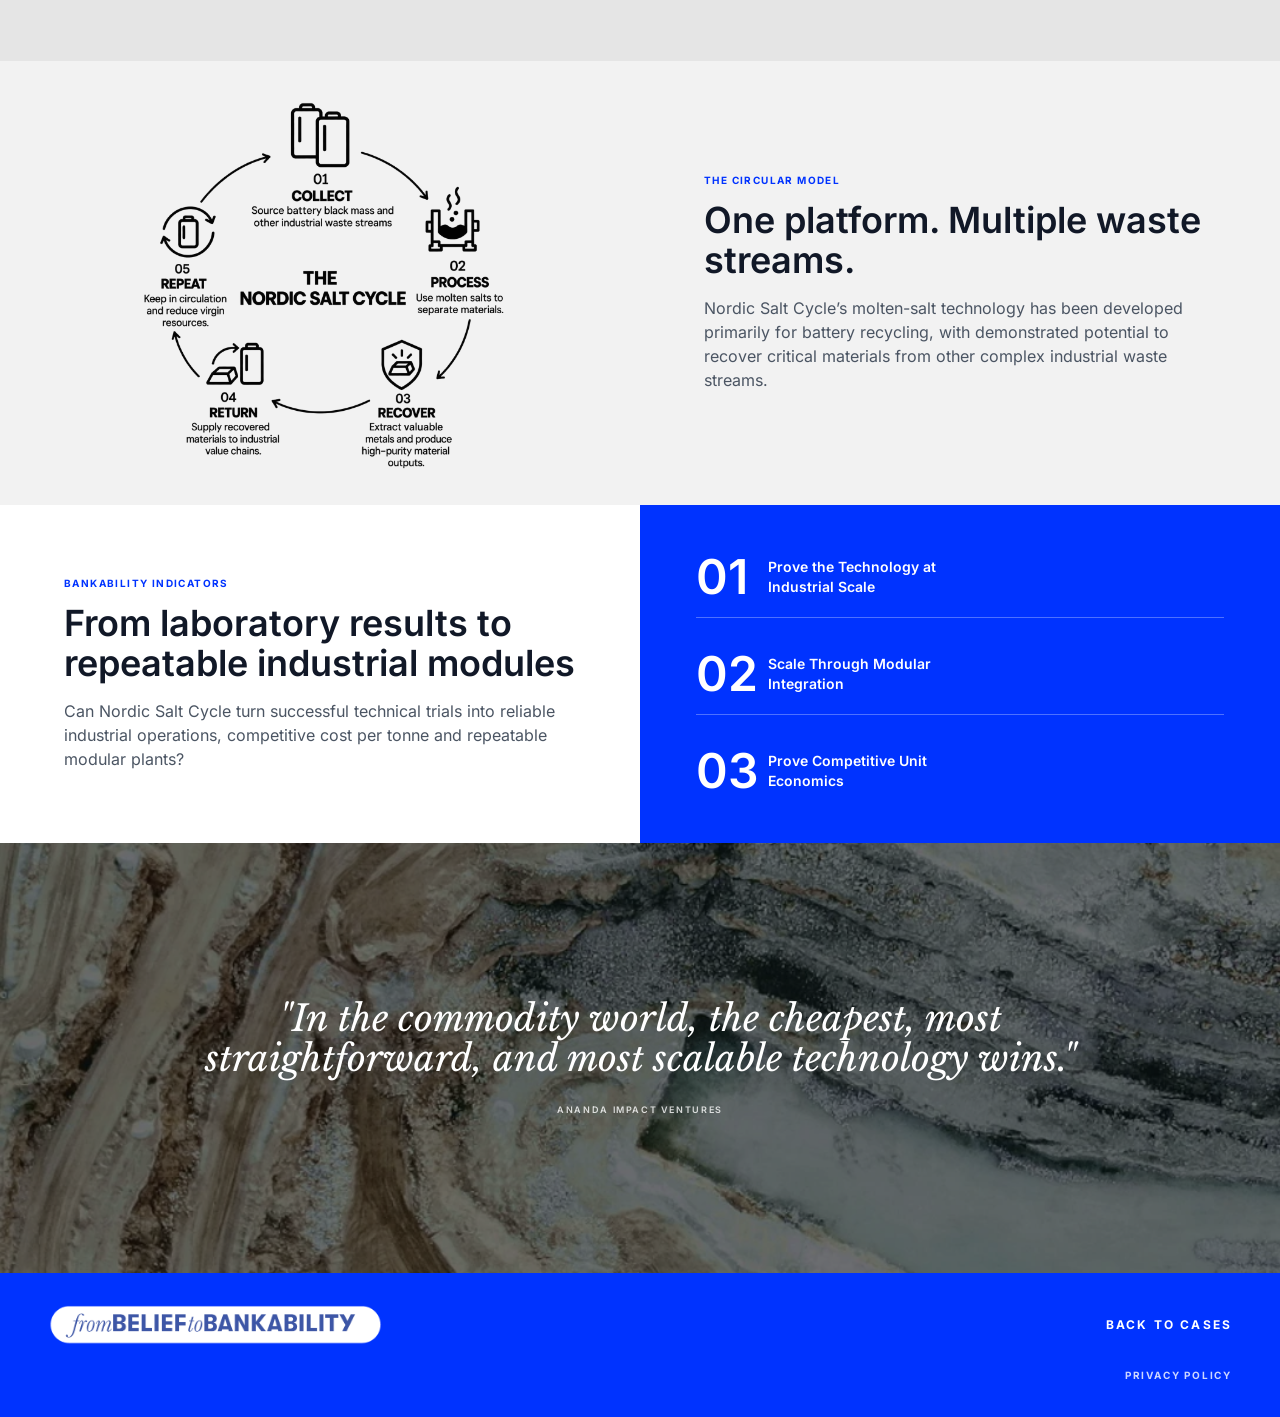
<file: cases/NSC/index.html>
<!DOCTYPE html>
<html lang="en" class="scroll-smooth">

<head>
    <meta charset="UTF-8">
    <meta name="viewport" content="width=device-width, initial-scale=1.0">
    <link rel="icon" href="/favicon.svg" type="image/svg+xml">
    <link rel="icon" href="/favicon.ico" sizes="32x32">
    <link rel="apple-touch-icon" href="/apple-touch-icon.png">
    <link rel="manifest" href="/site.webmanifest">
    <meta name="theme-color" content="#0033FF">
    <meta name="description" content="NSC recovers critical materials with a modular approach.">
    <title>NSC | Nordic Circular Investments</title>
    <link rel="stylesheet" href="../../tailwind.css">
    <link rel="stylesheet" href="../../site-header.css">
    <script src="../../site-header.js" defer></script>
    <style>
        body {
            font-family: Inter, sans-serif
        }

        .serif-italic {
            font-family: 'Libre Baskerville', serif;
            font-style: italic
        }

        .case-header site-header {
            height: 80px
        }

        .case-hero {
            min-height: 310px
        }

        .case-quote {
            min-height: 300px
        }

        @media(min-width:768px) {
            .case-header site-header {
                height: 0
            }

            .case-hero {
                min-height: 620px
            }

            .case-quote {
                min-height: 430px
            }
        }
    </style>
</head>

<body class="overflow-x-hidden bg-white text-gray-900">
    <header class="case-header relative"><site-header></site-header>
        <section
            class="case-hero relative flex items-center justify-center overflow-hidden px-5 py-10 text-center text-white md:px-8">
            <img src="Data/inklistrad-film-77513.webp" alt="NSC critical materials recovery process"
                class="absolute inset-0 h-full w-full object-cover">
            <div class="absolute inset-0 bg-black/45"></div>
            <div class="relative z-10 mx-auto max-w-3xl">
                <h1 class="text-3xl font-semibold leading-tight md:text-6xl">Recovering critical materials with a
                    modular approach</h1>
                <p class="serif-italic mt-3 text-base md:text-2xl">
                    Nordic Salt Cycle is developing a molten-salt technology that recovers valuable metals from battery 
                    black mass and other complex industrial waste streams. 
                </p>
            </div>
        </section>
    </header>
    <main>
        <section aria-label="NSC at a glance" class="grid grid-cols-1 bg-[#0033FF] text-white sm:grid-cols-3">
            <div class="border-b border-white/40 px-5 py-5 text-center sm:border-b-0 sm:border-r md:px-8 md:py-8">
                <p class="text-3xl font-semibold md:text-5xl">90%+</p>
                <p class="mt-2 text-[9px] font-semibold uppercase md:mt-4 md:text-xs">OVERALL METAL RECOVERY</p>
            </div>
            <div class="border-b border-white/40 px-5 py-5 text-center sm:border-b-0 sm:border-r md:px-8 md:py-8">
                <p class="text-3xl font-semibold md:text-5xl">99.5%+</p>
                <p class="mt-2 text-[9px] font-semibold uppercase md:mt-4 md:text-xs">LITHIUM CARBONATE PURITY</p>
            </div>
            <div class="px-5 py-5 text-center md:px-8 md:py-8">
                <p class="text-3xl font-semibold md:text-5xl">~€4M</p>
                <p class="mt-2 text-[9px] font-semibold uppercase md:mt-4 md:text-xs">CAPITAL RAISED TO DATE</p>
            </div>
        </section>

        <section class="grid grid-cols-1 md:min-h-[390px] md:grid-cols-2">
            <div class="order-2 flex flex-col justify-center px-6 py-9 md:order-1 md:px-16 md:py-16">
                <p class="mb-3 text-[10px] font-bold uppercase tracking-[0.14em] text-[#0033FF]">The opportunity</p>
                <h2 class="text-2xl font-semibold md:text-4xl">Unlocking value in the electrification transition.</h2>
                <p class="mt-4 text-sm leading-relaxed text-gray-600 md:text-base">
                    Europe needs reliable supplies of lithium, nickel and cobalt for 
                    batteries and other strategic industries.
                    Nordic Salt Cycle develops and operates modular molten-salt recovery 
                    plants, co-located with feedstock suppliers. 
                </p>
                <p class="mt-4 text-sm leading-relaxed text-gray-600 md:text-base">
                    By processing materials close to their source, the model avoids costly 
                    feedstock transport and makes recovery viable at a smaller scale than 
                    conventional battery recycling technologies.
                    
                    Electrification increases demand for
                    critical materials. NSC focuses on recovering valuable resources from complex material streams that
                    would otherwise be difficult to process.</p>
            </div>
            <div class="order-1 relative flex min-h-[390px] items-center justify-center overflow-hidden px-5 py-6 md:order-2 md:min-h-0 md:px-8 md:py-8">
                <img src="Data/inklistrad-film-77503.webp" alt="Sargassum seaweed floating in coastal water" class="absolute inset-0 h-full w-full object-cover object-center">
                <div class="absolute inset-0 bg-black/10"></div>
                <div class="relative z-10 w-full max-w-[560px] bg-[#f3f3f3]/95 px-5 py-5 text-center text-gray-950 md:px-8 md:py-6">
                    <p class="text-5xl font-semibold md:text-8xl">95+% </p>
                    <p class="mt-2 text-sm font-semibold">PURITY OF NICKEL-COBALT PRODUCT</p>
                </div>
            </div>
        </section>        
        <section class="grid grid-cols-1 md:grid-cols-2" id="signup-form">
            <div class="bg-[#E5E5E5] px-6 pt-10 pb-2 md:px-16 md:py-14 flex flex-col justify-start items-start md:items-end text-left md:text-right">
                <div class="max-w-md">
                    <h3 class="text-[#0033FF] text-3xl md:text-4xl font-bold mb-2">Download the full case</h3>
                    <p class="text-[#0033FF] text-lg md:text-xl serif-italic italic leading-snug">
                                                Unlock exclusive insights into what takes a circular business from 
                        belief to bankability, investor takeaways, circular business models and 
                        key success factors.
                    </p>
                </div>
            </div>
            <div class="bg-[#E5E5E5] px-6 pt-4 pb-10 md:px-16 md:py-14 flex flex-col justify-center items-start">
                <form name="download-case" method="POST" netlify data-netlify="true" class="w-full max-w-md space-y-3">
                    <input type="hidden" name="case" value="NSC">
                    <input type="text" name="name" placeholder="ENTER YOUR NAME" required
                        class="w-full p-4 bg-white border-none text-xs tracking-widest font-mono focus:ring-2 focus:ring-[#0033FF] outline-none">

                    <input type="text" name="business" placeholder="ENTER YOUR BUSINESS" required
                        class="w-full p-4 bg-white border-none text-xs tracking-widest font-mono focus:ring-2 focus:ring-[#0033FF] outline-none">

                    <input type="email" name="email" placeholder="EMAIL ADDRESS" required
                        class="w-full p-4 bg-white border-none text-xs tracking-widest font-mono focus:ring-2 focus:ring-[#0033FF] outline-none">

                    <button type="submit"
                        class="bg-[#0033FF] text-white px-12 py-3 rounded-full text-xs font-bold uppercase tracking-widest hover:bg-blue-700 transition">
                        GET THE FULL CASE
                    </button>
                    <p class="pt-2 text-[10px] leading-snug text-gray-600">We use your details to send the PDF and follow up. Read our <a href="../../privacy.html" class="underline">privacy policy</a>.</p>
                </form>
            </div>
        </section>

        <section class="grid grid-cols-1 bg-[#f2f2f2] md:min-h-[390px] md:grid-cols-2">
            <div class="order-1 flex min-h-[250px] items-center justify-center px-5 py-8 md:order-1 md:min-h-0"><img
                    src="Data/inklistrad-film-77554.webp" alt="Modular material recovery process"
                    class="h-full max-h-[380px] w-full max-w-[460px] object-contain"></div>
            <div class="order-2 flex flex-col justify-center px-6 py-9 md:order-2 md:px-16 md:py-16">
                <p class="mb-3 text-[10px] font-bold uppercase tracking-[0.14em] text-[#0033FF]">The circular model</p>
                <h2 class="text-2xl font-semibold md:text-4xl">One platform. Multiple waste streams.</h2>
                <p class="mt-4 text-sm leading-relaxed text-gray-600 md:text-base">
                    Nordic Salt Cycle’s molten-salt technology has been developed primarily for 
                    battery recycling, with demonstrated potential to recover critical materials from 
                    other complex industrial waste streams.
                </p>
            </div>
        </section>
        <section class="grid grid-cols-1 md:grid-cols-2">
            <div class="order-2 flex flex-col justify-center px-6 py-9 md:order-1 md:px-16 md:py-14">
                <p class="mb-3 text-[10px] font-bold uppercase tracking-[0.14em] text-[#0033FF]">Bankability indicators
                </p>
                <h2 class="text-2xl font-semibold md:text-4xl">From laboratory results to repeatable industrial modules</h2>
                <p class="mt-4 text-sm leading-relaxed text-gray-600 md:text-base">
                    Can Nordic Salt Cycle turn successful technical trials into reliable 
                    industrial operations, competitive cost per tonne and repeatable modular 
                    plants?
                </p>
            </div>

            <div class="order-2 relative flex flex-col justify-center overflow-hidden bg-[#0033FF] px-6 py-6 text-white md:order-2 md:px-14 md:py-8">
                <div class="relative z-10 space-y-3 md:space-y-4">
                    <div class="grid grid-cols-[40px_1fr] items-center gap-x-4 border-b border-white/30 py-3 md:grid-cols-[56px_1fr] md:py-4">
                        <span class="text-3xl font-semibold leading-none md:text-5xl">01</span>
                        <p class="max-w-xs text-xs font-semibold leading-snug md:text-sm">Prove the Technology at<br/>Industrial Scale</p>
                    </div>
                    <div class="grid grid-cols-[40px_1fr] items-center gap-x-4 border-b border-white/30 py-3 md:grid-cols-[56px_1fr] md:py-4">
                        <span class="text-3xl font-semibold leading-none md:text-5xl">02</span>
                        <p class="max-w-xs text-xs font-semibold leading-snug md:text-sm">Scale Through Modular<br/>Integration </p>
                    </div>
                    <div class="grid grid-cols-[40px_1fr] items-center gap-x-4 py-3 md:grid-cols-[56px_1fr] md:py-4">
                        <span class="text-3xl font-semibold leading-none md:text-5xl">03</span>
                        <p class="max-w-xs text-xs font-semibold leading-snug md:text-sm">Prove Competitive Unit<br/>Economics</p>
                    </div>
                </div>
            </div>            
        </section>
        <section
            class="case-quote relative flex items-center justify-center overflow-hidden px-6 py-14 text-center text-white">
            <img src="Data/inklistrad-film-77594.webp" alt="Critical material in a circular industrial process"
                class="absolute inset-0 h-full w-full object-cover">
            <div class="absolute inset-0 bg-black/55"></div>
            <figure class="relative z-10 mx-auto max-w-4xl">
                <blockquote class="serif-italic text-xl leading-relaxed md:text-4xl">
                    "In the commodity world, the cheapest, most 
                    straightforward, and most scalable technology wins."
                </blockquote>
                <figcaption class="mt-6 text-[9px] font-semibold uppercase tracking-[0.18em] text-white/80">
                    Ananda Impact Ventures
                </figcaption>
            </figure>

        </section>
    </main>
    <footer class="bg-[#0033FF] text-white py-8 px-6 md:px-12">
        <div class="max-w-7xl mx-auto flex flex-col sm:flex-row justify-between items-center gap-6">
            <a href="index.html" aria-label="Back to home">
                <img src="../../images/frombelieftobankability_logo_cropped.png" alt="From Belief to Bankability" class="h-10 w-auto object-contain">
            </a>
            <a href="../../cases.html" class="text-xs uppercase font-bold tracking-[0.18em] hover:opacity-70">Back to cases</a>
        </div>
        <div class="max-w-7xl mx-auto mt-4 text-center sm:text-right">
            <a href="../../privacy.html" class="text-[10px] uppercase font-bold tracking-[0.18em] opacity-80 hover:opacity-100">Privacy policy</a>
        </div>
    </footer>
    <script src="../download-form.js"></script>
</body>

</html>
</file>
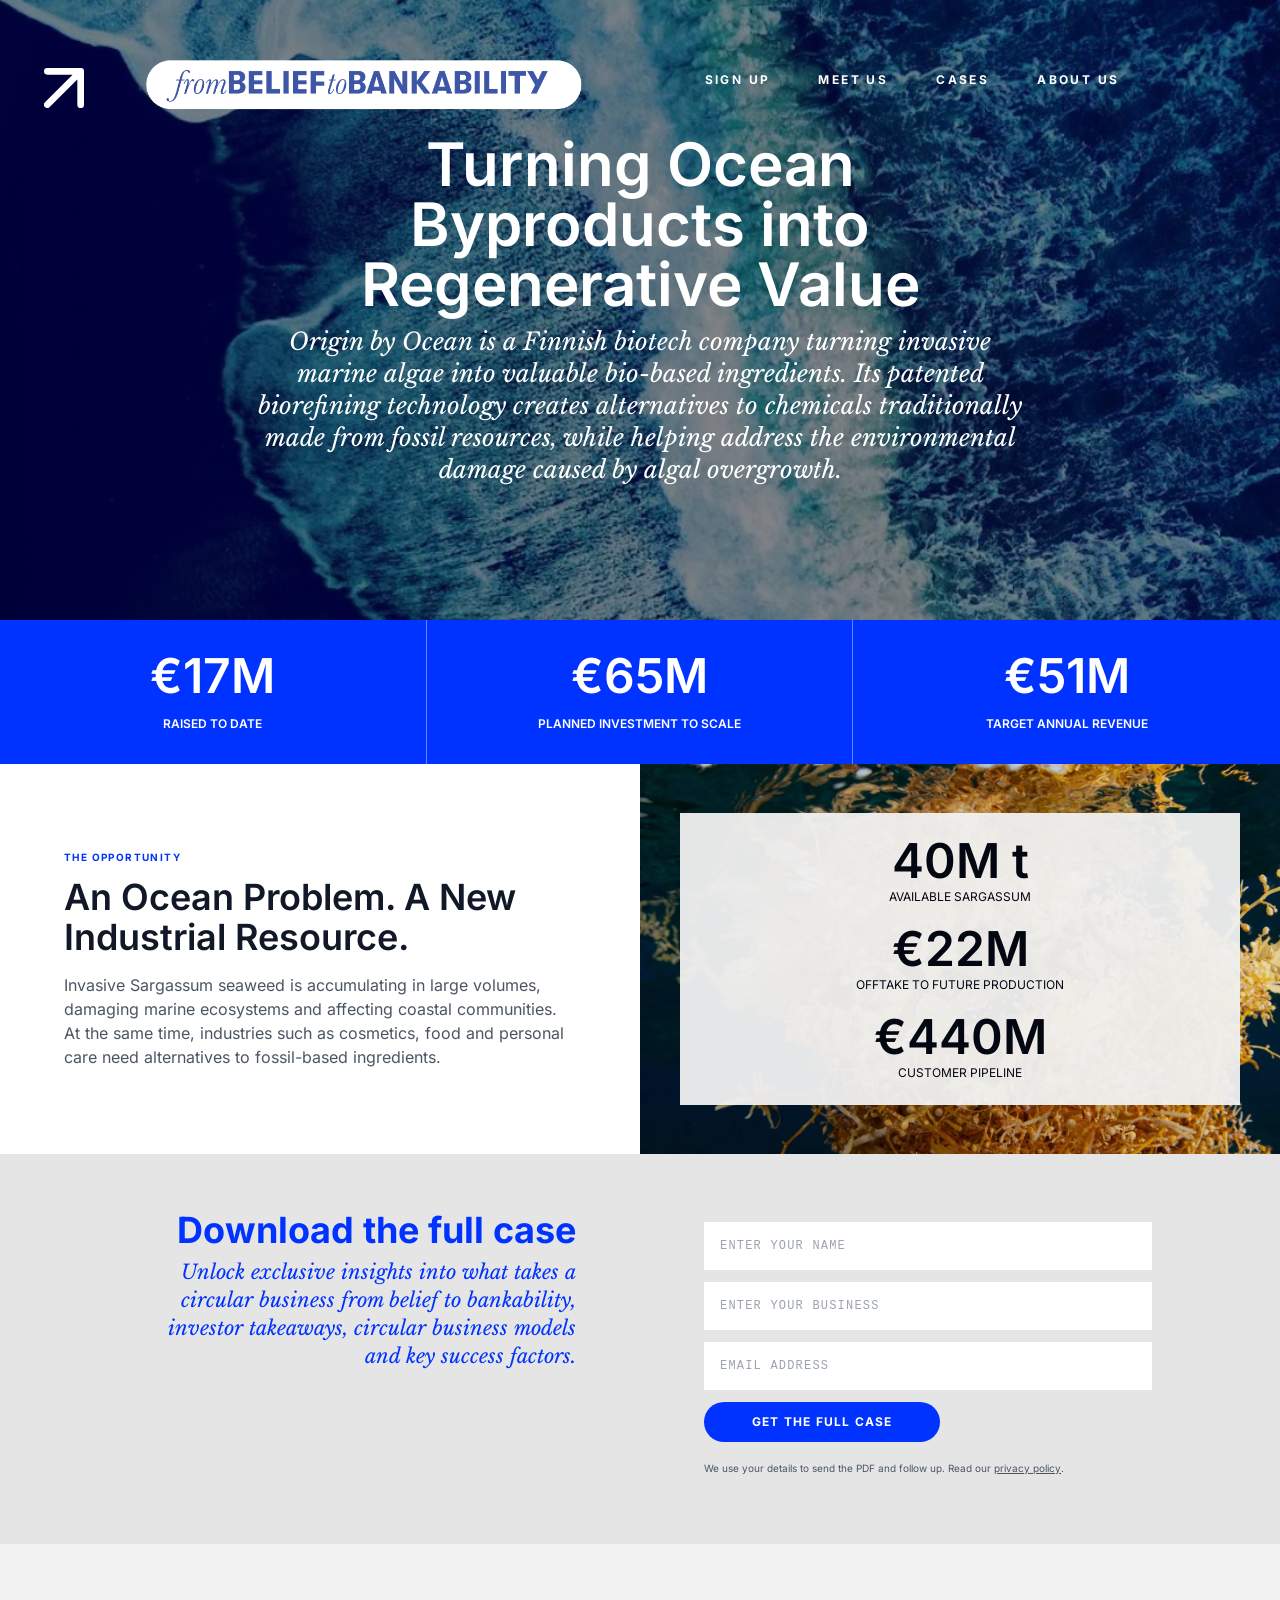
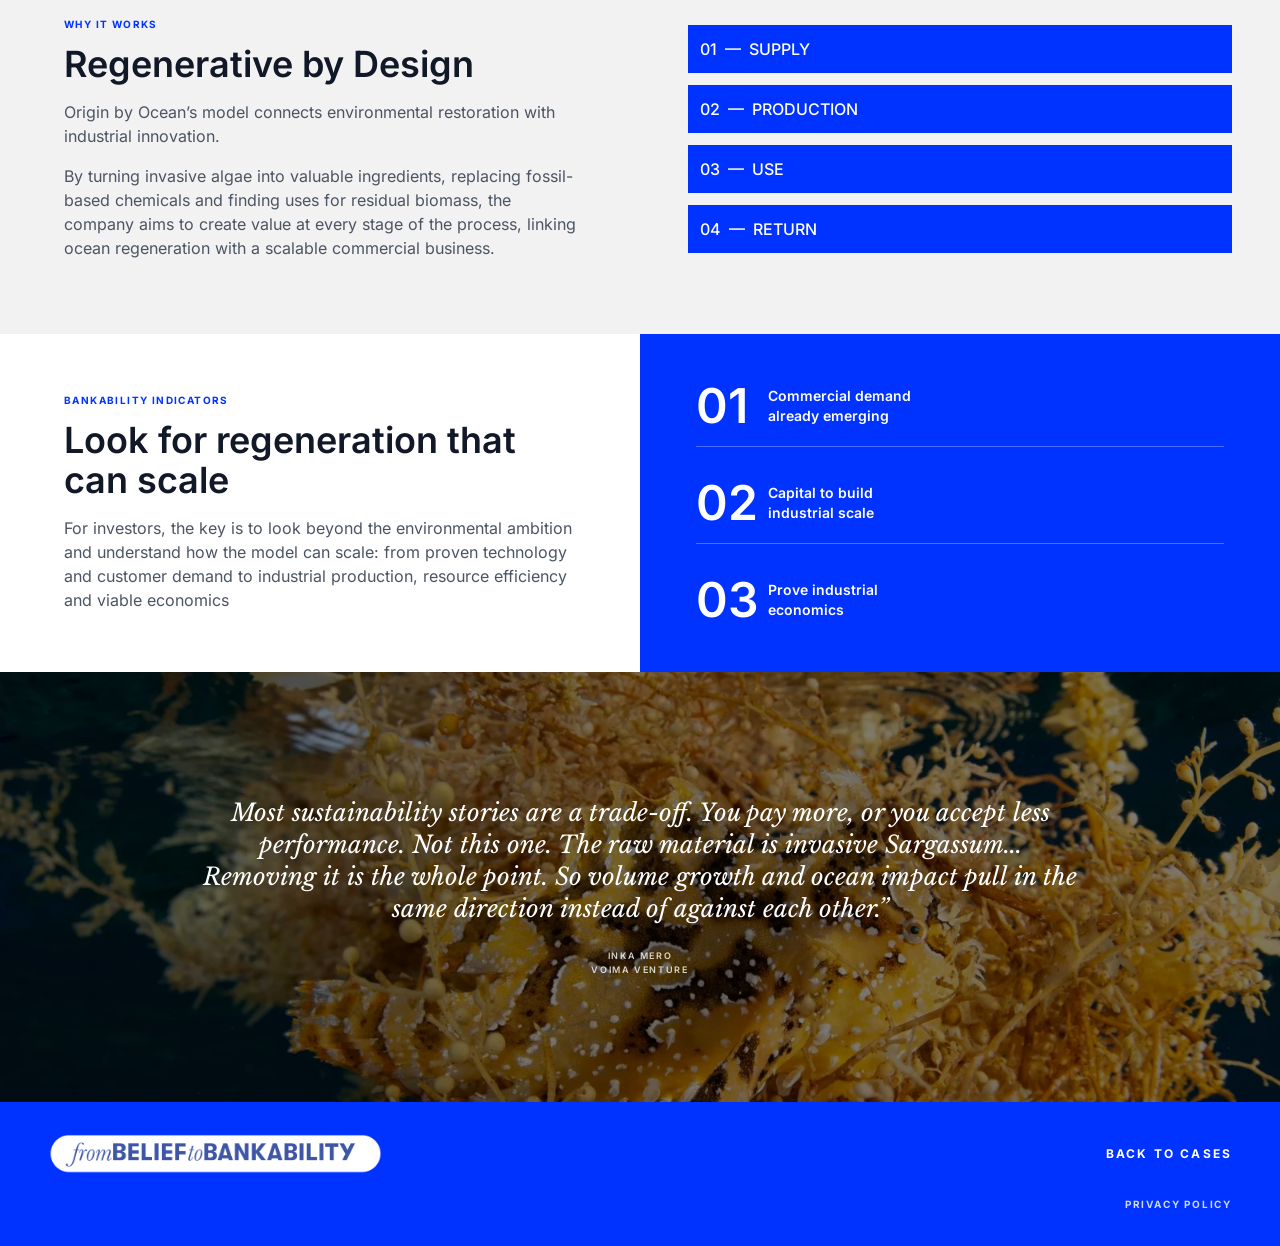
<file: cases/OBO/index.html>
<!DOCTYPE html>
<html lang="en" class="scroll-smooth">

<head>
    <meta charset="UTF-8">
    <meta name="viewport" content="width=device-width, initial-scale=1.0">
    <link rel="icon" href="/favicon.svg" type="image/svg+xml">
    <link rel="icon" href="/favicon.ico" sizes="32x32">
    <link rel="apple-touch-icon" href="/apple-touch-icon.png">
    <link rel="manifest" href="/site.webmanifest">
    <meta name="theme-color" content="#0033FF">
    <meta name="description" content="OBO turns ocean byproducts into regenerative value.">
    <title>OBO | Nordic Circular Investments</title>
    <link rel="stylesheet" href="../../tailwind.css">
    <link rel="stylesheet" href="../../site-header.css">
    <script src="../../site-header.js" defer></script>
    <style>
        body {
            font-family: Inter, sans-serif
        }

        .serif-italic {
            font-family: 'Libre Baskerville', serif;
            font-style: italic
        }

        .case-header site-header {
            height: 80px
        }

        .case-hero {
            min-height: 310px
        }

        .case-quote {
            min-height: 300px
        }

        @media(min-width:768px) {
            .case-header site-header {
                height: 0
            }

            .case-hero {
                min-height: 620px
            }

            .case-quote {
                min-height: 430px
            }
        }
    </style>
</head>

<body class="overflow-x-hidden bg-white text-gray-900">
    <header class="case-header relative"><site-header></site-header>
        <section
            class="case-hero relative flex items-center justify-center overflow-hidden px-5 py-10 text-center text-white md:px-8">
            <img src="Data/inklistrad-film-77602.webp" alt="Ocean-derived material and aquatic ecosystem"
                class="absolute inset-0 h-full w-full object-cover">
            <div class="absolute inset-0 bg-black/45"></div>
            <div class="relative z-10 mx-auto max-w-3xl">
                <h1 class="text-3xl font-semibold leading-tight md:text-6xl">
                    Turning Ocean Byproducts into Regenerative Value
                </h1>
                <p class="serif-italic mt-3 text-base md:text-2xl">
                    Origin by Ocean is a Finnish biotech company turning invasive marine algae into valuable bio-based 
                    ingredients. Its patented biorefining technology creates alternatives to chemicals traditionally made 
                    from fossil resources, while helping address the environmental damage caused by algal overgrowth.
                </p>
            </div>
        </section>
    </header>
    <main>
        <section aria-label="OBO at a glance" class="grid grid-cols-1 bg-[#0033FF] text-white sm:grid-cols-3">
            <div class="border-b border-white/40 px-5 py-5 text-center sm:border-b-0 sm:border-r md:px-8 md:py-8">
                <p class="text-3xl font-semibold md:text-5xl">€17M</p>
                <p class="mt-2 text-[9px] font-semibold uppercase md:mt-4 md:text-xs">RAISED TO DATE</p>
            </div>
            <div class="border-b border-white/40 px-5 py-5 text-center sm:border-b-0 sm:border-r md:px-8 md:py-8">
                <p class="text-3xl font-semibold md:text-5xl">€65M</p>
                <p class="mt-2 text-[9px] font-semibold uppercase md:mt-4 md:text-xs">PLANNED INVESTMENT TO SCALE</p>
            </div>
            <div class="px-5 py-5 text-center md:px-8 md:py-8">
                <p class="text-3xl font-semibold md:text-5xl">€51M</p>
                <p class="mt-2 text-[9px] font-semibold uppercase md:mt-4 md:text-xs">TARGET ANNUAL REVENUE</p>
            </div>
        </section>
        <section class="grid grid-cols-1 md:min-h-[390px] md:grid-cols-2">
            <div class="order-2 flex flex-col justify-center px-6 py-9 md:order-1 md:px-16 md:py-16">
                <p class="mb-3 text-[10px] font-bold uppercase tracking-[0.14em] text-[#0033FF]">The opportunity</p>
                <h2 class="text-2xl font-semibold leading-snug md:text-4xl">An Ocean Problem. A New Industrial Resource.</h2>
                <p class="mt-4 text-sm leading-relaxed text-gray-600 md:text-base">Invasive Sargassum seaweed is accumulating in large volumes, damaging marine ecosystems and affecting coastal communities. At the same time, industries such as cosmetics, food and personal care need alternatives to fossil-based ingredients.</p>
            </div>
            <div class="order-1 relative flex min-h-[390px] items-center justify-center overflow-hidden px-5 py-6 md:order-2 md:min-h-0 md:px-8 md:py-8">
                <img src="Data/inklistrad-film-77625.webp" alt="Sargassum seaweed floating in coastal water" class="absolute inset-0 h-full w-full object-cover object-center">
                <div class="absolute inset-0 bg-black/10"></div>
                <div class="relative z-10 w-full max-w-[560px] bg-[#f3f3f3]/95 px-5 py-5 text-center text-gray-950 md:px-8 md:py-6">
                    <div>
                        <p class="text-3xl font-semibold leading-tight md:text-5xl">40M t</p>
                        <p class="mt-1 text-[10px] uppercase leading-snug md:text-xs">Available Sargassum</p>
                    </div>
                    <div class="mt-4 md:mt-5">
                        <p class="text-3xl font-semibold leading-tight md:text-5xl">€22M</p>
                        <p class="mt-1 text-[10px] uppercase leading-snug md:text-xs">Offtake to future production</p>
                    </div>
                    <div class="mt-4 md:mt-5">
                        <p class="text-3xl font-semibold leading-tight md:text-5xl">€440M</p>
                        <p class="mt-1 text-[10px] uppercase leading-snug md:text-xs">Customer pipeline</p>
                    </div>
                </div>
            </div>
        </section>
        <section class="grid grid-cols-1 md:grid-cols-2" id="signup-form">
            <div class="bg-[#E5E5E5] px-6 pt-10 pb-2 md:px-16 md:py-14 flex flex-col justify-start items-start md:items-end text-left md:text-right">
                <div class="max-w-md">
                    <h3 class="text-[#0033FF] text-3xl md:text-4xl font-bold mb-2">Download the full case</h3>
                    <p class="text-[#0033FF] text-lg md:text-xl serif-italic italic leading-snug">
                                                Unlock exclusive insights into what takes a circular business from 
                        belief to bankability, investor takeaways, circular business models and 
                        key success factors.
                    </p>
                </div>
            </div>
            <div class="bg-[#E5E5E5] px-6 pt-4 pb-10 md:px-16 md:py-14 flex flex-col justify-center items-start">
                <form name="download-case" method="POST" netlify data-netlify="true" class="w-full max-w-md space-y-3">
                    <input type="hidden" name="case" value="OBO">
                    <input type="text" name="name" placeholder="ENTER YOUR NAME" required
                        class="w-full p-4 bg-white border-none text-xs tracking-widest font-mono focus:ring-2 focus:ring-[#0033FF] outline-none">

                    <input type="text" name="business" placeholder="ENTER YOUR BUSINESS" required
                        class="w-full p-4 bg-white border-none text-xs tracking-widest font-mono focus:ring-2 focus:ring-[#0033FF] outline-none">

                    <input type="email" name="email" placeholder="EMAIL ADDRESS" required
                        class="w-full p-4 bg-white border-none text-xs tracking-widest font-mono focus:ring-2 focus:ring-[#0033FF] outline-none">

                    <button type="submit"
                        class="bg-[#0033FF] text-white px-12 py-3 rounded-full text-xs font-bold uppercase tracking-widest hover:bg-blue-700 transition">
                        GET THE FULL CASE
                    </button>
                    <p class="pt-2 text-[10px] leading-snug text-gray-600">We use your details to send the PDF and follow up. Read our <a href="../../privacy.html" class="underline">privacy policy</a>.</p>
                </form>
            </div>
        </section>

        <section class="grid grid-cols-1 bg-[#f2f2f2] md:min-h-[390px] md:grid-cols-2">
            <div class="order-1 flex flex-col justify-center px-6 py-9 md:order-1 md:px-16 md:py-16">
                <p class="mb-3 text-[10px] font-bold uppercase tracking-[0.14em] text-[#0033FF]">Why it works</p>
                <h2 class="text-2xl font-semibold md:text-4xl">Regenerative by Design</h2>
                <p class="mt-4 text-sm leading-relaxed text-gray-600 md:text-base">Origin by Ocean’s model connects environmental restoration with industrial innovation.</p>
                <p class="mt-4 text-sm leading-relaxed text-gray-600 md:text-base">By turning invasive algae into valuable ingredients, replacing fossil-based chemicals and finding uses for residual biomass, the company aims to create value at every stage of the process, linking ocean regeneration with a scalable commercial business.</p>
            </div>
            <div class="order-2 flex flex-col justify-center gap-3 px-6 py-8 md:order-2 md:px-12 md:py-10">
                <p class="bg-[#0033FF] px-3 py-3 text-sm font-medium uppercase text-white md:text-base">01 &nbsp;—&nbsp; Supply</p>
                <p class="bg-[#0033FF] px-3 py-3 text-sm font-medium uppercase text-white md:text-base">02 &nbsp;—&nbsp; Production</p>
                <p class="bg-[#0033FF] px-3 py-3 text-sm font-medium uppercase text-white md:text-base">03 &nbsp;—&nbsp; Use</p>
                <p class="bg-[#0033FF] px-3 py-3 text-sm font-medium uppercase text-white md:text-base">04 &nbsp;—&nbsp; Return</p>
            </div>
        </section>
        <section class="grid grid-cols-1 md:grid-cols-2">
            <div class="order-1 flex flex-col justify-center px-6 py-9 md:order-1 md:px-16 md:py-14">
                <p class="mb-3 text-[10px] font-bold uppercase tracking-[0.14em] text-[#0033FF]">Bankability indicators
                </p>
                <h2 class="text-2xl font-semibold md:text-4xl">
                    Look for regeneration that can scale</h2>
                <p class="mt-4 text-sm leading-relaxed text-gray-600 md:text-base">
                    For investors, the key is to look beyond the environmental ambition and 
                    understand how the model can scale: from proven technology and 
                    customer demand to industrial production, resource efficiency and viable 
                    economics</p>
            </div>
            <div class="order-2 relative flex flex-col justify-center overflow-hidden bg-[#0033FF] px-6 py-6 text-white md:order-2 md:px-14 md:py-8">
                <div class="relative z-10 space-y-3 md:space-y-4">
                    <div class="grid grid-cols-[40px_1fr] items-center gap-x-4 border-b border-white/30 py-3 md:grid-cols-[56px_1fr] md:py-4">
                        <span class="text-3xl font-semibold leading-none md:text-5xl">01</span>
                        <p class="max-w-xs text-xs font-semibold leading-snug md:text-sm">
                            Commercial demand<br/>already emerging</p>
                    </div>
                    <div class="grid grid-cols-[40px_1fr] items-center gap-x-4 border-b border-white/30 py-3 md:grid-cols-[56px_1fr] md:py-4">
                        <span class="text-3xl font-semibold leading-none md:text-5xl">02</span>
                        <p class="max-w-xs text-xs font-semibold leading-snug md:text-sm">
                            Capital to build <br/>industrial scale</p>
                    </div>
                    <div class="grid grid-cols-[40px_1fr] items-center gap-x-4 py-3 md:grid-cols-[56px_1fr] md:py-4">
                        <span class="text-3xl font-semibold leading-none md:text-5xl">03</span>
                        <p class="max-w-xs text-xs font-semibold leading-snug md:text-sm">
                            Prove industrial<br/>economics</p>
                    </div>
                </div>
            </div>            
        </section>
        <section
            class="case-quote relative flex items-center justify-center overflow-hidden px-6 py-14 text-center text-white">
            <img src="Data/inklistrad-film-77625.webp" alt="Ocean and marine ecosystem"
                class="absolute inset-0 h-full w-full object-cover">
            <div class="absolute inset-0 bg-black/50"></div>
            <figure class="relative z-10 mx-auto max-w-4xl">
            <blockquote class="serif-italic relative z-10 max-w-4xl text-xl md:text-2xl">
                <p>Most sustainability stories are a trade-off. You pay more, or you 
                accept less performance. Not this one. The raw material is 
                invasive Sargassum... </p>
                <p>Removing it is the whole point. So volume growth and ocean 
                impact pull in the same direction instead of against each other.”</p>
            </blockquote>
            <figcaption class="mt-6 text-[9px] font-semibold uppercase tracking-[0.18em] text-white/80">
                Inka Mero <br/>Voima Venture
            </figcaption>
            </figure>
        </section>
    </main>
    <footer class="bg-[#0033FF] text-white py-8 px-6 md:px-12">
        <div class="max-w-7xl mx-auto flex flex-col sm:flex-row justify-between items-center gap-6">
            <a href="index.html" aria-label="Back to home">
                <img src="../../images/frombelieftobankability_logo_cropped.png" alt="From Belief to Bankability" class="h-10 w-auto object-contain">
            </a>
            <a href="../../cases.html" class="text-xs uppercase font-bold tracking-[0.18em] hover:opacity-70">Back to cases</a>
        </div>
        <div class="max-w-7xl mx-auto mt-4 text-center sm:text-right">
            <a href="../../privacy.html" class="text-[10px] uppercase font-bold tracking-[0.18em] opacity-80 hover:opacity-100">Privacy policy</a>
        </div>
    </footer>
    <script src="../download-form.js"></script>
</body>

</html>
</file>
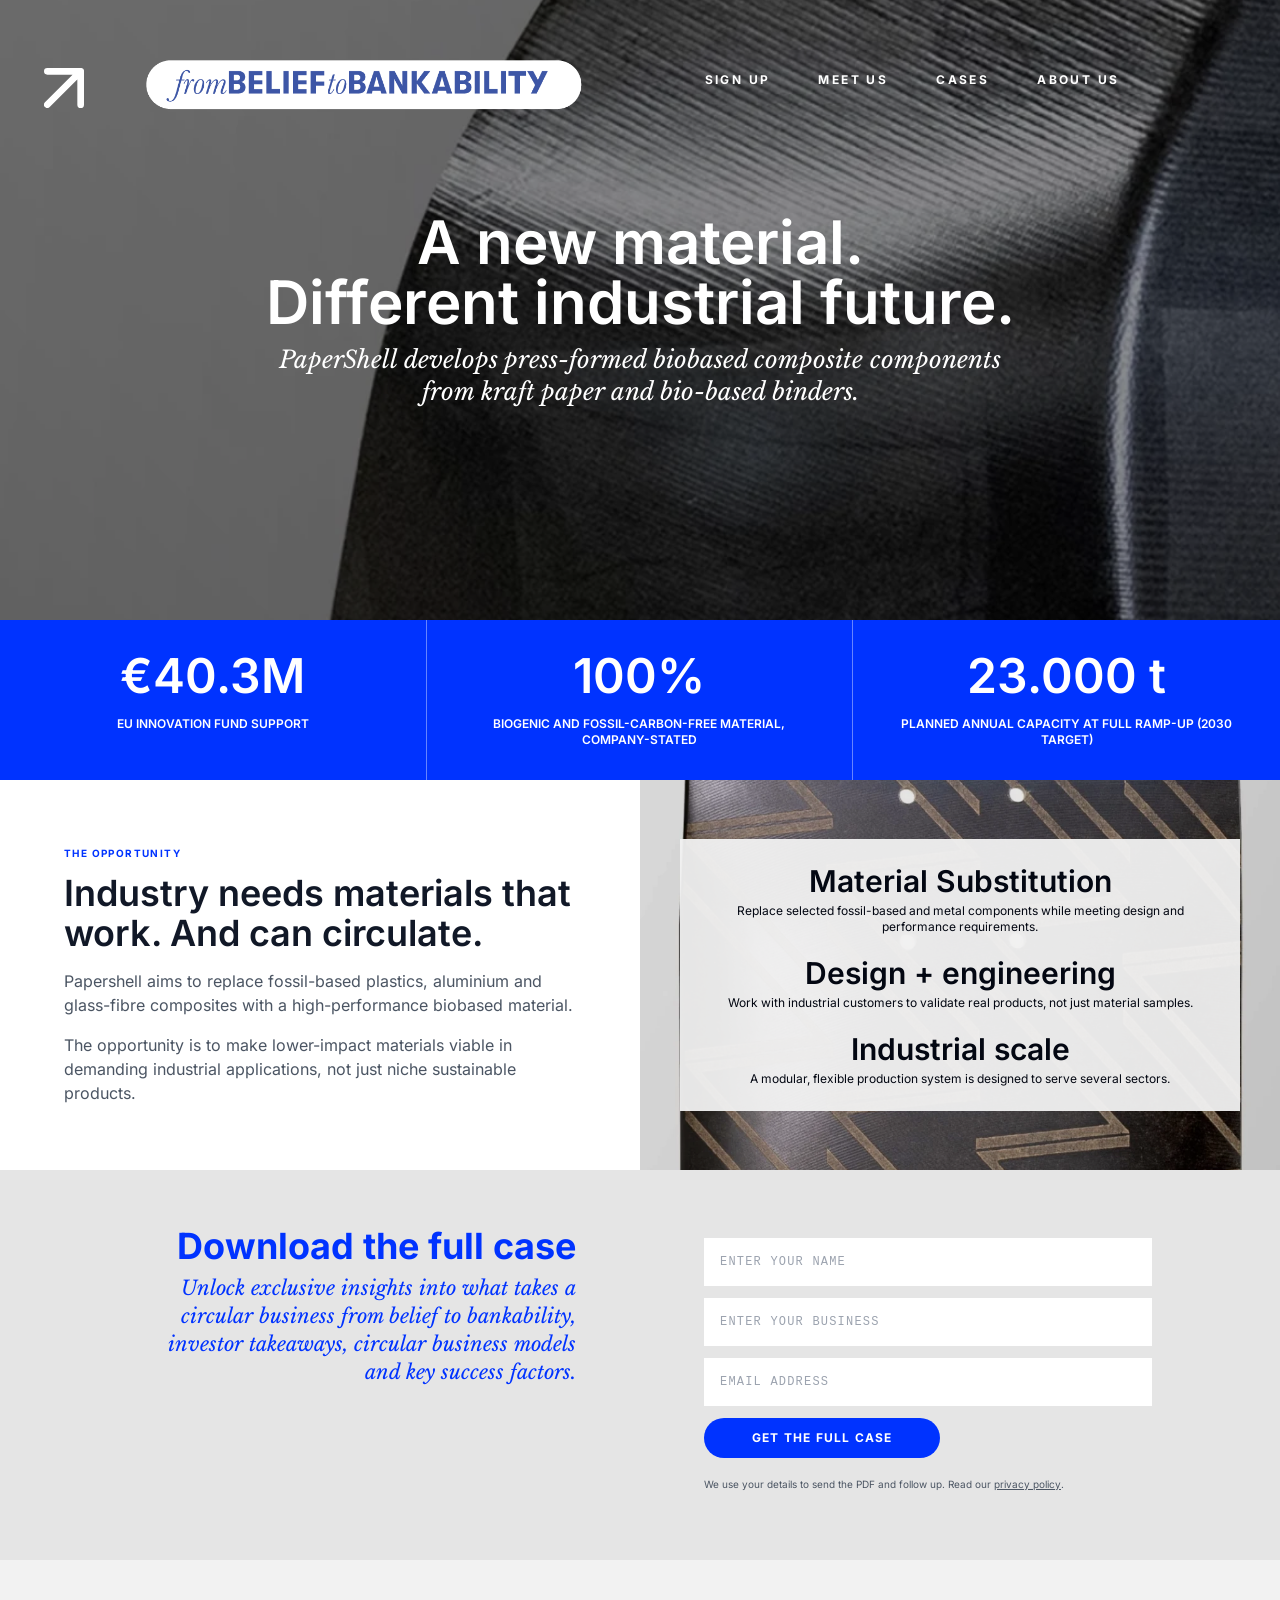
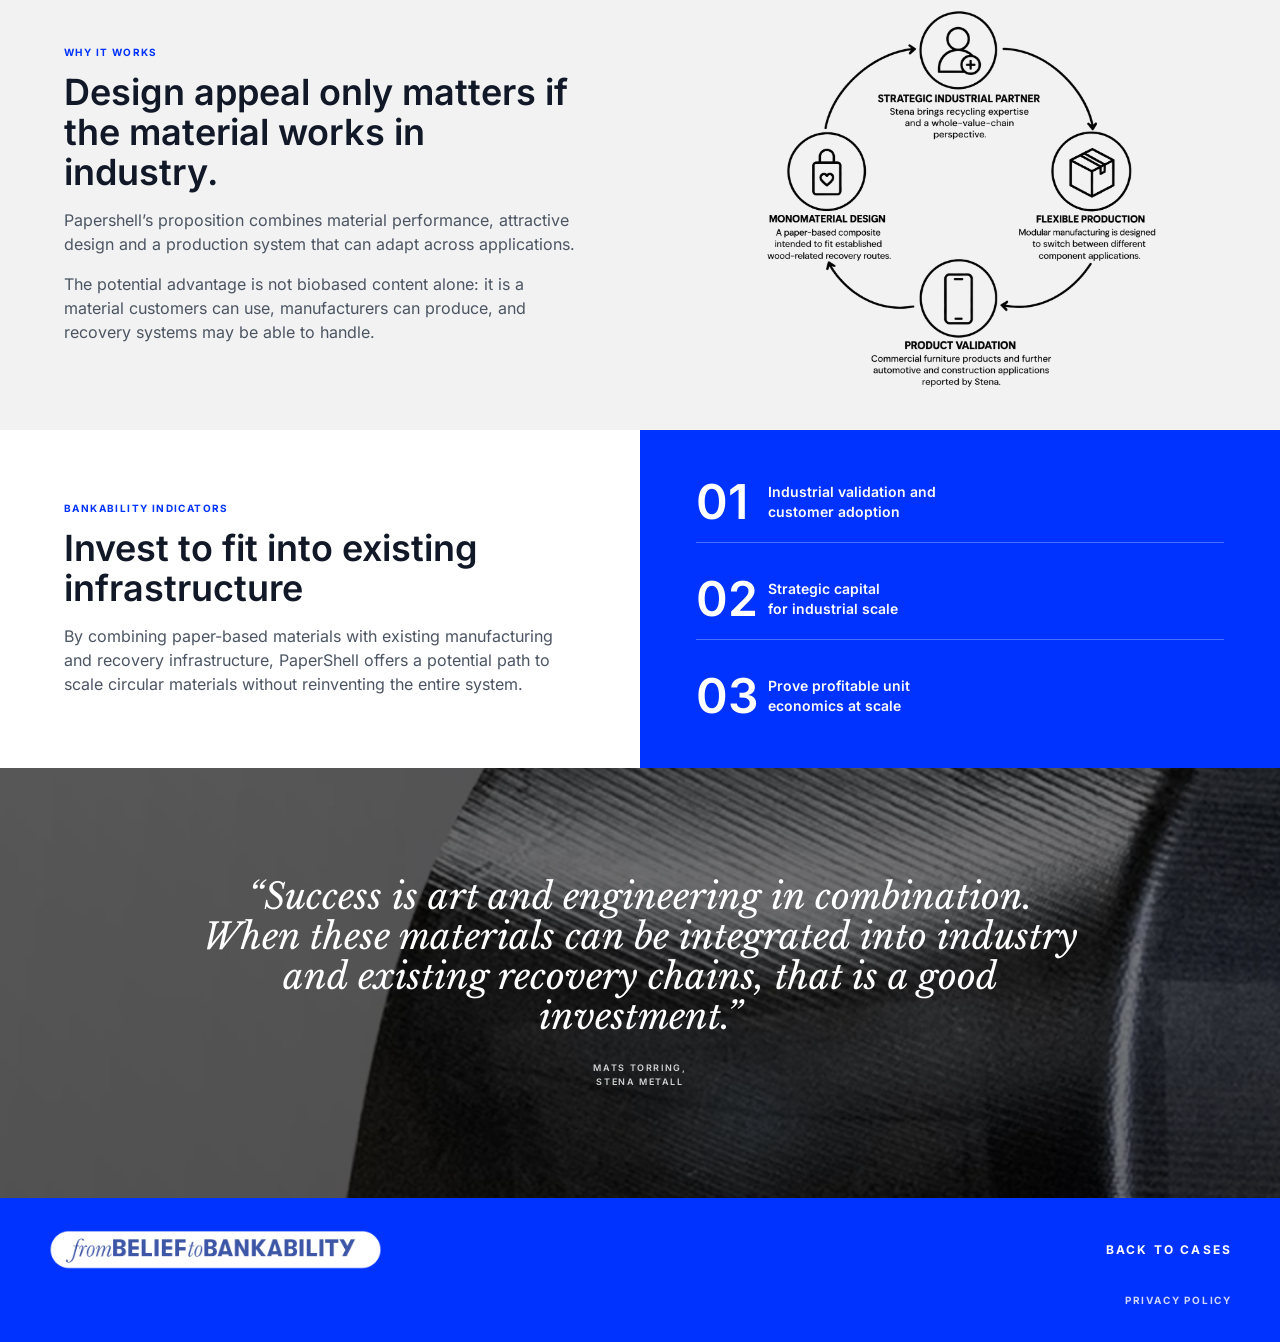
<file: cases/Papershell/index.html>
<!DOCTYPE html>
<html lang="en" class="scroll-smooth">

<head>
    <meta charset="UTF-8">
    <meta name="viewport" content="width=device-width, initial-scale=1.0">
    <link rel="icon" href="/favicon.svg" type="image/svg+xml">
    <link rel="icon" href="/favicon.ico" sizes="32x32">
    <link rel="apple-touch-icon" href="/apple-touch-icon.png">
    <link rel="manifest" href="/site.webmanifest">
    <meta name="theme-color" content="#0033FF">
    <meta name="description" content="Papershell creates strong, renewable packaging from paper-based materials.">
    <title>Papershell | Nordic Circular Investments</title>
    <link rel="stylesheet" href="../../tailwind.css">
    <link rel="stylesheet" href="../../site-header.css">
    <script src="../../site-header.js" defer></script>
    <style>
        body {
            font-family: Inter, sans-serif
        }

        .serif-italic {
            font-family: 'Libre Baskerville', serif;
            font-style: italic
        }

        .case-header site-header {
            height: 80px
        }

        .case-hero {
            min-height: 310px
        }

        .case-quote {
            min-height: 300px
        }

        @media(min-width:768px) {
            .case-header site-header {
                height: 0
            }

            .case-hero {
                min-height: 620px
            }

            .case-quote {
                min-height: 430px
            }
        }
    </style>
</head>

<body class="overflow-x-hidden bg-white text-gray-900">
    <header class="case-header relative"><site-header></site-header>
        <section
            class="case-hero relative flex items-center justify-center overflow-hidden px-5 py-10 text-center text-white md:px-8">
            <img src="Data/inklistrad-film-77602.webp" alt="Papershell's formed-fibre packaging material"
                class="absolute inset-0 h-full w-full object-cover">
            <div class="absolute inset-0 bg-black/40"></div>
            <div class="relative z-10 mx-auto max-w-3xl">
                <h1 class="text-3xl font-semibold leading-tight md:text-6xl">
                    A new material.<br/>Different industrial future.
                </h1>
                <p class="serif-italic mt-3 text-base md:text-2xl">
                    PaperShell develops press-formed biobased composite 
                    components from kraft paper and bio-based binders.                      
                </p>
            </div>
        </section>
    </header>
    <main>
        <section aria-label="Papershell at a glance" class="grid grid-cols-1 bg-[#0033FF] text-white sm:grid-cols-3">
            <div class="border-b border-white/40 px-5 py-5 text-center sm:border-b-0 sm:border-r md:px-8 md:py-8">
                <p class="text-3xl font-semibold md:text-5xl">€40.3M</p>
                <p class="mt-2 text-[9px] font-semibold uppercase md:mt-4 md:text-xs">EU Innovation Fund support</p>
            </div>
            <div class="border-b border-white/40 px-5 py-5 text-center sm:border-b-0 sm:border-r md:px-8 md:py-8">
                <p class="text-3xl font-semibold md:text-5xl">100%</p>
                <p class="mt-2 text-[9px] font-semibold uppercase md:mt-4 md:text-xs">Biogenic and fossil-carbon-free material, company-stated</p>
            </div>
            <div class="px-5 py-5 text-center md:px-8 md:py-8">
                <p class="text-3xl font-semibold md:text-5xl">23.000 t</p>
                <p class="mt-2 text-[9px] font-semibold uppercase md:mt-4 md:text-xs">Planned annual capacity at full ramp-up (2030 target)</p>
            </div>
        </section>
        <section class="grid grid-cols-1 md:min-h-[390px] md:grid-cols-2">
            <div class="order-2 flex flex-col justify-center px-6 py-9 md:order-1 md:px-16 md:py-16">
                <p class="mb-3 text-[10px] font-bold uppercase tracking-[0.14em] text-[#0033FF]">The opportunity</p>
                <h2 class="text-2xl font-semibold md:text-4xl">Industry needs materials that work. And can circulate.</h2>
                <p class="mt-4 text-sm leading-relaxed text-gray-600 md:text-base">Papershell aims to replace fossil-based plastics, aluminium and glass-fibre composites with a high-performance biobased material.</p>
                <p class="mt-4 text-sm leading-relaxed text-gray-600 md:text-base">The opportunity is to make lower-impact materials viable in demanding industrial applications, not just niche sustainable products.</p>
            </div>
            <div class="order-1 relative flex min-h-[300px] items-center justify-center overflow-hidden px-5 py-6 md:order-2 md:min-h-0 md:px-8 md:py-8">
                <img src="Data/inklistrad-film-77620.webp" alt="Patterned Papershell composite panel" class="absolute inset-0 h-full w-full object-cover">
                <div class="absolute inset-0 bg-black/10"></div>
                <div class="relative z-10 w-full max-w-[560px] bg-[#f3f3f3]/95 px-5 py-5 text-center text-gray-950 md:px-8 md:py-6">
                    <div>
                        <h3 class="text-xl font-semibold leading-tight md:text-3xl">Material Substitution</h3>
                        <p class="mt-1 text-[10px] leading-snug md:text-xs">Replace selected fossil-based and metal components while meeting design and performance requirements.</p>
                    </div>
                    <div class="mt-4 md:mt-5">
                        <h3 class="text-xl font-semibold leading-tight md:text-3xl">Design + engineering</h3>
                        <p class="mt-1 text-[10px] leading-snug md:text-xs">Work with industrial customers to validate real products, not just material samples.</p>
                    </div>
                    <div class="mt-4 md:mt-5">
                        <h3 class="text-xl font-semibold leading-tight md:text-3xl">Industrial scale</h3>
                        <p class="mt-1 text-[10px] leading-snug md:text-xs">A modular, flexible production system is designed to serve several sectors.</p>
                    </div>
                </div>
            </div>
        </section>
        <section class="grid grid-cols-1 md:grid-cols-2" id="signup-form">
            <div class="bg-[#E5E5E5] px-6 pt-10 pb-2 md:px-16 md:py-14 flex flex-col justify-start items-start md:items-end text-left md:text-right">
                <div class="max-w-md">
                    <h3 class="text-[#0033FF] text-3xl md:text-4xl font-bold mb-2">Download the full case</h3>
                    <p class="text-[#0033FF] text-lg md:text-xl serif-italic italic leading-snug">
                                                Unlock exclusive insights into what takes a circular business from 
                        belief to bankability, investor takeaways, circular business models and 
                        key success factors.
                    </p>
                </div>
            </div>
            <div class="bg-[#E5E5E5] px-6 pt-4 pb-10 md:px-16 md:py-14 flex flex-col justify-center items-start">
                <form name="download-case" method="POST" netlify data-netlify="true" class="w-full max-w-md space-y-3">
                    <input type="hidden" name="case" value="Papershell">
                    <input type="text" name="name" placeholder="ENTER YOUR NAME" required
                        class="w-full p-4 bg-white border-none text-xs tracking-widest font-mono focus:ring-2 focus:ring-[#0033FF] outline-none">

                    <input type="text" name="business" placeholder="ENTER YOUR BUSINESS" required
                        class="w-full p-4 bg-white border-none text-xs tracking-widest font-mono focus:ring-2 focus:ring-[#0033FF] outline-none">

                    <input type="email" name="email" placeholder="EMAIL ADDRESS" required
                        class="w-full p-4 bg-white border-none text-xs tracking-widest font-mono focus:ring-2 focus:ring-[#0033FF] outline-none">

                    <button type="submit"
                        class="bg-[#0033FF] text-white px-12 py-3 rounded-full text-xs font-bold uppercase tracking-widest hover:bg-blue-700 transition">
                        GET THE FULL CASE
                    </button>
                    <p class="pt-2 text-[10px] leading-snug text-gray-600">We use your details to send the PDF and follow up. Read our <a href="../../privacy.html" class="underline">privacy policy</a>.</p>
                </form>
            </div>
        </section>

        <section class="grid grid-cols-1 bg-[#f2f2f2] md:min-h-[390px] md:grid-cols-2">
            <div class="order-2 flex flex-col justify-center px-6 py-9 md:order-1 md:px-16 md:py-16">
                <p class="mb-3 text-[10px] font-bold uppercase tracking-[0.14em] text-[#0033FF]">Why it works</p>
                <h2 class="text-2xl font-semibold md:text-4xl">Design appeal only matters if the material works in industry.</h2>
                <p class="mt-4 text-sm leading-relaxed text-gray-600 md:text-base">Papershell’s proposition combines material performance, attractive design and a production system that can adapt across applications.</p>
                <p class="mt-4 text-sm leading-relaxed text-gray-600 md:text-base">The potential advantage is not biobased content alone: it is a material customers can use, manufacturers can produce, and recovery systems may be able to handle.</p>
            </div>
            <div class="order-1 flex min-h-[280px] items-center justify-center bg-[#f2f2f2] px-5 py-8 md:order-2 md:min-h-0 md:px-8 md:py-10">
                <img src="Data/inklistrad-film-77660.webp" alt="Papershell process: strategic industrial partner, flexible production, product validation and monomaterial design" class="h-full max-h-[390px] w-full max-w-[440px] object-contain">
            </div>
        </section>

        <section class="grid grid-cols-1 md:grid-cols-2">
            <div class="order-1 flex flex-col justify-center px-6 py-9 md:order-1 md:px-16 md:py-14">
                <p class="mb-3 text-[10px] font-bold uppercase tracking-[0.14em] text-[#0033FF]">Bankability indicators
                </p>
                <h2 class="text-2xl font-semibold md:text-4xl">Invest to fit into existing infrastructure</h2>
                <p class="mt-4 text-sm leading-relaxed text-gray-600 md:text-base">
                    By combining paper-based materials with existing manufacturing and 
                    recovery infrastructure, PaperShell offers a potential path to scale circular 
                    materials without reinventing the entire system.
                </p>
            </div>
            <div class="order-2 relative flex flex-col justify-center overflow-hidden bg-[#0033FF] px-6 py-6 text-white md:order-2 md:px-14 md:py-8">
                <div class="relative z-10 space-y-3 md:space-y-4">
                    <div class="grid grid-cols-[40px_1fr] items-center gap-x-4 border-b border-white/30 py-3 md:grid-cols-[56px_1fr] md:py-4">
                        <span class="text-3xl font-semibold leading-none md:text-5xl">01</span>
                        <p class="max-w-xs text-xs font-semibold leading-snug md:text-sm">
                            Industrial validation and 
                            <br class="hidden md:block"> 
                            customer adoption
                        </p>
                    </div>
                    <div class="grid grid-cols-[40px_1fr] items-center gap-x-4 border-b border-white/30 py-3 md:grid-cols-[56px_1fr] md:py-4">
                        <span class="text-3xl font-semibold leading-none md:text-5xl">02</span>
                        <p class="max-w-xs text-xs font-semibold leading-snug md:text-sm">
                            Strategic capital<br class="hidden md:block">for industrial scale
                        </p>
                    </div>
                    <div class="grid grid-cols-[40px_1fr] items-center gap-x-4 py-3 md:grid-cols-[56px_1fr] md:py-4">
                        <span class="text-3xl font-semibold leading-none md:text-5xl">03</span>
                        <p class="max-w-xs text-xs font-semibold leading-snug md:text-sm">
                            Prove profitable unit 
                            <br class="hidden md:block"> 
                            economics at scale
                        </p>
                    </div>
                </div>
            </div>


        </section>
        <section
            class="case-quote relative flex items-center justify-center overflow-hidden px-6 py-14 text-center text-white">
            <img src="Data/inklistrad-film-77602.webp" alt="Close-up of formed paper fibre"
                class="absolute inset-0 h-full w-full object-cover">
            <div class="absolute inset-0 bg-black/50"></div>
            <figure class="relative z-10 mx-auto max-w-4xl">
                <blockquote class="serif-italic text-xl leading-relaxed md:text-4xl">
                    “Success is art and engineering in combination. <br/>
                    When these materials can be integrated into industry 
                    and existing recovery chains, that is a good 
                    investment.”
                </blockquote>
                <figcaption class="mt-6 text-[9px] font-semibold uppercase tracking-[0.18em] text-white/80">Mats Torring,<br/>Stena Metall                </figcaption>
            </figure>

        </section>
    </main>
    <footer class="bg-[#0033FF] text-white py-8 px-6 md:px-12">
        <div class="max-w-7xl mx-auto flex flex-col sm:flex-row justify-between items-center gap-6">
            <a href="index.html" aria-label="Back to home">
                <img src="../../images/frombelieftobankability_logo_cropped.png" alt="From Belief to Bankability" class="h-10 w-auto object-contain">
            </a>
            <a href="../../cases.html" class="text-xs uppercase font-bold tracking-[0.18em] hover:opacity-70">Back to cases</a>
        </div>
        <div class="max-w-7xl mx-auto mt-4 text-center sm:text-right">
            <a href="../../privacy.html" class="text-[10px] uppercase font-bold tracking-[0.18em] opacity-80 hover:opacity-100">Privacy policy</a>
        </div>
    </footer>
    <script src="../download-form.js"></script>
</body>

</html>
</file>
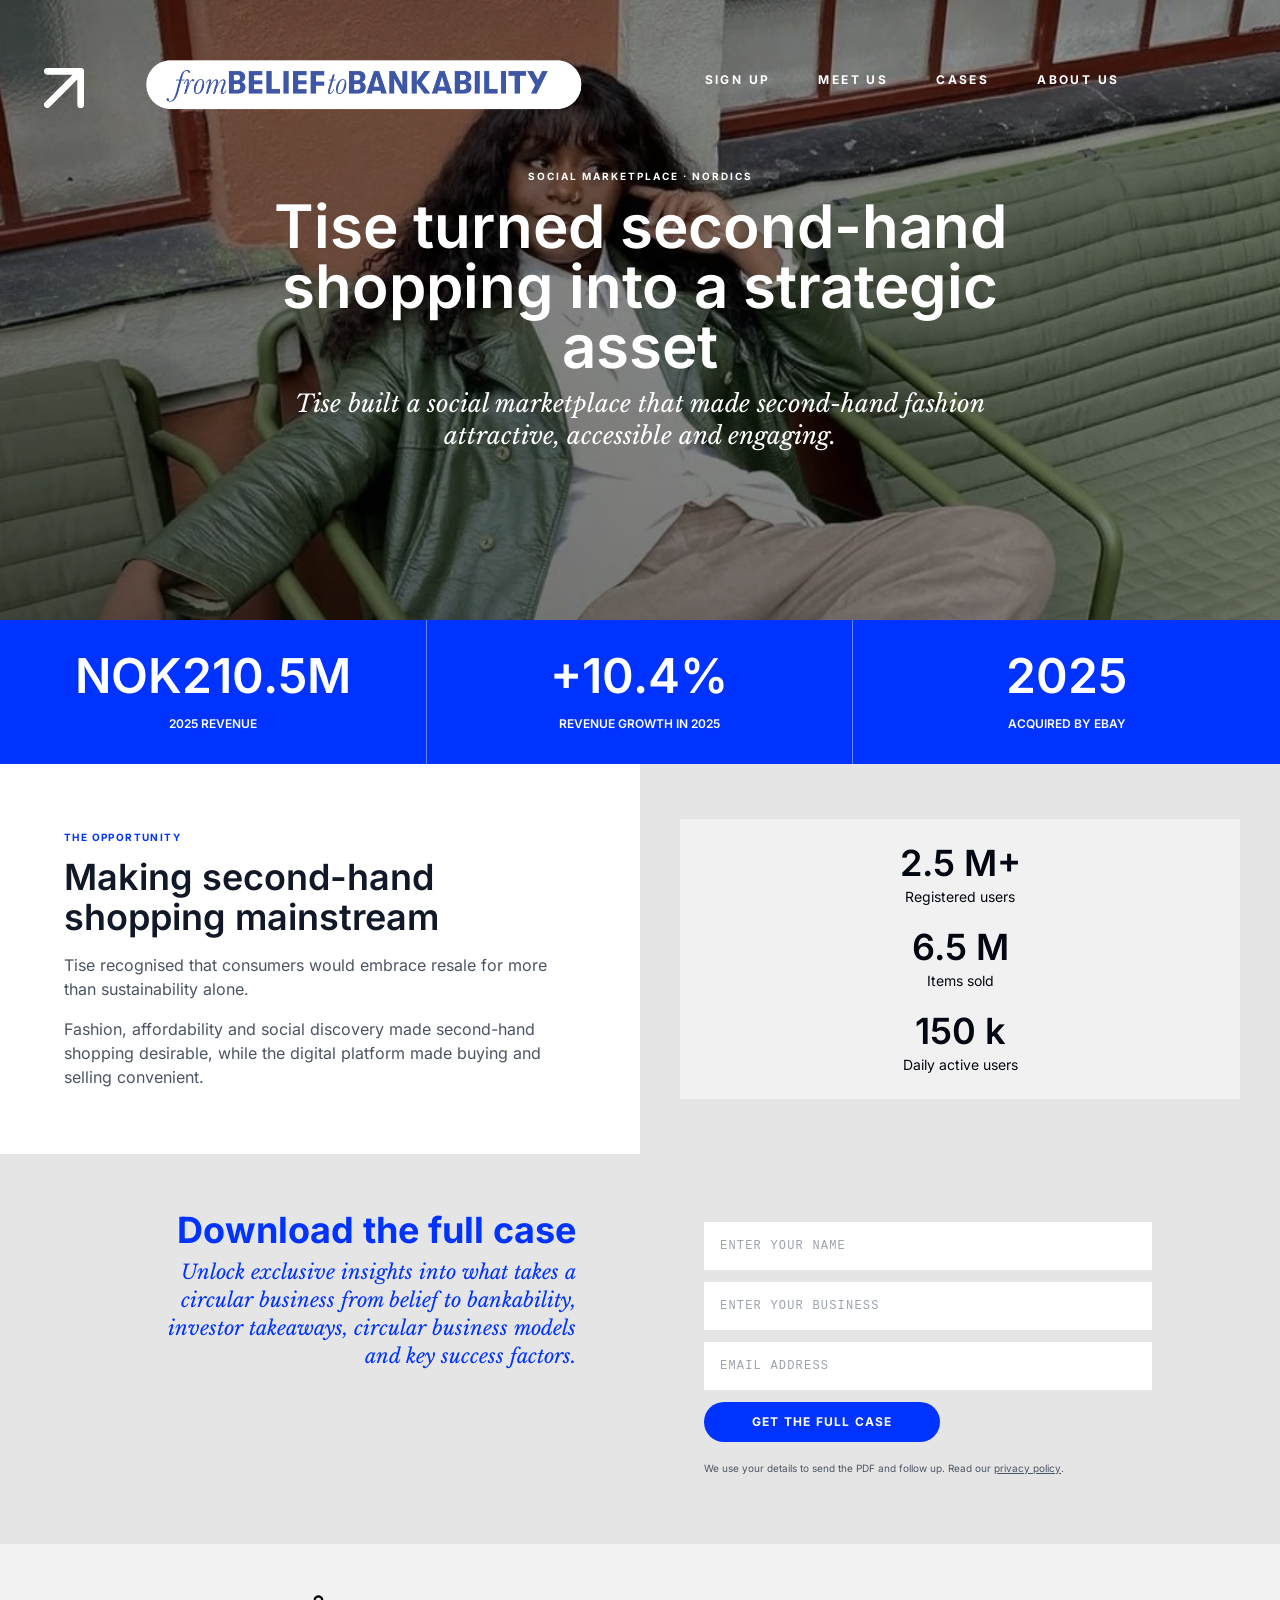
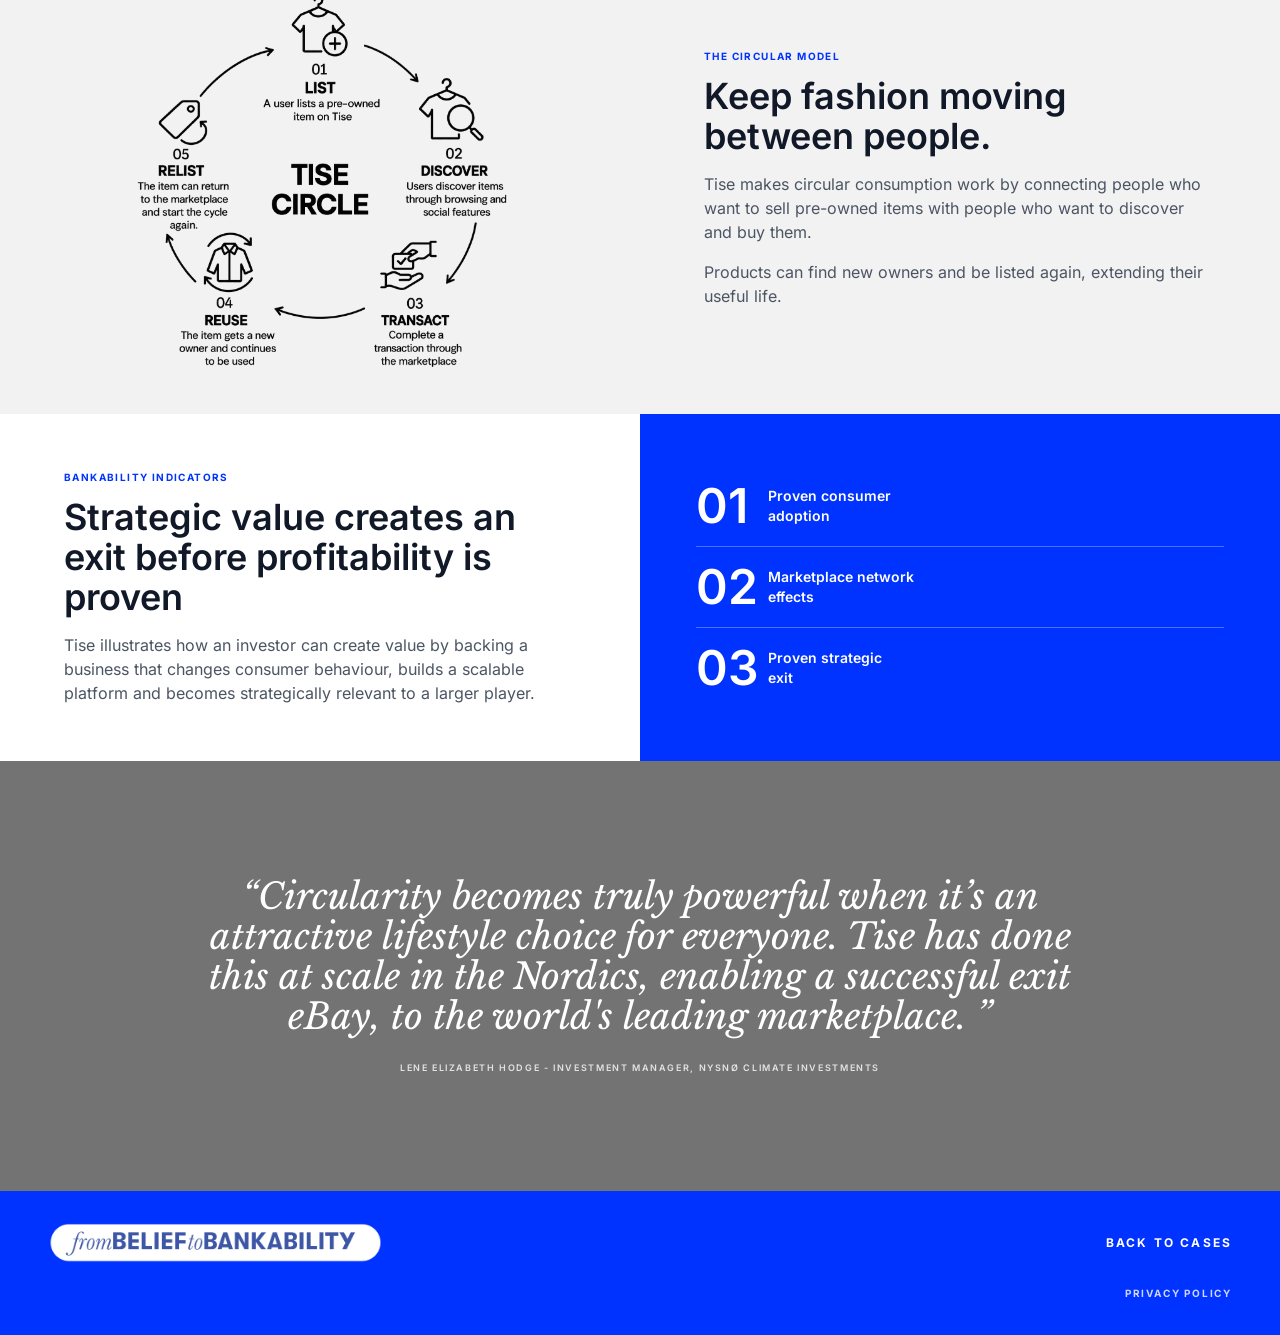
<file: cases/Tise/index.html>
<!DOCTYPE html>
<html lang="en" class="scroll-smooth">

<head>
    <meta charset="UTF-8">
    <meta name="viewport" content="width=device-width, initial-scale=1.0">
    <link rel="icon" href="/favicon.svg" type="image/svg+xml">
    <link rel="icon" href="/favicon.ico" sizes="32x32">
    <link rel="apple-touch-icon" href="/apple-touch-icon.png">
    <link rel="manifest" href="/site.webmanifest">
    <meta name="theme-color" content="#0033FF">
    <meta name="description"
        content="Tise turned second-hand shopping into a strategic asset and a growing marketplace.">
    <title>Tise | Nordic Circular Investments</title>
    <link rel="stylesheet" href="../../tailwind.css">
    <link rel="stylesheet" href="../../site-header.css">
    <script src="../../site-header.js" defer></script>
    <style>
        body {
            font-family: Inter, sans-serif
        }

        .serif-italic {
            font-family: 'Libre Baskerville', serif;
            font-style: italic
        }

        .case-header site-header {
            height: 80px
        }

        .case-hero {
            min-height: 310px
        }

        .case-quote {
            min-height: 300px
        }

        @media(min-width:768px) {
            .case-header site-header {
                height: 0
            }

            .case-hero {
                min-height: 620px
            }

            .case-quote {
                min-height: 430px
            }
        }
    </style>
</head>

<body class="overflow-x-hidden bg-white text-gray-900">
    <header class="case-header relative"><site-header></site-header>
        <section
            class="case-hero relative flex items-center justify-center overflow-hidden px-5 py-10 text-center text-white md:px-8">
            <img src="Data/inklistrad-film-77738.webp" alt="Tise community using second-hand fashion"
                class="absolute inset-0 h-full w-full object-cover" style="object-position: center 30%">
            <div class="absolute inset-0 bg-black/40"></div>
            <div class="relative z-10 mx-auto max-w-3xl">
                <p class="mb-3 text-[10px] font-bold uppercase tracking-[0.2em]">Social marketplace · Nordics</p>
                <h1 class="text-3xl font-semibold leading-tight md:text-6xl">
                    Tise turned second-hand shopping into a
                    strategic asset
                </h1>
                <p class="serif-italic mt-3 text-base md:text-2xl">
                    Tise built a social marketplace that made second-hand fashion attractive, accessible and engaging.
                </p>
            </div>
        </section>
    </header>
    <main>
        <section aria-label="Tise at a glance" class="grid grid-cols-1 bg-[#0033FF] text-white sm:grid-cols-3">
            <div class="border-b border-white/40 px-5 py-5 text-center sm:border-b-0 sm:border-r md:px-8 md:py-8">
                <p class="text-3xl font-semibold md:text-5xl">NOK210.5M</p>
                <p class="mt-2 text-[9px] font-semibold uppercase md:mt-4 md:text-xs">2025 Revenue</p>
            </div>
            <div class="border-b border-white/40 px-5 py-5 text-center sm:border-b-0 sm:border-r md:px-8 md:py-8">
                <p class="text-3xl font-semibold md:text-5xl">+10.4%</p>
                <p class="mt-2 text-[9px] font-semibold uppercase md:mt-4 md:text-xs">Revenue Growth in 2025</p>
            </div>
            <div class="px-5 py-5 text-center md:px-8 md:py-8">
                <p class="text-3xl font-semibold md:text-5xl">2025</p>
                <p class="mt-2 text-[9px] font-semibold uppercase md:mt-4 md:text-xs">Acquired by Ebay</p>
            </div>
        </section>
        <section class="grid grid-cols-1 md:min-h-[390px] md:grid-cols-2">
            <div class="order-2 flex flex-col justify-center px-6 py-9 md:order-1 md:px-16 md:py-16">
                <p class="mb-3 text-[10px] font-bold uppercase tracking-[0.14em] text-[#0033FF]">The opportunity</p>
                <h2 class="text-2xl font-semibold md:text-4xl">
                    Making second-hand shopping mainstream
                </h2>
                <p class="mt-4 text-sm leading-relaxed text-gray-600 md:text-base">
                    
                    Tise recognised that consumers would embrace resale for more than 
                    sustainability alone. 
                </p>
                <p class="mt-4 text-sm leading-relaxed text-gray-600 md:text-base">
                    Fashion, affordability and social discovery made second-hand 
                    shopping desirable, while the digital platform made buying and selling 
                    convenient.

                </p>
            </div>
            <div class="order-1 relative flex min-h-[390px] items-center justify-center overflow-hidden px-5 py-6 md:order-2 md:min-h-0 md:px-8 md:py-8">
                <div class="absolute inset-0 bg-black/10"></div>
                <div class="relative z-10 w-full max-w-[560px] bg-[#f3f3f3]/95 px-5 py-5 text-center text-gray-950 md:px-8 md:py-6">
                    <div>
                        <p class="text-2xl font-semibold leading-tight md:text-4xl">2.5 M+</p>
                        <p class="mt-1 text-[11px] leading-snug md:text-sm">Registered users</p>
                    </div>
                    <div class="mt-4 md:mt-5">
                        <p class="text-2xl font-semibold leading-tight md:text-4xl">6.5 M</p>
                        <p class="mt-1 text-[11px] leading-snug md:text-sm">Items sold</p>
                    </div>
                    <div class="mt-4 md:mt-5">
                        <p class="text-2xl font-semibold leading-tight md:text-4xl">150 k</p>
                        <p class="mt-1 text-[11px] leading-snug md:text-sm">Daily active users</p>
                    </div>
                </div>
            </div>                    
        </section>
        <section class="grid grid-cols-1 md:grid-cols-2" id="signup-form">
            <div class="bg-[#E5E5E5] px-6 pt-10 pb-2 md:px-16 md:py-14 flex flex-col justify-start items-start md:items-end text-left md:text-right">
                <div class="max-w-md">
                    <h3 class="text-[#0033FF] text-3xl md:text-4xl font-bold mb-2">Download the full case</h3>
                    <p class="text-[#0033FF] text-lg md:text-xl serif-italic italic leading-snug">
                                                Unlock exclusive insights into what takes a circular business from 
                        belief to bankability, investor takeaways, circular business models and 
                        key success factors.
                    </p>
                </div>
            </div>
            <div class="bg-[#E5E5E5] px-6 pt-4 pb-10 md:px-16 md:py-14 flex flex-col justify-center items-start">
                <form name="download-case" method="POST" netlify data-netlify="true" class="w-full max-w-md space-y-3">
                    <input type="hidden" name="case" value="Tise">
                    <input type="text" name="name" placeholder="ENTER YOUR NAME" required
                        class="w-full p-4 bg-white border-none text-xs tracking-widest font-mono focus:ring-2 focus:ring-[#0033FF] outline-none">

                    <input type="text" name="business" placeholder="ENTER YOUR BUSINESS" required
                        class="w-full p-4 bg-white border-none text-xs tracking-widest font-mono focus:ring-2 focus:ring-[#0033FF] outline-none">

                    <input type="email" name="email" placeholder="EMAIL ADDRESS" required
                        class="w-full p-4 bg-white border-none text-xs tracking-widest font-mono focus:ring-2 focus:ring-[#0033FF] outline-none">

                    <button type="submit"
                        class="bg-[#0033FF] text-white px-12 py-3 rounded-full text-xs font-bold uppercase tracking-widest hover:bg-blue-700 transition">
                        GET THE FULL CASE
                    </button>
                    <p class="pt-2 text-[10px] leading-snug text-gray-600">We use your details to send the PDF and follow up. Read our <a href="../../privacy.html" class="underline">privacy policy</a>.</p>
                </form>
            </div>
        </section>

        <section class="grid grid-cols-1 bg-[#f2f2f2] md:min-h-[390px] md:grid-cols-2">
            <div class="order-2 flex flex-col justify-center px-6 py-9 md:order-2 md:px-16 md:py-16">
                <p class="mb-3 text-[10px] font-bold uppercase tracking-[0.14em] text-[#0033FF]">The circular model</p>
                <h2 class="text-2xl font-semibold md:text-4xl">Keep fashion moving between people.</h2>
                <p class="mt-4 text-sm leading-relaxed text-gray-600 md:text-base">
                    Tise makes circular consumption work by connecting people who want to sell 
                    pre-owned items with people who want to discover and buy them. 
                </p>
                <p class="mt-4 text-sm leading-relaxed text-gray-600 md:text-base">
                    Products can find new owners and be listed again, extending their useful life.
                </p>
            </div>            
            <div class="order-1 flex min-h-[270px] items-center justify-center bg-[#f2f2f2] px-5 py-8 md:order-1 md:min-h-0 md:px-8 md:py-10">
                <img src="Data/inklistrad-film-77763.webp" alt="Tise community and marketplace" class="h-full max-h-[390px] w-full max-w-[440px] object-contain">
            </div>                    

        </section>
        <section class="grid grid-cols-1 md:grid-cols-2">
            <div class="order-1 flex flex-col justify-center px-6 py-9 md:order-1 md:px-16 md:py-14">
                <p class="mb-3 text-[10px] font-bold uppercase tracking-[0.14em] text-[#0033FF]">Bankability indicators
                </p>
                <h2 class="text-2xl font-semibold md:text-4xl">Strategic value creates an exit before profitability is proven</h2>
                <p class="mt-4 text-sm leading-relaxed text-gray-600 md:text-base">            
                    Tise illustrates how an investor can create value by backing a business 
                    that changes consumer behaviour, builds a scalable platform and 
                    becomes strategically relevant to a larger player.
                </p>
            </div>
            <div class="order-2 relative flex flex-col justify-center overflow-hidden bg-[#0033FF] px-6 py-6 text-white md:order-2 md:px-14 md:py-8">
                <div class="grid grid-cols-[40px_1fr] items-center gap-x-4 border-b border-white/30 py-3 md:grid-cols-[56px_1fr] md:py-4">
                    <span class="text-3xl font-semibold leading-none md:text-5xl">01</span>
                    <p class="max-w-xs text-xs font-semibold leading-snug md:text-sm">
                        Proven consumer<br class="hidden md:block">adoption
                    </p>
                </div>
                <div class="grid grid-cols-[40px_1fr] items-center gap-x-4 border-b border-white/30 py-3 md:grid-cols-[56px_1fr] md:py-4">
                    <span class="text-3xl font-semibold leading-none md:text-5xl">02</span>
                    <p class="max-w-xs text-xs font-semibold leading-snug md:text-sm">
                        Marketplace network <br class="hidden md:block">
                        effects
                    </p>
                </div>
                <div class="grid grid-cols-[40px_1fr] items-center gap-x-4 py-3 md:grid-cols-[56px_1fr] md:py-4">
                    <span class="text-3xl font-semibold leading-none md:text-5xl">03</span>
                    <p class="max-w-xs text-xs font-semibold leading-snug md:text-sm">
                        Proven strategic <br class="hidden md:block">
                        exit
                    </p
                </div>
            </div>            
        </section>

        <section class="case-quote relative flex items-center justify-center overflow-hidden px-6 py-14 text-center text-white">
            <!-- <img src="Data/inklistrad-film-77499.png" alt="Movement's conference room with reused furniture" class="absolute inset-0 h-full w-full object-cover object-center"> -->
            <div class="absolute inset-0 bg-black/55"></div>
            <figure class="relative z-10 mx-auto max-w-4xl">
                <blockquote class="serif-italic text-xl leading-relaxed md:text-4xl">
                    “Circularity becomes truly powerful when it’s an attractive lifestyle choice for everyone. 
                    Tise has done this at scale in the Nordics, enabling a successful exit eBay, to the world's leading marketplace. ”
                </blockquote>
                <figcaption class="mt-6 text-[9px] font-semibold uppercase tracking-[0.18em] text-white/80">
                    Lene Elizabeth Hodge - Investment Manager, Nysnø Climate Investments
                </figcaption>
            </figure>
        </section>        
    </main>
    <footer class="bg-[#0033FF] text-white py-8 px-6 md:px-12">
        <div class="max-w-7xl mx-auto flex flex-col sm:flex-row justify-between items-center gap-6">
            <a href="index.html" aria-label="Back to home">
                <img src="../../images/frombelieftobankability_logo_cropped.png" alt="From Belief to Bankability" class="h-10 w-auto object-contain">
            </a>
            <a href="../../cases.html" class="text-xs uppercase font-bold tracking-[0.18em] hover:opacity-70">Back to cases</a>
        </div>
        <div class="max-w-7xl mx-auto mt-4 text-center sm:text-right">
            <a href="../../privacy.html" class="text-[10px] uppercase font-bold tracking-[0.18em] opacity-80 hover:opacity-100">Privacy policy</a>
        </div>
    </footer>
    <script src="../download-form.js"></script>
</body>

</html>
</file>
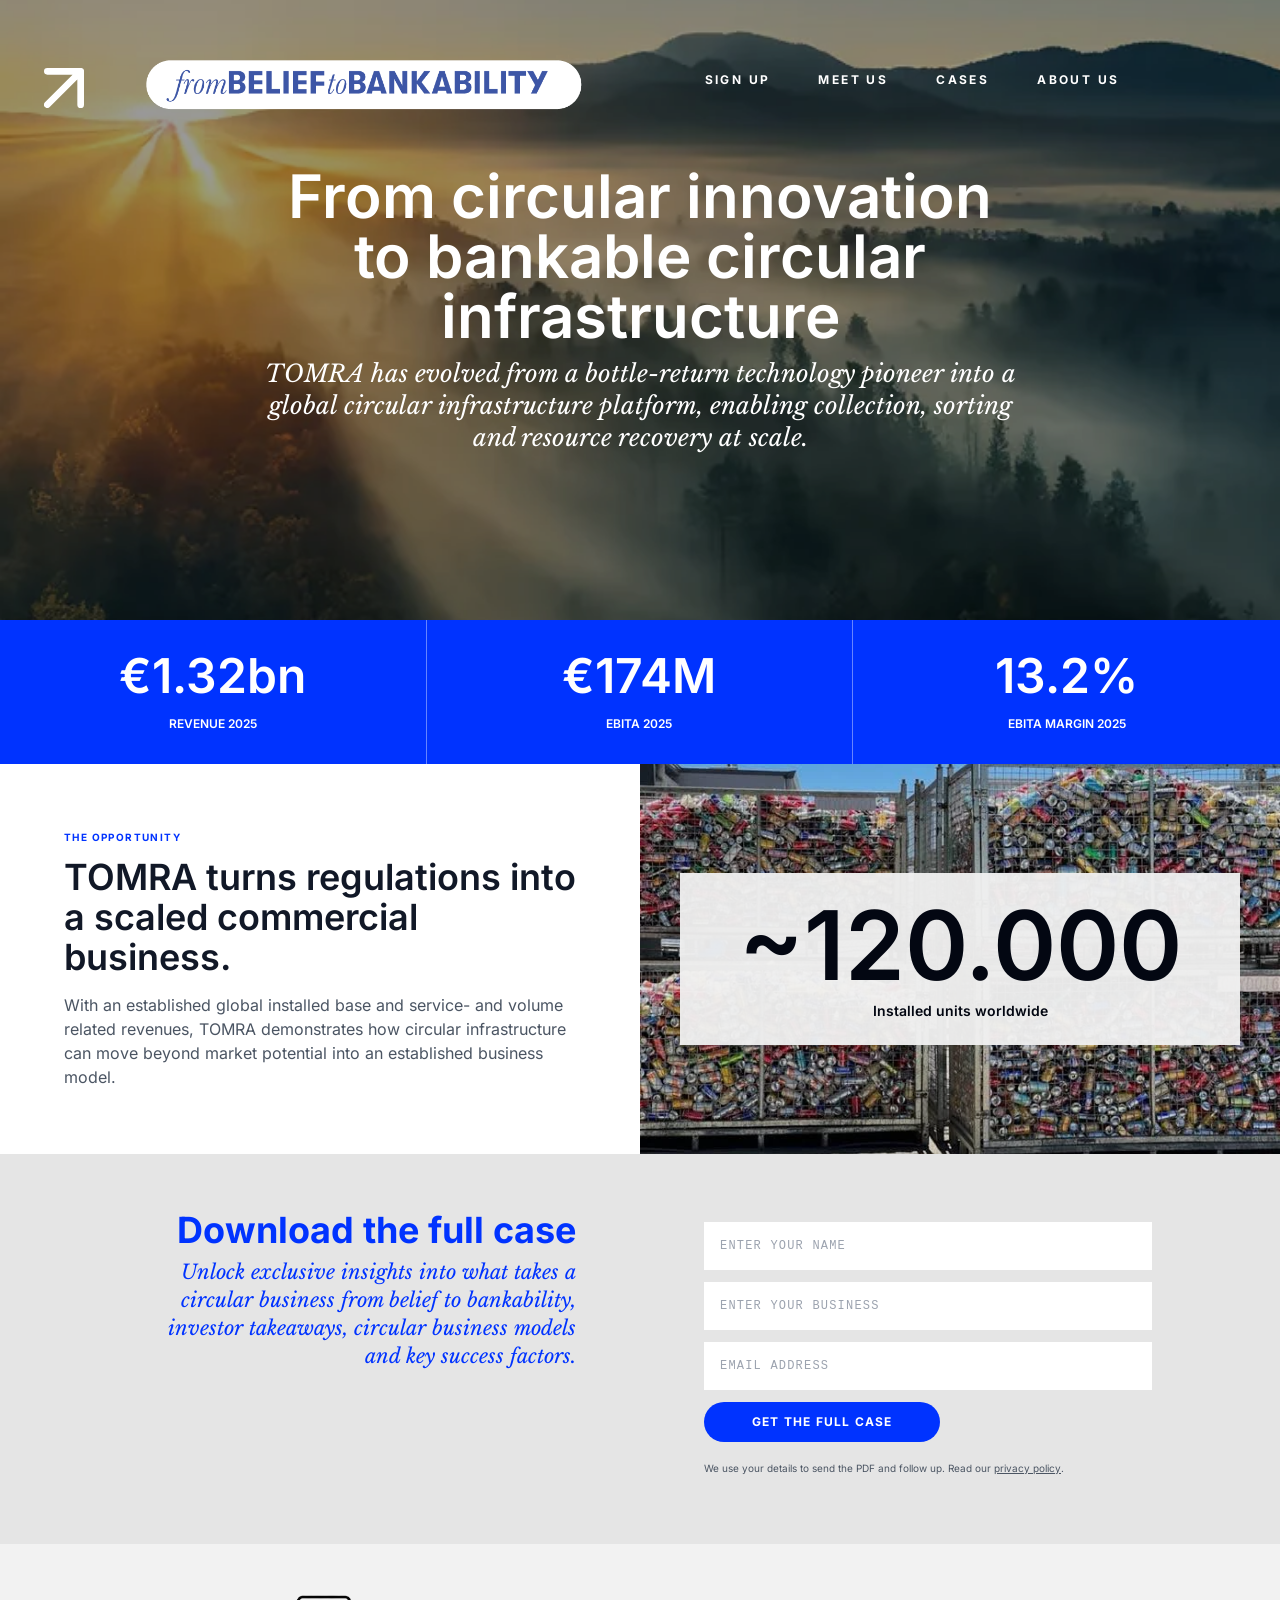
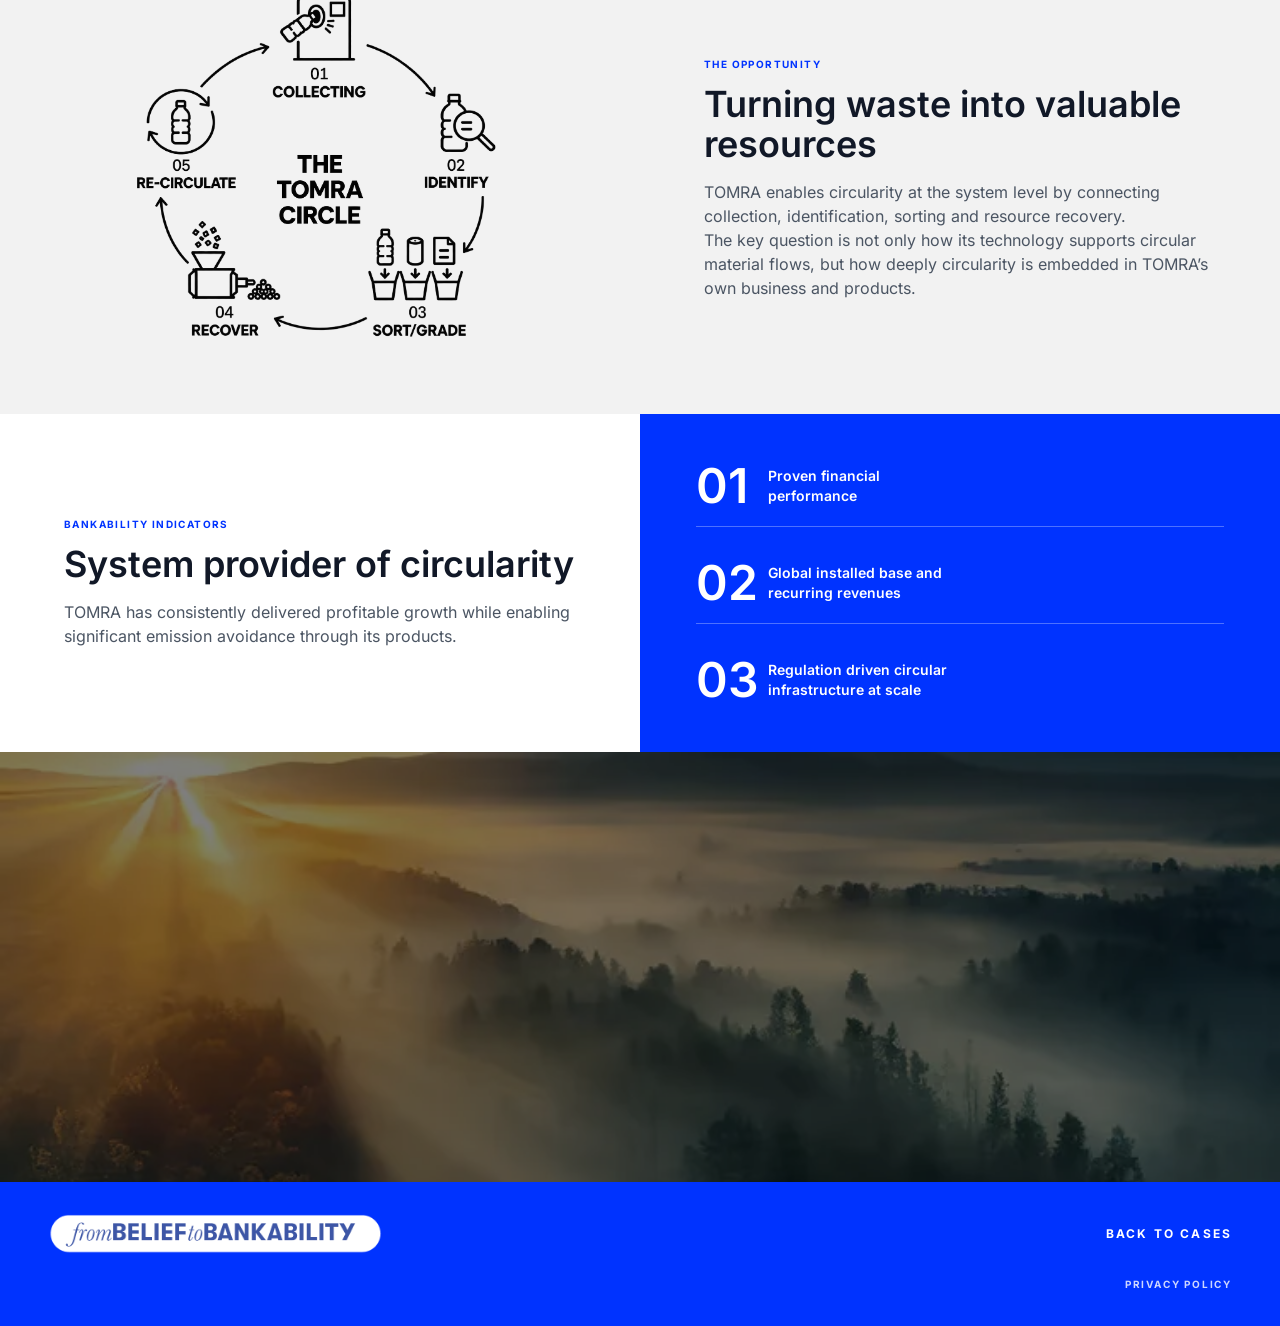
<file: cases/TOMRA/index.html>
<!DOCTYPE html>
<html lang="en" class="scroll-smooth">

<head>
    <meta charset="UTF-8">
    <meta name="viewport" content="width=device-width, initial-scale=1.0">
    <link rel="icon" href="/favicon.svg" type="image/svg+xml">
    <link rel="icon" href="/favicon.ico" sizes="32x32">
    <link rel="apple-touch-icon" href="/apple-touch-icon.png">
    <link rel="manifest" href="/site.webmanifest">
    <meta name="theme-color" content="#0033FF">
    <meta name="description"
        content="TOMRA is turning a global industry leader into circular infrastructure for resource recovery.">
    <title>TOMRA | Nordic Circular Investments</title>
    <link rel="stylesheet" href="../../tailwind.css">
    <link rel="stylesheet" href="../../site-header.css">
    <script src="../../site-header.js" defer></script>
    <style>
        body {
            font-family: Inter, sans-serif
        }

        .serif-italic {
            font-family: 'Libre Baskerville', serif;
            font-style: italic
        }

        .case-header site-header {
            height: 80px
        }

        .case-hero {
            min-height: 310px
        }

        .case-quote {
            min-height: 300px
        }

        @media(min-width:768px) {
            .case-header site-header {
                height: 0
            }

            .case-hero {
                min-height: 620px
            }

            .case-quote {
                min-height: 430px
            }
        }
    </style>
</head>

<body class="overflow-x-hidden bg-white text-gray-900">
    <header class="case-header relative"><site-header></site-header>
        <section
            class="case-hero relative flex items-center justify-center overflow-hidden px-5 py-10 text-center text-white md:px-8">
            <img src="Data/inklistrad-film-77126.webp" alt="Sunrise over a forest landscape"
                class="absolute inset-0 h-full w-full object-cover">
            <div class="absolute inset-0 bg-black/40"></div>
            <div class="relative z-10 mx-auto max-w-3xl">
                <h1 class="text-3xl font-semibold leading-tight md:text-6xl">
                    From circular innovation to bankable circular infrastructure
                </h1>
                <p class="serif-italic mt-3 text-base md:text-2xl">
                    TOMRA has evolved from a bottle-return technology pioneer into a global circular infrastructure 
                    platform, enabling collection, sorting and resource recovery at scale.
                </p>
            </div>
        </section>
    </header>
    <main>
        <section aria-label="TOMRA at a glance" class="grid grid-cols-1 bg-[#0033FF] text-white sm:grid-cols-3">
            <div class="border-b border-white/40 px-5 py-5 text-center sm:border-b-0 sm:border-r md:px-8 md:py-8">
                <p class="text-3xl font-semibold md:text-5xl">€1.32bn</p>
                <p class="mt-2 text-[9px] font-semibold uppercase md:mt-4 md:text-xs">Revenue 2025</p>
            </div>
            <div class="border-b border-white/40 px-5 py-5 text-center sm:border-b-0 sm:border-r md:px-8 md:py-8">
                <p class="text-3xl font-semibold md:text-5xl">€174M</p>
                <p class="mt-2 text-[9px] font-semibold uppercase md:mt-4 md:text-xs">EBITA 2025</p>
            </div>
            <div class="px-5 py-5 text-center md:px-8 md:py-8">
                <p class="text-3xl font-semibold md:text-5xl">13.2%</p>
                <p class="mt-2 text-[9px] font-semibold uppercase md:mt-4 md:text-xs">EBITA margin 2025</p>
            </div>
        </section>
        <section class="grid grid-cols-1 md:min-h-[390px] md:grid-cols-2">
            <div class="order-2 flex flex-col justify-center px-6 py-9 md:order-1 md:px-16 md:py-16">
                <p class="mb-3 text-[10px] font-bold uppercase tracking-[0.14em] text-[#0033FF]">The opportunity</p>
                <h2 class="text-2xl font-semibold md:text-4xl">
                    TOMRA turns regulations into a scaled commercial business.
                </h2>
                <p class="mt-4 text-sm leading-relaxed text-gray-600 md:text-base">
                    With an established global installed base and service- and volume
                    related revenues, TOMRA demonstrates how circular infrastructure 
                    can move beyond market potential into an established business 
                    model.</p>
            </div>
            <div class="order-1 relative flex min-h-[390px] items-center justify-center overflow-hidden px-5 py-6 md:order-2 md:min-h-0 md:px-8 md:py-8">
                <img src="Data/inklistrad-film-77158.webp" alt="Sargassum seaweed floating in coastal water" class="absolute inset-0 h-full w-full object-cover object-center">
                <div class="absolute inset-0 bg-black/10"></div>
                <div class="relative z-10 w-full max-w-[560px] bg-[#f3f3f3]/95 px-5 py-5 text-center text-gray-950 md:px-8 md:py-6">
                    <p class="text-5xl font-semibold md:text-8xl">~120.000</p>
                    <p class="mt-2 text-sm font-semibold">Installed units worldwide</p>
                </div>
            </div>
            <!-- <div class="order-1 relative min-h-[250px] overflow-hidden md:order-2 md:min-h-0"><img
                    src="Data/inklistrad-film-77158.webp" alt="Baled recyclable materials ready for processing"
                    class="absolute inset-0 h-full w-full object-cover"></div> -->
        </section>

        <section class="grid grid-cols-1 md:grid-cols-2" id="signup-form">
            <div class="bg-[#E5E5E5] px-6 pt-10 pb-2 md:px-16 md:py-14 flex flex-col justify-start items-start md:items-end text-left md:text-right">
                <div class="max-w-md">
                    <h3 class="text-[#0033FF] text-3xl md:text-4xl font-bold mb-2">Download the full case</h3>
                    <p class="text-[#0033FF] text-lg md:text-xl serif-italic italic leading-snug">
                                                Unlock exclusive insights into what takes a circular business from 
                        belief to bankability, investor takeaways, circular business models and 
                        key success factors.
                    </p>
                </div>
            </div>
            <div class="bg-[#E5E5E5] px-6 pt-4 pb-10 md:px-16 md:py-14 flex flex-col justify-center items-start">
                <form name="download-case" method="POST" netlify data-netlify="true" class="w-full max-w-md space-y-3">
                    <input type="hidden" name="case" value="TOMRA">
                    <input type="text" name="name" placeholder="ENTER YOUR NAME" required
                        class="w-full p-4 bg-white border-none text-xs tracking-widest font-mono focus:ring-2 focus:ring-[#0033FF] outline-none">

                    <input type="text" name="business" placeholder="ENTER YOUR BUSINESS" required
                        class="w-full p-4 bg-white border-none text-xs tracking-widest font-mono focus:ring-2 focus:ring-[#0033FF] outline-none">

                    <input type="email" name="email" placeholder="EMAIL ADDRESS" required
                        class="w-full p-4 bg-white border-none text-xs tracking-widest font-mono focus:ring-2 focus:ring-[#0033FF] outline-none">

                    <button type="submit"
                        class="bg-[#0033FF] text-white px-12 py-3 rounded-full text-xs font-bold uppercase tracking-widest hover:bg-blue-700 transition">
                        GET THE FULL CASE
                    </button>
                    <p class="pt-2 text-[10px] leading-snug text-gray-600">We use your details to send the PDF and follow up. Read our <a href="../../privacy.html" class="underline">privacy policy</a>.</p>
                </form>
            </div>
        </section>

        <section class="grid grid-cols-1 bg-[#f2f2f2] md:min-h-[390px] md:grid-cols-2">
            <div class="order-2 flex flex-col justify-center px-6 py-9 md:order-2 md:px-16 md:py-16">
                <p class="mb-3 text-[10px] font-bold uppercase tracking-[0.14em] text-[#0033FF]">The opportunity</p>
                <h2 class="text-2xl font-semibold md:text-4xl">
                    Turning waste into valuable resources
                </h2>
                <p class="mt-4 text-sm leading-relaxed text-gray-600 md:text-base">
                    TOMRA enables circularity at the system level by connecting collection, 
                    identification, sorting and resource recovery.<br/>
                    The key question is not only how its technology supports circular material 
                    flows, but how deeply circularity is embedded in TOMRA’s own business and 
                    products.
                </p>
            </div>
            <div class="order-1 flex min-h-[280px] items-center justify-center bg-[#f2f2f2] px-5 py-8 md:order-1 md:min-h-0 md:px-8 md:py-10">
                <img src="Data/inklistrad-film-77169.webp" alt="Baled recyclable materials ready for processing" class="h-full max-h-[390px] w-full max-w-[440px] object-contain">
            </div>
        </section>        

        <section class="grid grid-cols-1 md:grid-cols-2">
            <div class="order-1 flex flex-col justify-center px-6 py-9 md:order-1 md:px-16 md:py-14">
                <p class="mb-3 text-[10px] font-bold uppercase tracking-[0.14em] text-[#0033FF]">Bankability indicators
                </p>
                <h2 class="text-2xl font-semibold md:text-4xl">
                    System provider of circularity
                </h2>
                <p class="mt-4 text-sm leading-relaxed text-gray-600 md:text-base">
                    TOMRA has consistently delivered profitable growth while enabling 
                    significant emission avoidance through its products.
                </p>
            </div>

            <div class="order-2 relative flex flex-col justify-center overflow-hidden bg-[#0033FF] px-6 py-6 text-white md:order-2 md:px-14 md:py-8">
                <div class="relative z-10 space-y-3 md:space-y-4">
                    <div class="grid grid-cols-[40px_1fr] items-center gap-x-4 border-b border-white/30 py-3 md:grid-cols-[56px_1fr] md:py-4">
                        <span class="text-3xl font-semibold leading-none md:text-5xl">01</span>
                        <p class="max-w-xs text-xs font-semibold leading-snug md:text-sm">Proven financial<br/>performance</p>
                    </div>
                    <div class="grid grid-cols-[40px_1fr] items-center gap-x-4 border-b border-white/30 py-3 md:grid-cols-[56px_1fr] md:py-4">
                        <span class="text-3xl font-semibold leading-none md:text-5xl">02</span>
                        <p class="max-w-xs text-xs font-semibold leading-snug md:text-sm">Global installed base and <br/>recurring revenues</p>
                    </div>
                    <div class="grid grid-cols-[40px_1fr] items-center gap-x-4 py-3 md:grid-cols-[56px_1fr] md:py-4">
                        <span class="text-3xl font-semibold leading-none md:text-5xl">03</span>
                        <p class="max-w-xs text-xs font-semibold leading-snug md:text-sm">
                            Regulation driven circular<br/>infrastructure at scale</p>
                    </div>
                </div>
            </div>            
        </section>
        <section
            class="case-quote relative flex items-center justify-center overflow-hidden px-6 py-14 text-center text-white">
            <img src="Data/inklistrad-film-77126.webp" alt="Sunrise over forest and mountains"
                class="absolute inset-0 h-full w-full object-cover">
            <div class="absolute inset-0 bg-black/50"></div>
            <!-- <blockquote class="serif-italic relative z-10 max-w-4xl text-xl md:text-4xl">Turning waste into valuable
                resources is a foundation for circular infrastructure.</blockquote> -->
        </section>
    </main>
    <footer class="bg-[#0033FF] text-white py-8 px-6 md:px-12">
        <div class="max-w-7xl mx-auto flex flex-col sm:flex-row justify-between items-center gap-6">
            <a href="index.html" aria-label="Back to home">
                <img src="../../images/frombelieftobankability_logo_cropped.png" alt="From Belief to Bankability" class="h-10 w-auto object-contain">
            </a>
            <a href="../../cases.html" class="text-xs uppercase font-bold tracking-[0.18em] hover:opacity-70">Back to cases</a>
        </div>
        <div class="max-w-7xl mx-auto mt-4 text-center sm:text-right">
            <a href="../../privacy.html" class="text-[10px] uppercase font-bold tracking-[0.18em] opacity-80 hover:opacity-100">Privacy policy</a>
        </div>
    </footer>
    <script src="../download-form.js"></script>
</body>

</html>
</file>
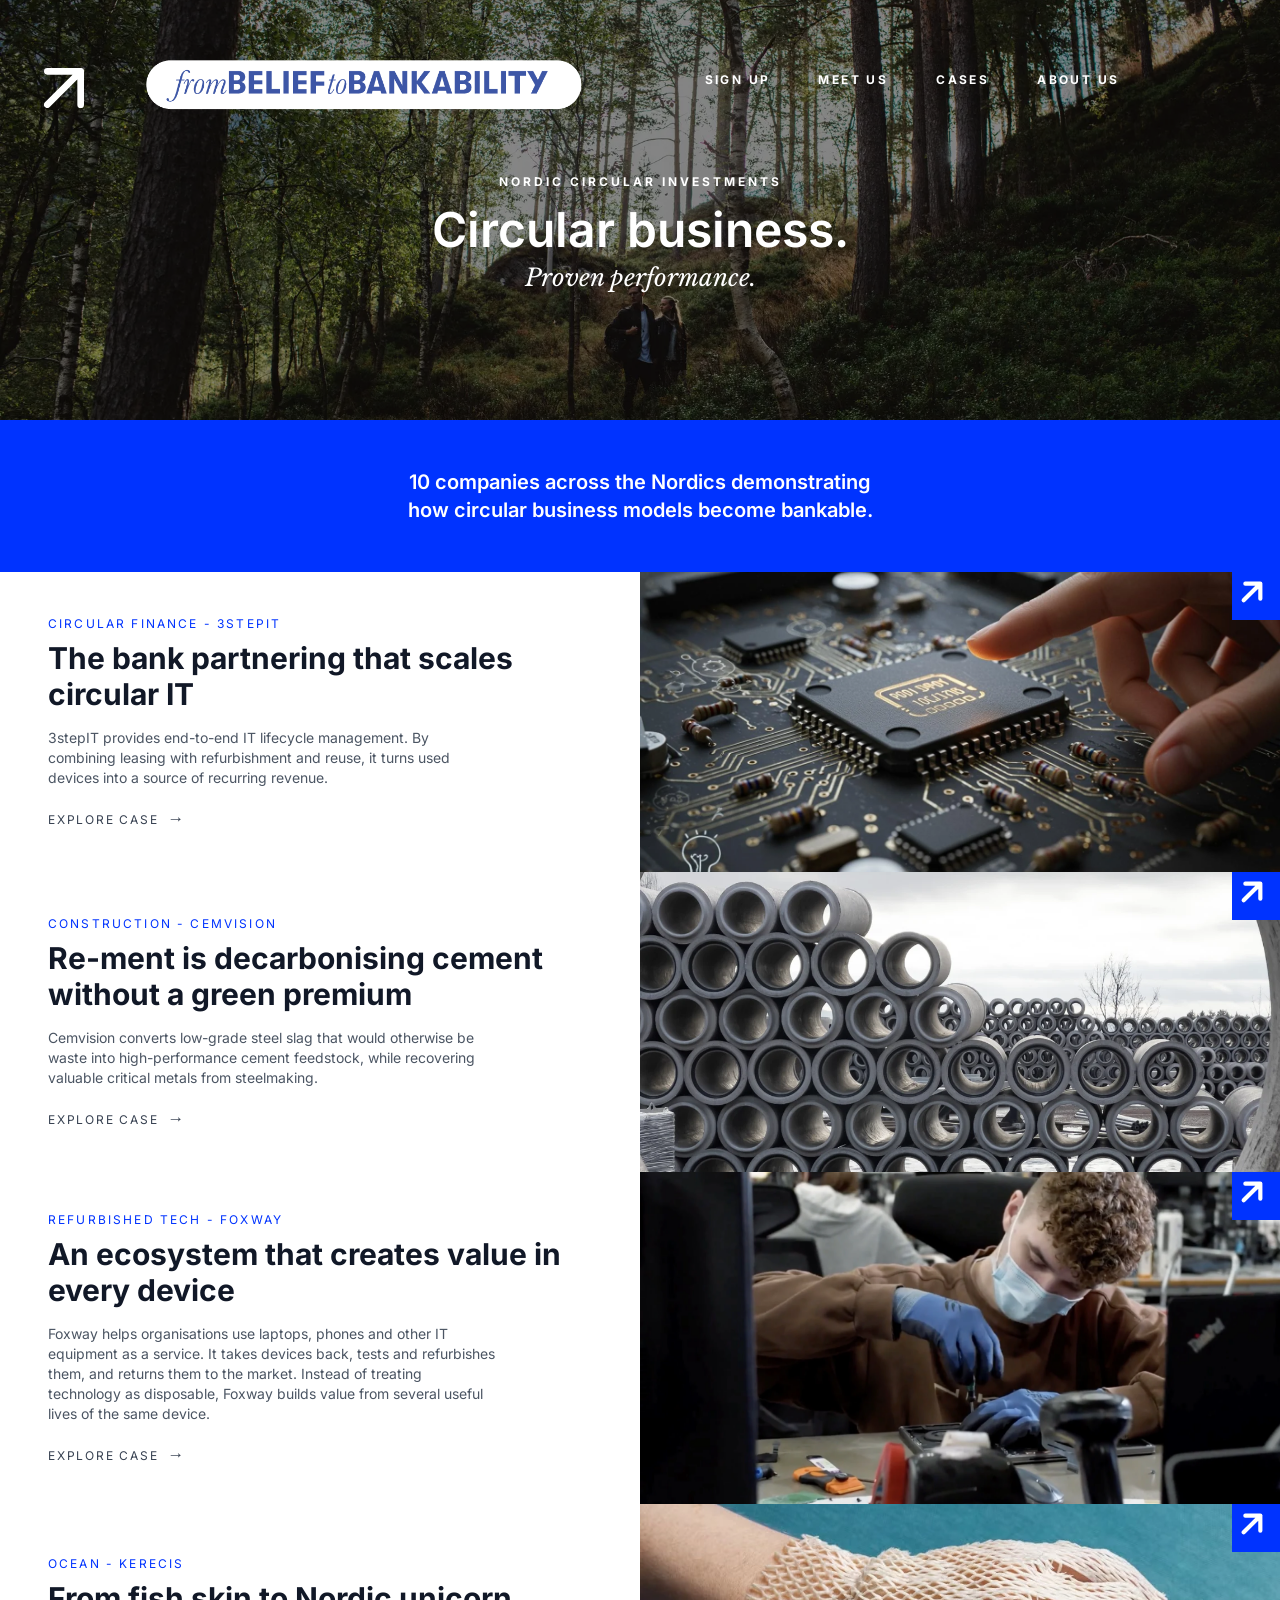
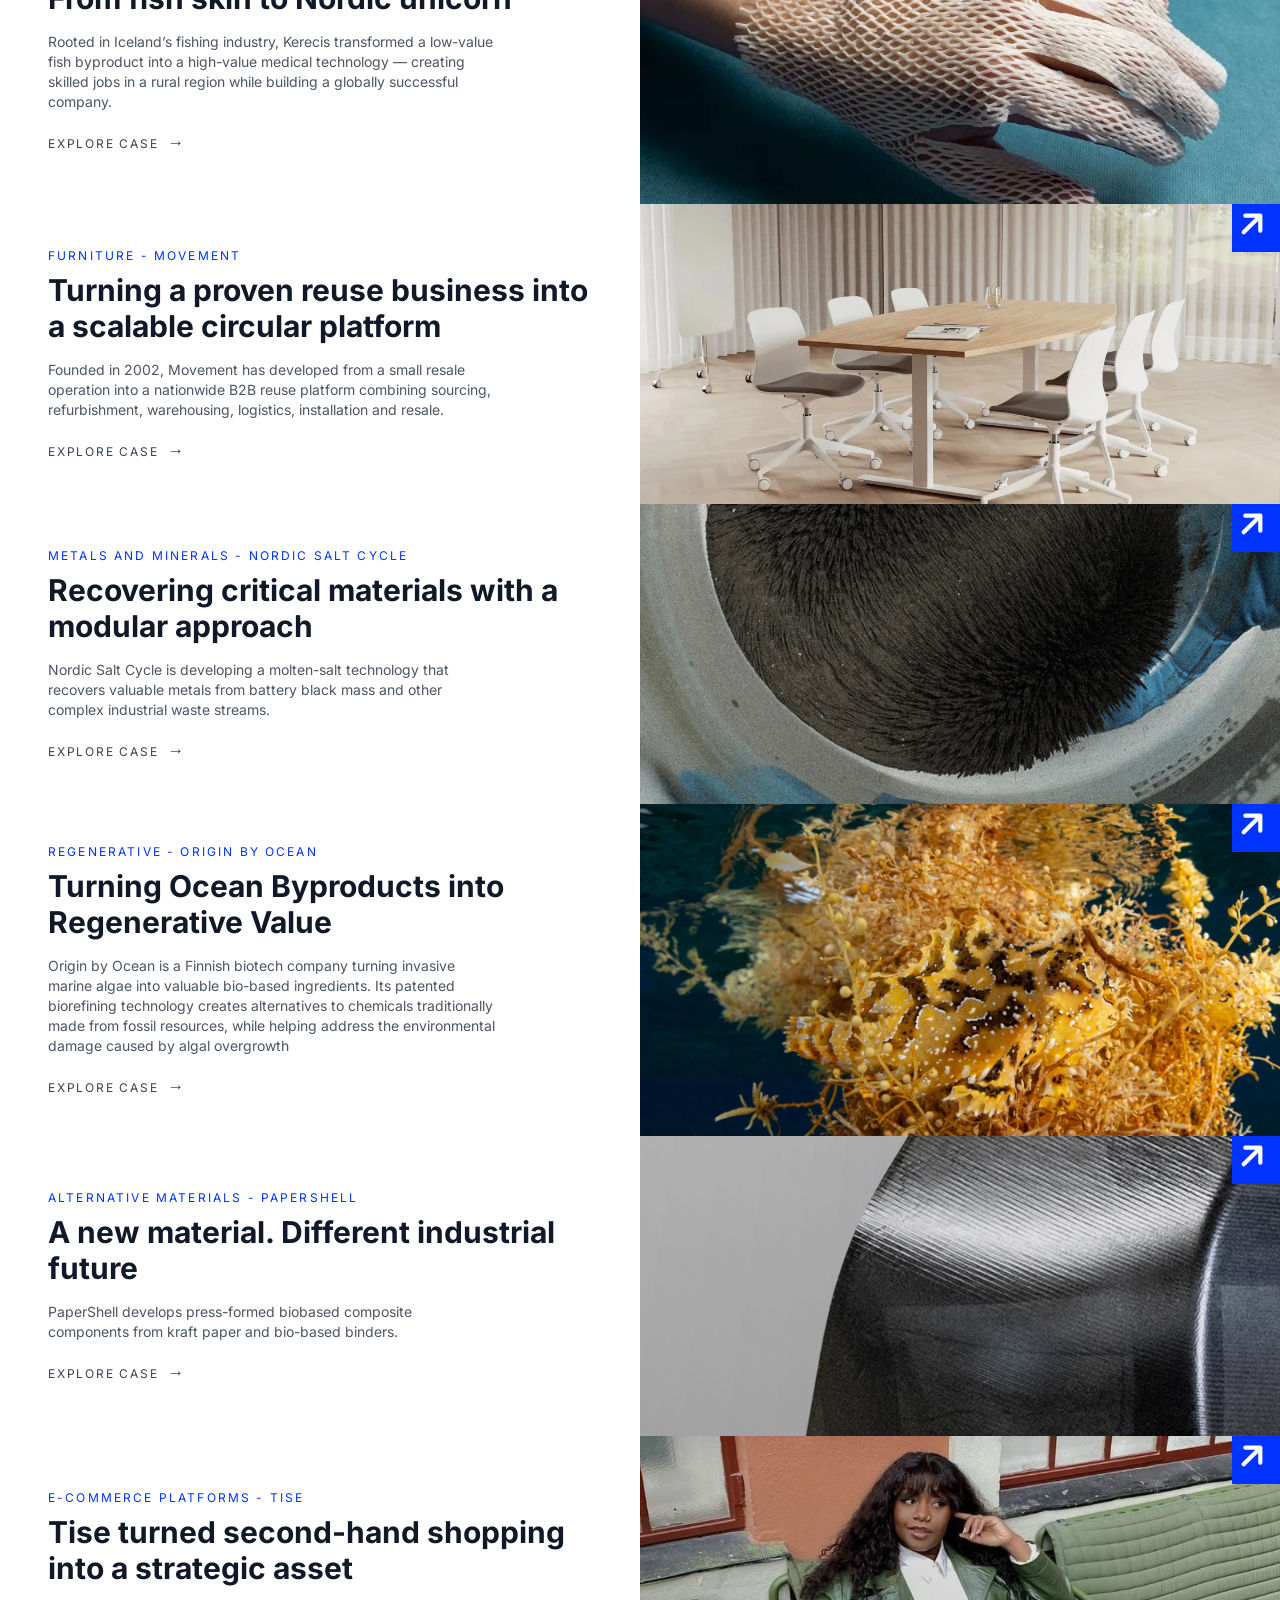
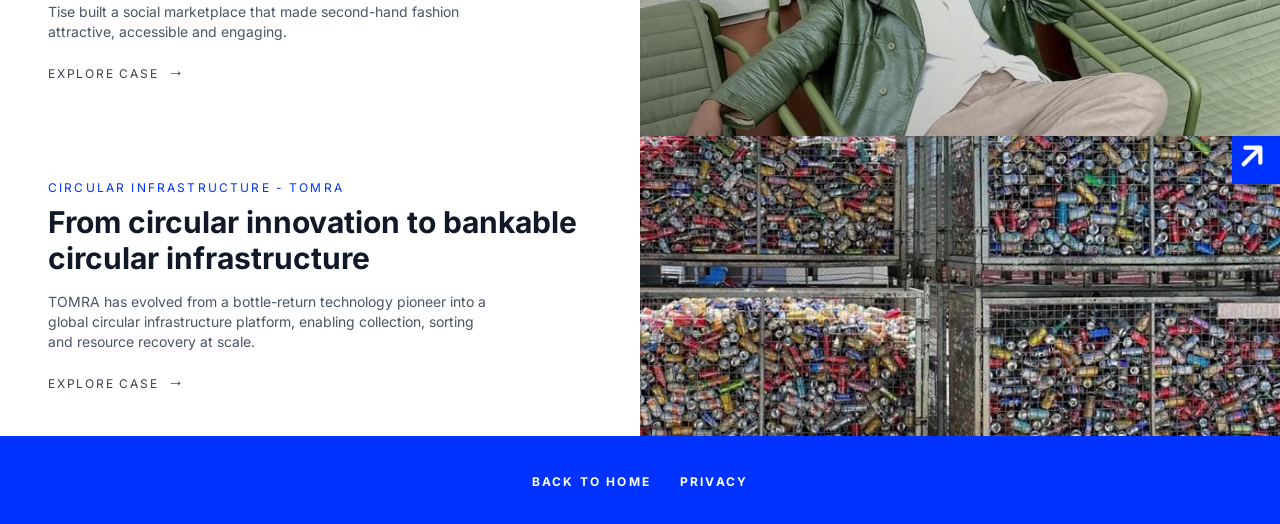
<file: cases.html>
<!DOCTYPE html>
<html lang="sv" class="scroll-smooth">

<head>
    <meta charset="UTF-8">
    <meta name="viewport" content="width=device-width, initial-scale=1.0">
    <link rel="icon" href="/favicon.svg" type="image/svg+xml">
    <link rel="icon" href="/favicon.ico" sizes="32x32">
    <link rel="apple-touch-icon" href="/apple-touch-icon.png">
    <link rel="manifest" href="/site.webmanifest">
    <meta name="theme-color" content="#0033FF">
    <meta name="description" content="Explore Nordic circular business cases with proven performance.">
    <title>Ten best Nordic Circular Cases | Nordic Circular Investments</title>
    <link rel="stylesheet" href="tailwind.css">
    <link rel="stylesheet" href="site-header.css">
    <script src="site-header.js" defer></script>
    <style>
        body {
            font-family: 'Inter', sans-serif;
        }

        .serif-italic {
            font-family: 'Libre Baskerville', serif;
            font-style: italic;
            font-weight: 400;
        }

        .case-row {
            min-height: 180px;
        }

        .case-row a span[aria-hidden="true"] {
            display: inline-block;
            margin-left: 0.25rem;
            font-size: 1.4em;
            font-weight: 700;
            line-height: 0.7;
        }

        @media (min-width: 768px) {
            .case-row {
                min-height: 300px;
            }
        }
    </style>
</head>

<body class="bg-white text-gray-900 overflow-x-hidden">
    <header class="relative">
        <site-header></site-header>

        <section
            class="relative min-h-[300px] md:min-h-[420px] flex items-center justify-center text-center text-white px-6 pt-24 pb-12">
            <img src="images/DTS_NORDIC_by Gregory Woodman_004.webp" alt="Nordic landscape"
                class="absolute inset-0 w-full h-full object-cover">
            <div class="absolute inset-0 bg-black/45"></div>
            <div class="relative z-10">
                <p class="text-xs uppercase font-bold tracking-[0.25em] mb-4">Nordic Circular Investments</p>
                <h1 class="text-3xl md:text-5xl font-semibold">Circular business.</h1>
                <p class="serif-italic text-xl md:text-2xl mt-2">Proven performance.</p>
            </div>
        </section>
    </header>

    <main>
        <div class="bg-[#0033FF] text-white px-6 py-8 md:py-12 text-center">
            <p class="max-w-3xl mx-auto text-sm md:text-xl font-semibold leading-relaxed">
                10 companies across the Nordics demonstrating<br class="hidden md:block">
                how circular business models become bankable.
            </p>
        </div>

        <section aria-label="Circular business cases" class="grid grid-cols-1">
            <article class="case-row grid grid-cols-1 md:grid-cols-2">
                <div class="order-2 flex flex-col justify-center bg-white px-4 py-5 md:order-1 md:px-12 md:py-10">
                    <p class="text-[9px] md:text-xs uppercase tracking-[0.18em] text-[#0033FF] mb-2">
                        CIRCULAR FINANCE - 3STEPIT</p>
                    <h2 class="text-sm md:text-3xl font-bold leading-snug">The bank partnering that scales circular IT
                    </h2>
                    <p class="md:block text-sm text-gray-600 mt-4 max-w-md">
                        3stepIT provides end-to-end IT lifecycle management. By combining leasing with
                        refurbishment and reuse, it turns used devices into a source of recurring revenue.
                    </p>
                    <a href="cases/3STEPIT/index.html"
                        class="text-[9px] md:text-xs uppercase tracking-[0.15em] mt-4 md:mt-6 text-gray-700 hover:text-[#0033FF]">Explore
                        case <span aria-hidden="true">→</span></a>
                </div>
                <a href="cases/3STEPIT/index.html"
                    class="order-1 relative min-h-[180px] overflow-hidden bg-[#0c4960] md:order-2 md:min-h-0"
                    aria-label="Explore 3stepIT">
                    <img src="cases/3STEPIT/Data/inklistrad-film-77044.webp"
                        alt="Hand reaching toward a computer processor"
                        class="absolute inset-0 w-full h-full object-cover">
                    <span
                        class="absolute top-0 right-0 flex h-12 w-12 items-center justify-center bg-[#0033FF] text-white"
                        aria-hidden="true">
                        <svg class="h-10 w-10" fill="none" stroke="currentColor" viewBox="0 0 24 24">
                            <path stroke-linecap="round" stroke-linejoin="round" stroke-width="2.5"
                                d="M7 17L17 7M8 7h9v9" />
                        </svg>
                    </span>
                </a>
            </article>


            <article class="case-row grid grid-cols-1 md:grid-cols-2">
                <div class="order-2 flex flex-col justify-center bg-white px-4 py-5 md:order-1 md:px-12 md:py-10">
                    <p class="text-[9px] md:text-xs uppercase tracking-[0.18em] text-[#0033FF] mb-2">CONSTRUCTION -
                        CEMVISION</p>
                    <h2 class="text-sm md:text-3xl font-bold leading-snug">Re-ment is decarbonising cement without a
                        green premium</h2>
                    <p class="md:block text-sm text-gray-600 mt-4 max-w-md">
                        Cemvision converts low-grade steel slag that would otherwise be waste into high-performance
                        cement feedstock, while recovering valuable critical metals from steelmaking.
                    </p>
                    <a href="cases/Cemvision/index.html"
                        class="text-[9px] md:text-xs uppercase tracking-[0.15em] mt-4 md:mt-6 text-gray-700 hover:text-[#0033FF]">Explore
                        case <span aria-hidden="true">→</span></a>
                </div>
                <a href="cases/Cemvision/index.html"
                    class="order-1 relative min-h-[180px] overflow-hidden bg-[#0c4960] md:order-2 md:min-h-0"
                    aria-label="Explore Cemvision">
                    <img src="cases/Cemvision/Data/inklistrad-film-76839.webp" alt="Cemvision concrete pipes"
                        class="absolute inset-0 w-full h-full object-cover">
                    <span
                        class="absolute top-0 right-0 flex h-12 w-12 items-center justify-center bg-[#0033FF] text-white"
                        aria-hidden="true">
                        <svg class="h-10 w-10" fill="none" stroke="currentColor" viewBox="0 0 24 24">
                            <path stroke-linecap="round" stroke-linejoin="round" stroke-width="2.5"
                                d="M7 17L17 7M8 7h9v9" />
                        </svg>
                    </span>
                </a>
            </article>

            <article class="case-row grid grid-cols-1 md:grid-cols-2">
                <div class="order-2 flex flex-col justify-center bg-white px-4 py-5 md:order-1 md:px-12 md:py-10">
                    <p class="text-[9px] md:text-xs uppercase tracking-[0.18em] text-[#0033FF] mb-2">REFURBISHED TECH -
                        FOXWAY</p>
                    <h2 class="text-sm md:text-3xl font-bold leading-snug">An ecosystem that creates value in every
                        device</h2>
                    <p class="md:block text-sm text-gray-600 mt-4 max-w-md">
                        Foxway helps organisations use laptops, phones and other IT equipment as a service. It takes
                        devices
                        back, tests and refurbishes them, and returns them to the market. Instead of treating technology
                        as
                        disposable, Foxway builds value from several useful lives of the same device.</p>
                    <a href="cases/Foxway/index.html"
                        class="text-[9px] md:text-xs uppercase tracking-[0.15em] mt-4 md:mt-6 text-gray-700 hover:text-[#0033FF]">Explore
                        case <span aria-hidden="true">→</span></a>
                </div>
                <a href="cases/Foxway/index.html"
                    class="order-1 relative min-h-[180px] overflow-hidden bg-[#0c4960] md:order-2 md:min-h-0"
                    aria-label="Explore Foxway">
                    <img src="cases/Foxway/Data/inklistrad-film-76983.webp"
                        alt="Foxway technician refurbishing a laptop"
                        class="absolute inset-0 w-full h-full object-cover">
                    <span
                        class="absolute top-0 right-0 flex h-12 w-12 items-center justify-center bg-[#0033FF] text-white"
                        aria-hidden="true">
                        <svg class="h-10 w-10" fill="none" stroke="currentColor" viewBox="0 0 24 24">
                            <path stroke-linecap="round" stroke-linejoin="round" stroke-width="2.5"
                                d="M7 17L17 7M8 7h9v9" />
                        </svg>
                    </span>
                </a>
            </article>

            <article class="case-row grid grid-cols-1 md:grid-cols-2">
                <div class="order-2 flex flex-col justify-center bg-white px-4 py-5 md:order-1 md:px-12 md:py-10">
                    <p class="text-[9px] md:text-xs uppercase tracking-[0.18em] text-[#0033FF] mb-2">
                        OCEAN - KERECIS</p>
                    <h2 class="text-sm md:text-3xl font-bold leading-snug">From fish skin to Nordic unicorn</h2>
                    <p class="md:block text-sm text-gray-600 mt-4 max-w-md">
                        Rooted in Iceland’s fishing industry, Kerecis transformed a low-value fish byproduct into a
                        high-value
                        medical technology — creating skilled jobs in a rural region while building a globally
                        successful
                        company.
                    </p>
                    <a href="cases/Kerecis/index.html"
                        class="text-[9px] md:text-xs uppercase tracking-[0.15em] mt-4 md:mt-6 text-gray-700 hover:text-[#0033FF]">Explore
                        case <span aria-hidden="true">→</span></a>
                </div>
                <a href="cases/Kerecis/index.html"
                    class="order-1 relative min-h-[180px] overflow-hidden bg-[#0c4960] md:order-2 md:min-h-0"
                    aria-label="Explore From fish skin to Nordic unicorn">
                    <img src="cases/Kerecis/Data/pasted-movie-77152.webp" alt="From fish skin to Nordic unicorn"
                        class="absolute inset-0 w-full h-full object-cover">
                    <span
                        class="absolute top-0 right-0 flex h-12 w-12 items-center justify-center bg-[#0033FF] text-white"
                        aria-hidden="true">
                        <svg class="h-10 w-10" fill="none" stroke="currentColor" viewBox="0 0 24 24">
                            <path stroke-linecap="round" stroke-linejoin="round" stroke-width="2.5"
                                d="M7 17L17 7M8 7h9v9" />
                        </svg>
                    </span>
                </a>
            </article>
            <article class="case-row grid grid-cols-1 md:grid-cols-2">
                <div class="order-2 flex flex-col justify-center bg-white px-4 py-5 md:order-1 md:px-12 md:py-10">
                    <p class="text-[9px] md:text-xs uppercase tracking-[0.18em] text-[#0033FF] mb-2">FURNITURE -
                        MOVEMENT</p>
                    <h2 class="text-sm md:text-3xl font-bold leading-snug">
                        Turning a proven reuse business into a scalable circular platform
                    </h2>
                    <p class="md:block text-sm text-gray-600 mt-4 max-w-md">
                        Founded in 2002, Movement has developed from a small resale operation into a nationwide B2B reuse
                        platform combining sourcing, refurbishment, warehousing, logistics, installation and resale.
                    </p>
                    <a href="cases/Movement/index.html"
                        class="text-[9px] md:text-xs uppercase tracking-[0.15em] mt-4 md:mt-6 text-gray-700 hover:text-[#0033FF]">Explore
                        case <span aria-hidden="true">→</span></a>
                </div>
                <a href="cases/Movement/index.html"
                    class="order-1 relative min-h-[180px] overflow-hidden bg-[#0c4960] md:order-2 md:min-h-0"
                    aria-label="Explore Movement">
                    <img src="cases/Movement/Data/konferensgrupp-agenda-ergo-006c-77373.webp"
                        alt="Movement conference room furnished with reusable furniture"
                        class="absolute inset-0 w-full h-full object-cover">
                    <span
                        class="absolute top-0 right-0 flex h-12 w-12 items-center justify-center bg-[#0033FF] text-white"
                        aria-hidden="true">
                        <svg class="h-10 w-10" fill="none" stroke="currentColor" viewBox="0 0 24 24">
                            <path stroke-linecap="round" stroke-linejoin="round" stroke-width="2.5"
                                d="M7 17L17 7M8 7h9v9" />
                        </svg>
                    </span>
                </a>
            </article>
            <article class="case-row grid grid-cols-1 md:grid-cols-2">
                <div class="order-2 flex flex-col justify-center bg-white px-4 py-5 md:order-1 md:px-12 md:py-10">
                    <p class="text-[9px] md:text-xs uppercase tracking-[0.18em] text-[#0033FF] mb-2">METALS AND MINERALS
                        - NORDIC SALT CYCLE </p>
                    <h2 class="text-sm md:text-3xl font-bold leading-snug">Recovering critical materials with a modular
                        approach</h2>
                    <p class="md:block text-sm text-gray-600 mt-4 max-w-md">Nordic Salt Cycle is developing a
                        molten-salt technology that recovers valuable metals from battery black mass and other complex
                        industrial waste streams.</p>
                    <a href="cases/NSC/index.html"
                        class="text-[9px] md:text-xs uppercase tracking-[0.15em] mt-4 md:mt-6 text-gray-700 hover:text-[#0033FF]">Explore
                        case <span aria-hidden="true">→</span></a>
                </div>
                <a href="cases/NSC/index.html"
                    class="order-1 relative min-h-[180px] overflow-hidden bg-[#0c4960] md:order-2 md:min-h-0"
                    aria-label="Explore NSC">
                    <img src="cases/NSC/Data/inklistrad-film-77513.webp"
                        alt="NSC modular critical-material recovery site"
                        class="absolute inset-0 w-full h-full object-cover">
                    <span
                        class="absolute top-0 right-0 flex h-12 w-12 items-center justify-center bg-[#0033FF] text-white"
                        aria-hidden="true"><svg class="h-10 w-10" fill="none" stroke="currentColor" viewBox="0 0 24 24">
                            <path stroke-linecap="round" stroke-linejoin="round" stroke-width="2.5"
                                d="M7 17L17 7M8 7h9v9" />
                        </svg></span>
                </a>
            </article>
            <article class="case-row grid grid-cols-1 md:grid-cols-2">
                <div class="order-2 flex flex-col justify-center bg-white px-4 py-5 md:order-1 md:px-12 md:py-10">
                    <p class="text-[9px] md:text-xs uppercase tracking-[0.18em] text-[#0033FF] mb-2">REGENERATIVE -
                        ORIGIN BY OCEAN</p>
                    <h2 class="text-sm md:text-3xl font-bold leading-snug">Turning Ocean Byproducts into Regenerative
                        Value</h2>
                    <p class="md:block text-sm text-gray-600 mt-4 max-w-md">
                        Origin by Ocean is a Finnish biotech company turning invasive marine algae into valuable
                        bio-based ingredients.
                        Its patented biorefining technology creates alternatives to chemicals traditionally made
                        from fossil resources, while helping address the environmental damage caused by algal overgrowth
                    </p>
                    <a href="cases/OBO/index.html"
                        class="text-[9px] md:text-xs uppercase tracking-[0.15em] mt-4 md:mt-6 text-gray-700 hover:text-[#0033FF]">Explore
                        case <span aria-hidden="true">→</span></a>
                </div>
                <a href="cases/OBO/index.html"
                    class="order-1 relative min-h-[180px] overflow-hidden bg-[#0c4960] md:order-2 md:min-h-0"
                    aria-label="Explore OBO">
                    <img src="cases/OBO/Data/inklistrad-film-77625.webp" alt="Ocean-derived material"
                        class="absolute inset-0 w-full h-full object-cover">
                    <span
                        class="absolute top-0 right-0 flex h-12 w-12 items-center justify-center bg-[#0033FF] text-white"
                        aria-hidden="true"><svg class="h-10 w-10" fill="none" stroke="currentColor" viewBox="0 0 24 24">
                            <path stroke-linecap="round" stroke-linejoin="round" stroke-width="2.5"
                                d="M7 17L17 7M8 7h9v9" />
                        </svg></span>
                </a>
            </article>
            <article class="case-row grid grid-cols-1 md:grid-cols-2">
                <div class="order-2 flex flex-col justify-center bg-white px-4 py-5 md:order-1 md:px-12 md:py-10">
                    <p class="text-[9px] md:text-xs uppercase tracking-[0.18em] text-[#0033FF] mb-2">ALTERNATIVE
                        MATERIALS - PAPERSHELL</p>
                    <h2 class="text-sm md:text-3xl font-bold leading-snug">A new material. Different industrial future
                    </h2>
                    <p class="md:block text-sm text-gray-600 mt-4 max-w-md">
                        PaperShell develops press-formed biobased composite components from kraft paper and bio-based
                        binders.</p>
                    <a href="cases/Papershell/index.html"
                        class="text-[9px] md:text-xs uppercase tracking-[0.15em] mt-4 md:mt-6 text-gray-700 hover:text-[#0033FF]">Explore
                        case <span aria-hidden="true">→</span></a>
                </div>
                <a href="cases/Papershell/index.html"
                    class="order-1 relative min-h-[180px] overflow-hidden bg-[#0c4960] md:order-2 md:min-h-0"
                    aria-label="Explore Papershell">
                    <img src="cases/Papershell/Data/inklistrad-film-77602.webp" alt="Papershell formed-fibre packaging"
                        class="absolute inset-0 w-full h-full object-cover">
                    <span
                        class="absolute top-0 right-0 flex h-12 w-12 items-center justify-center bg-[#0033FF] text-white"
                        aria-hidden="true"><svg class="h-10 w-10" fill="none" stroke="currentColor" viewBox="0 0 24 24">
                            <path stroke-linecap="round" stroke-linejoin="round" stroke-width="2.5"
                                d="M7 17L17 7M8 7h9v9" />
                        </svg></span>
                </a>
            </article>
            <article class="case-row grid grid-cols-1 md:grid-cols-2">
                <div class="order-2 flex flex-col justify-center bg-white px-4 py-5 md:order-1 md:px-12 md:py-10">
                    <p class="text-[9px] md:text-xs uppercase tracking-[0.18em] text-[#0033FF] mb-2">E-COMMERCE
                        PLATFORMS - TISE</p>
                    <h2 class="text-sm md:text-3xl font-bold leading-snug">
                        Tise turned second-hand shopping into a strategic asset
                    </h2>
                    <p class="md:block text-sm text-gray-600 mt-4 max-w-md">
                        Tise built a social marketplace that made second-hand fashion attractive, accessible and
                        engaging.
                    </p>
                    <a href="cases/Tise/index.html"
                        class="text-[9px] md:text-xs uppercase tracking-[0.15em] mt-4 md:mt-6 text-gray-700 hover:text-[#0033FF]">Explore
                        case <span aria-hidden="true">→</span></a>
                </div>
                <a href="cases/Tise/index.html"
                    class="order-1 relative min-h-[180px] overflow-hidden bg-[#0c4960] md:order-2 md:min-h-0"
                    aria-label="Explore Tise">
                    <img src="cases/Tise/Data/inklistrad-film-77738.webp" alt="Tise community and second-hand fashion"
                        class="absolute inset-0 w-full h-full object-cover" style="object-position: center 35%">
                    <span
                        class="absolute top-0 right-0 flex h-12 w-12 items-center justify-center bg-[#0033FF] text-white"
                        aria-hidden="true"><svg class="h-10 w-10" fill="none" stroke="currentColor" viewBox="0 0 24 24">
                            <path stroke-linecap="round" stroke-linejoin="round" stroke-width="2.5"
                                d="M7 17L17 7M8 7h9v9" />
                        </svg></span>
                </a>
            </article>
            <article class="case-row grid grid-cols-1 md:grid-cols-2">
                <div class="order-2 flex flex-col justify-center bg-white px-4 py-5 md:order-1 md:px-12 md:py-10">
                    <p class="text-[9px] md:text-xs uppercase tracking-[0.18em] text-[#0033FF] mb-2">CIRCULAR
                        INFRASTRUCTURE - TOMRA
                    </p>
                    <h2 class="text-sm md:text-3xl font-bold leading-snug">From circular innovation to bankable circular
                        infrastructure</h2>
                    <p class="md:block text-sm text-gray-600 mt-4 max-w-md">
                        TOMRA has evolved from a bottle-return technology pioneer into a global circular infrastructure
                        platform, enabling collection, sorting and resource recovery at scale.
                    </p>
                    <a href="cases/TOMRA/index.html"
                        class="text-[9px] md:text-xs uppercase tracking-[0.15em] mt-4 md:mt-6 text-gray-700 hover:text-[#0033FF]">Explore
                        case <span aria-hidden="true">→</span></a>
                </div>
                <a href="cases/TOMRA/index.html"
                    class="order-1 relative min-h-[180px] overflow-hidden bg-[#0c4960] md:order-2 md:min-h-0"
                    aria-label="Explore TOMRA">
                    <img src="cases/TOMRA/Data/inklistrad-film-77158.webp"
                        alt="Baled recyclable materials ready for processing"
                        class="absolute inset-0 w-full h-full object-cover">
                    <span
                        class="absolute top-0 right-0 flex h-12 w-12 items-center justify-center bg-[#0033FF] text-white"
                        aria-hidden="true"><svg class="h-10 w-10" fill="none" stroke="currentColor" viewBox="0 0 24 24">
                            <path stroke-linecap="round" stroke-linejoin="round" stroke-width="2.5"
                                d="M7 17L17 7M8 7h9v9" />
                        </svg></span>
                </a>
            </article>

        </section>
    </main>

    <footer class="bg-[#0033FF] px-6 py-8 text-center text-white">
        <a href="index.html" class="text-xs font-bold uppercase tracking-[0.18em] hover:opacity-70">Back to home</a>
        <a href="privacy.html" class="ml-6 text-xs font-bold uppercase tracking-[0.18em] hover:opacity-70">Privacy</a>
    </footer>

</body>

</html>
</file>
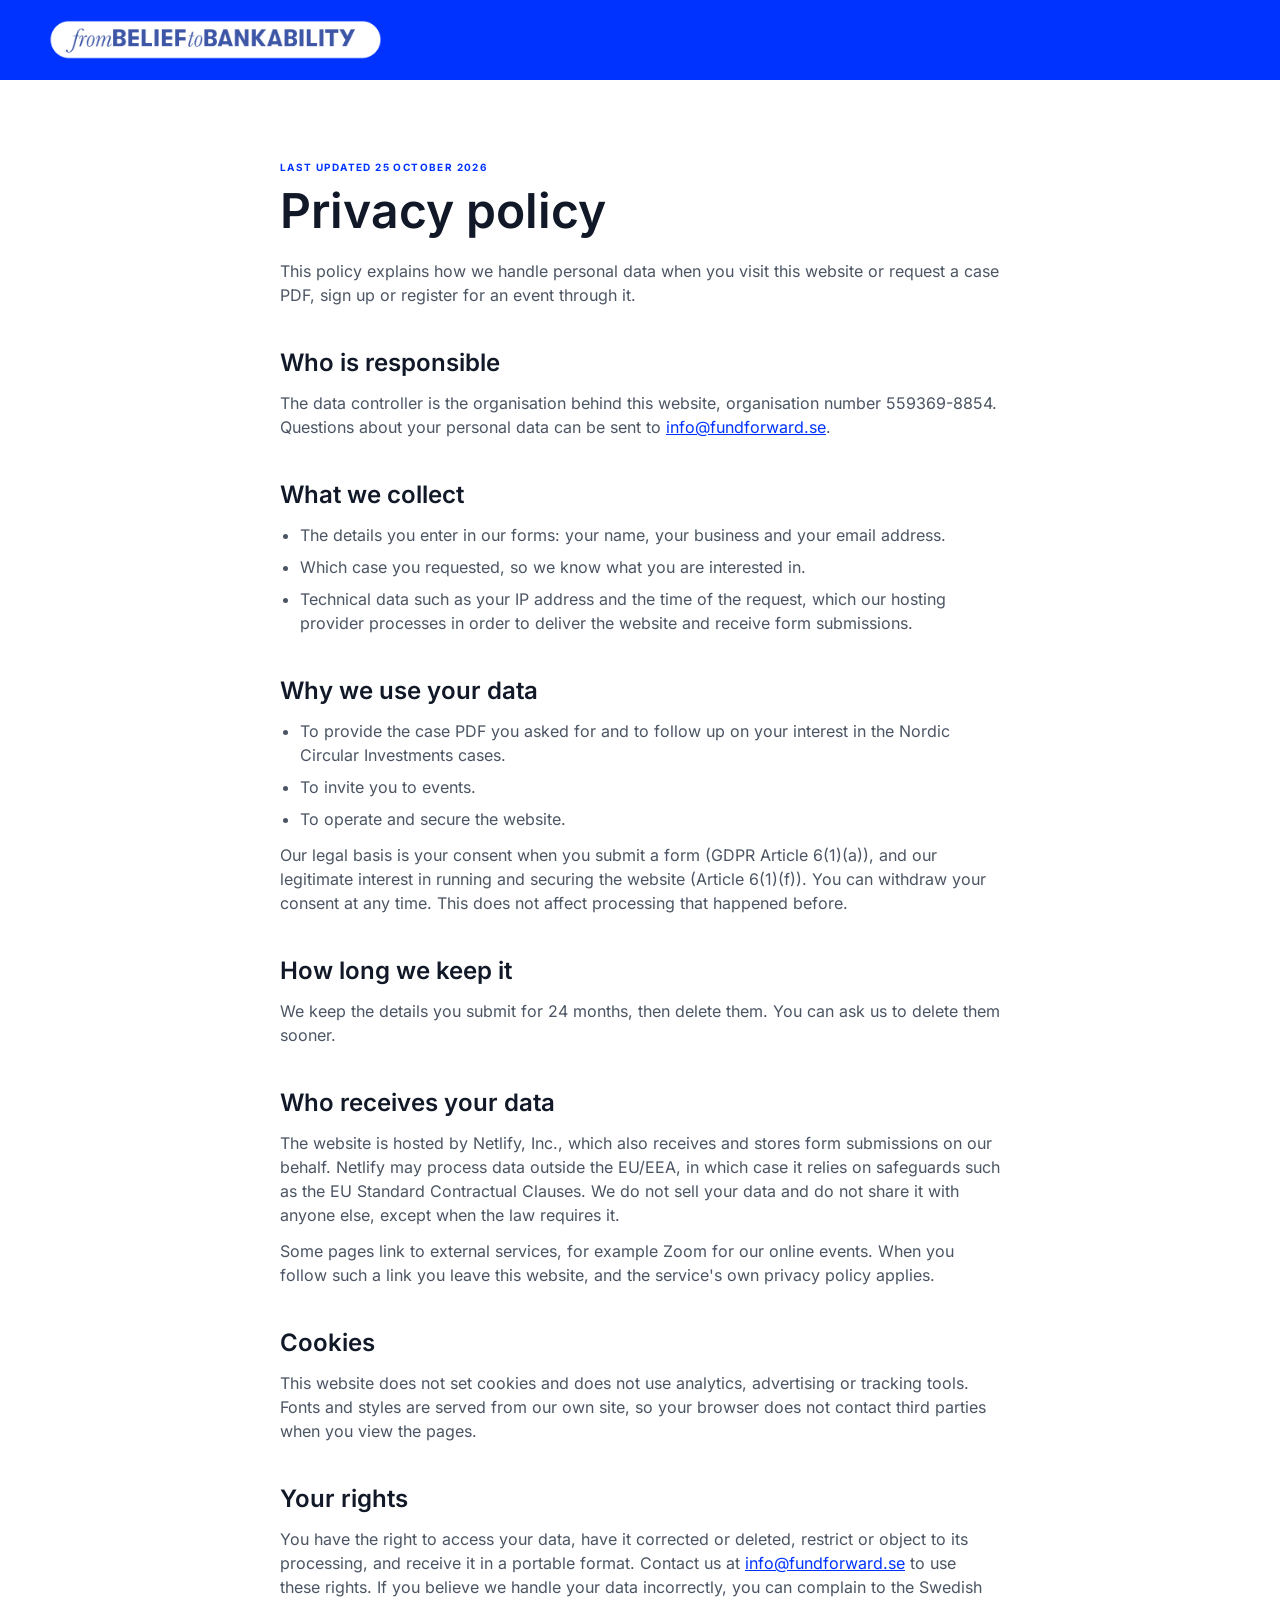
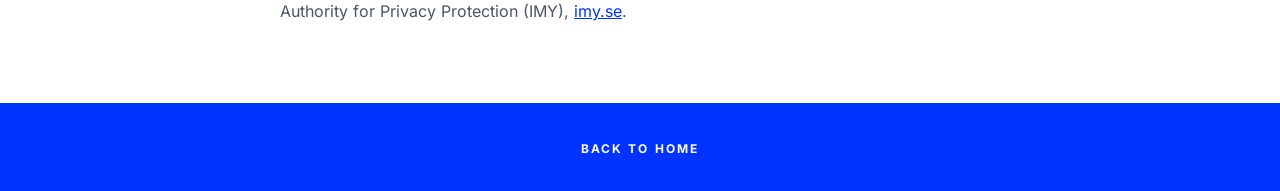
<file: privacy.html>
<!DOCTYPE html>
<html lang="en">

<head>
    <meta charset="UTF-8">
    <meta name="viewport" content="width=device-width, initial-scale=1.0">
    <link rel="icon" href="/favicon.svg" type="image/svg+xml">
    <link rel="icon" href="/favicon.ico" sizes="32x32">
    <link rel="apple-touch-icon" href="/apple-touch-icon.png">
    <link rel="manifest" href="/site.webmanifest">
    <meta name="theme-color" content="#0033FF">
    <meta name="robots" content="noindex">
    <title>Privacy policy | Nordic Circular Investments</title>
    <link rel="stylesheet" href="tailwind.css">
    <style>
        body {
            font-family: 'Inter', sans-serif;
        }
    </style>
</head>

<body class="bg-white text-gray-900">
    <header class="flex h-20 items-center justify-between bg-[#0033FF] px-6 md:px-12">
        <a href="index.html" aria-label="Back to home">
            <img src="images/frombelieftobankability_logo_cropped.png" alt="From Belief to Bankability" class="h-10 w-auto object-contain">
        </a>
    </header>

    <main class="mx-auto max-w-3xl px-6 py-12 md:py-20">
        <p class="mb-3 text-[10px] font-bold uppercase tracking-[0.14em] text-[#0033FF]">Last updated 25 October 2026</p>
        <h1 class="text-3xl font-semibold leading-tight md:text-5xl">Privacy policy</h1>
        <p class="mt-6 text-sm leading-relaxed text-gray-600 md:text-base">
            This policy explains how we handle personal data when you visit this website or request a case PDF, sign up or register for an event through it.
        </p>

        <h2 class="mt-10 text-xl font-semibold md:text-2xl">Who is responsible</h2>
        <p class="mt-3 text-sm leading-relaxed text-gray-600 md:text-base">
            The data controller is the organisation behind this website, organisation number 559369-8854.
            Questions about your personal data can be sent to
            <a href="mailto:info@fundforward.se" class="text-[#0033FF] underline">info@fundforward.se</a>.
        </p>

        <h2 class="mt-10 text-xl font-semibold md:text-2xl">What we collect</h2>
        <ul class="mt-3 list-disc space-y-2 pl-5 text-sm leading-relaxed text-gray-600 md:text-base">
            <li>The details you enter in our forms: your name, your business and your email address.</li>
            <li>Which case you requested, so we know what you are interested in.</li>
            <li>Technical data such as your IP address and the time of the request, which our hosting provider processes in order to deliver the website and receive form submissions.</li>
        </ul>

        <h2 class="mt-10 text-xl font-semibold md:text-2xl">Why we use your data</h2>
        <ul class="mt-3 list-disc space-y-2 pl-5 text-sm leading-relaxed text-gray-600 md:text-base">
            <li>To provide the case PDF you asked for and to follow up on your interest in the Nordic Circular Investments cases.</li>
            <li>To invite you to events.</li>
            <li>To operate and secure the website.</li>
        </ul>
        <p class="mt-3 text-sm leading-relaxed text-gray-600 md:text-base">
            Our legal basis is your consent when you submit a form (GDPR Article 6(1)(a)), and our legitimate interest in running and securing the website (Article 6(1)(f)).
            You can withdraw your consent at any time. This does not affect processing that happened before.
        </p>

        <h2 class="mt-10 text-xl font-semibold md:text-2xl">How long we keep it</h2>
        <p class="mt-3 text-sm leading-relaxed text-gray-600 md:text-base">
            We keep the details you submit for 24 months, then delete them. You can ask us to delete them sooner.
        </p>

        <h2 class="mt-10 text-xl font-semibold md:text-2xl">Who receives your data</h2>
        <p class="mt-3 text-sm leading-relaxed text-gray-600 md:text-base">
            The website is hosted by Netlify, Inc., which also receives and stores form submissions on our behalf. Netlify may process data outside the EU/EEA, in which case it relies on safeguards such as the EU Standard Contractual Clauses.
            We do not sell your data and do not share it with anyone else, except when the law requires it.
        </p>
        <p class="mt-3 text-sm leading-relaxed text-gray-600 md:text-base">
            Some pages link to external services, for example Zoom for our online events. When you follow such a link you leave this website, and the service's own privacy policy applies.
        </p>

        <h2 class="mt-10 text-xl font-semibold md:text-2xl">Cookies</h2>
        <p class="mt-3 text-sm leading-relaxed text-gray-600 md:text-base">
            This website does not set cookies and does not use analytics, advertising or tracking tools. Fonts and styles are served from our own site, so your browser does not contact third parties when you view the pages.
        </p>

        <h2 class="mt-10 text-xl font-semibold md:text-2xl">Your rights</h2>
        <p class="mt-3 text-sm leading-relaxed text-gray-600 md:text-base">
            You have the right to access your data, have it corrected or deleted, restrict or object to its processing, and receive it in a portable format. Contact us at
            <a href="mailto:info@fundforward.se" class="text-[#0033FF] underline">info@fundforward.se</a>
            to use these rights.
            If you believe we handle your data incorrectly, you can complain to the Swedish Authority for Privacy Protection (IMY),
            <a href="https://www.imy.se" class="text-[#0033FF] underline" target="_blank" rel="noopener">imy.se</a>.
        </p>
    </main>

    <footer class="bg-[#0033FF] px-6 py-8 text-center text-white">
        <a href="index.html" class="text-xs font-bold uppercase tracking-[0.18em] hover:opacity-70">Back to home</a>
    </footer>
</body>

</html>
</file>
<file: site-header.css>
site-header {
    display: block;
}

.zoom-btn {
    display: inline-flex;
    align-items: center;
    gap: 0.5rem;
    padding: 0.55rem 1rem;
    border-radius: 9999px;
    background: #0b5cff;
    color: #fff;
    font-weight: 700;
    letter-spacing: 0.08em;
    text-transform: none;
    white-space: nowrap;
    box-shadow: 0 2px 8px rgba(11, 92, 255, 0.35);
    transition: background 0.2s;
}

.zoom-btn:hover {
    background: #0a4fe0;
}

.zoom-btn[hidden] {
    display: none;
}

.zoom-btn__icon {
    width: 1.25em;
    height: 1.25em;
}

.zoom-btn--floating {
    transition: opacity 0.25s, transform 0.25s, background 0.2s;
}

.zoom-btn--floating.zoom-btn--away {
    opacity: 0;
    transform: translateY(12px);
    pointer-events: none;
}

.zoom-btn--floating {
    position: fixed;
    right: 16px;
    bottom: 16px;
    z-index: 40;
    max-width: calc(100vw - 2rem);
    white-space: normal;
    font-size: 13px;
    letter-spacing: 0.02em;
    box-shadow: 0 6px 20px rgba(0, 0, 0, 0.3);
}

@media (max-width: 767px) {
    .zoom-btn--floating {
        left: 16px;
        justify-content: center;
    }
}

.zoom-btn--large {
    max-width: calc(100vw - 3rem);
    white-space: normal;
    text-align: center;
    justify-content: center;
    font-size: 1rem;
    padding: 0.8rem 1.6rem;
    letter-spacing: 0.04em;
}

@media (min-width: 768px) {
    .diagonal-pil {
        position: fixed;
        left: 24px;
        top: 48px;
        z-index: 60;
    }
}

@media (max-width: 767px) {
    .diagonal-pil {
        position: absolute;
        left: 16px;
        top: 16px;
        z-index: 60;
    }
}
html, body {
    overflow-x: clip;
    max-width: 100%;
}
#site-mobile-menu.translate-x-full {
    visibility: hidden;
}
#site-mobile-menu {
    transition: transform 0.3s, visibility 0s;
}
</file>
